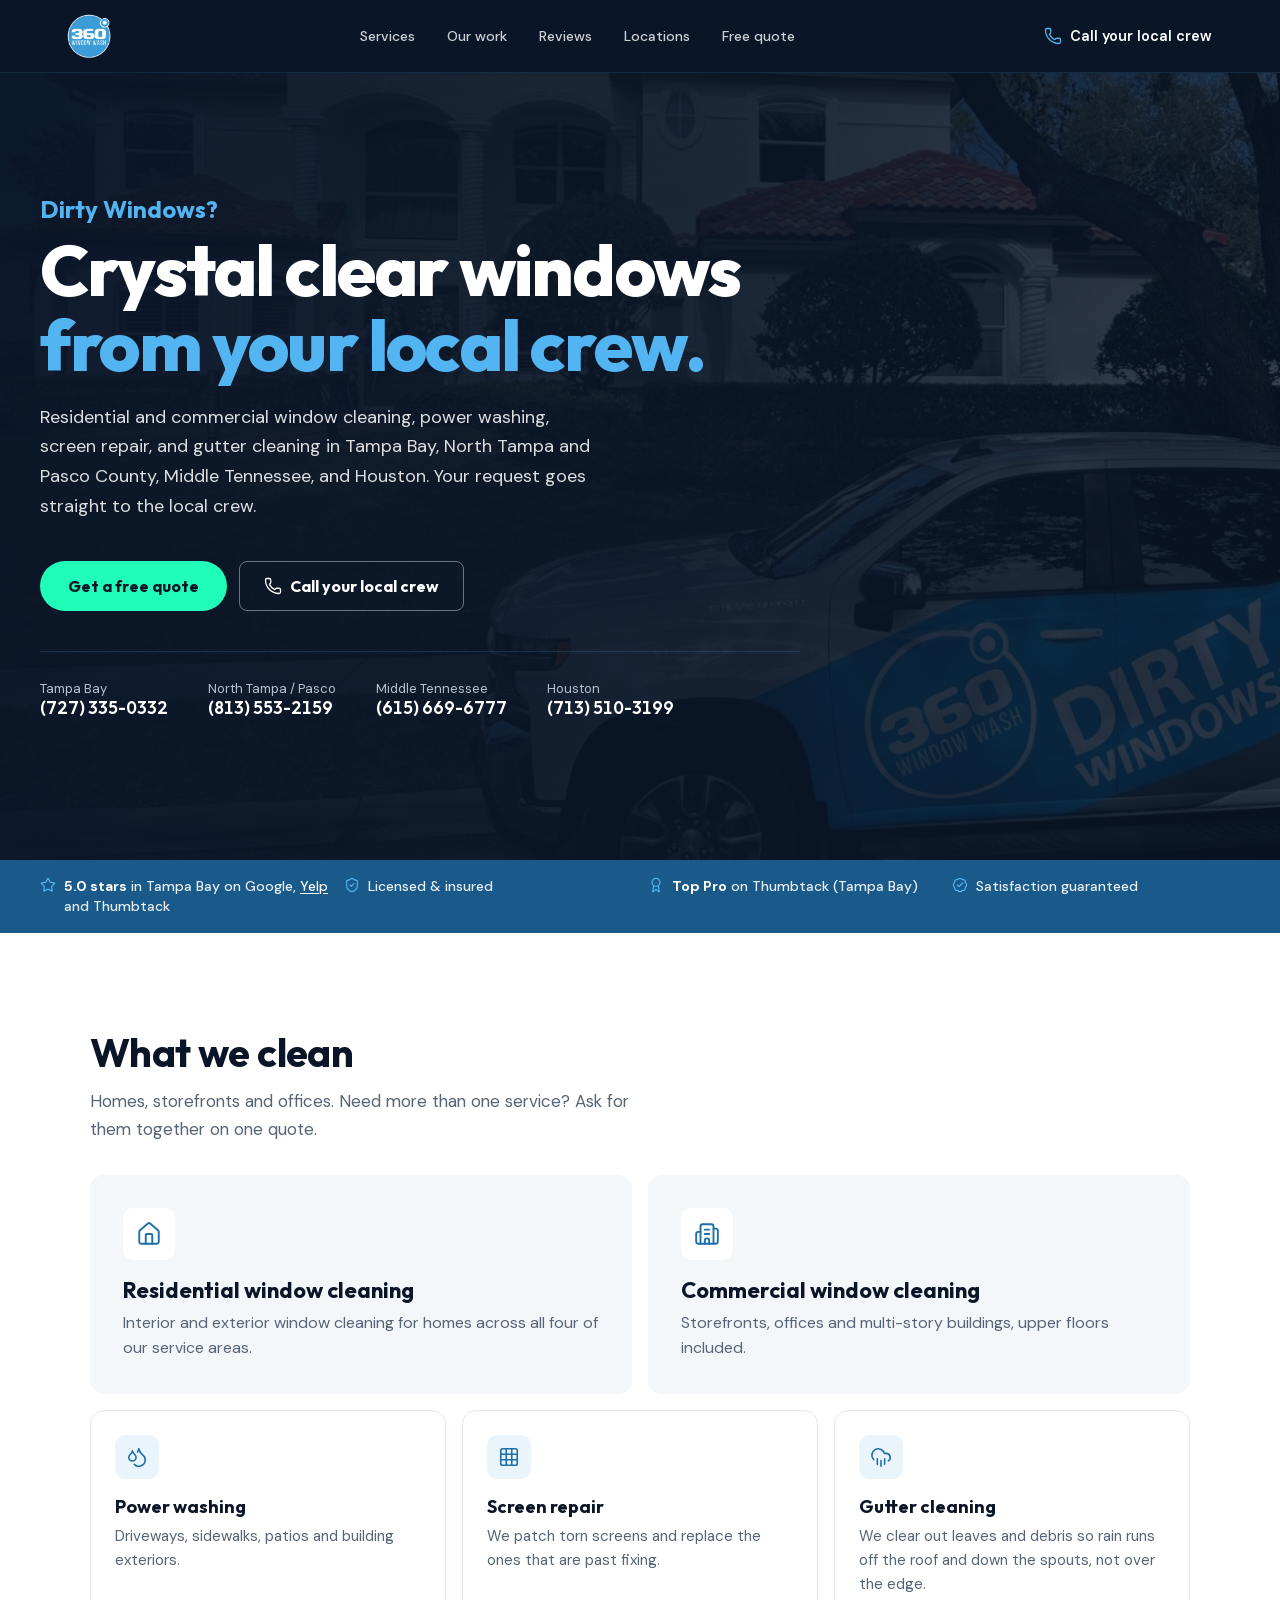
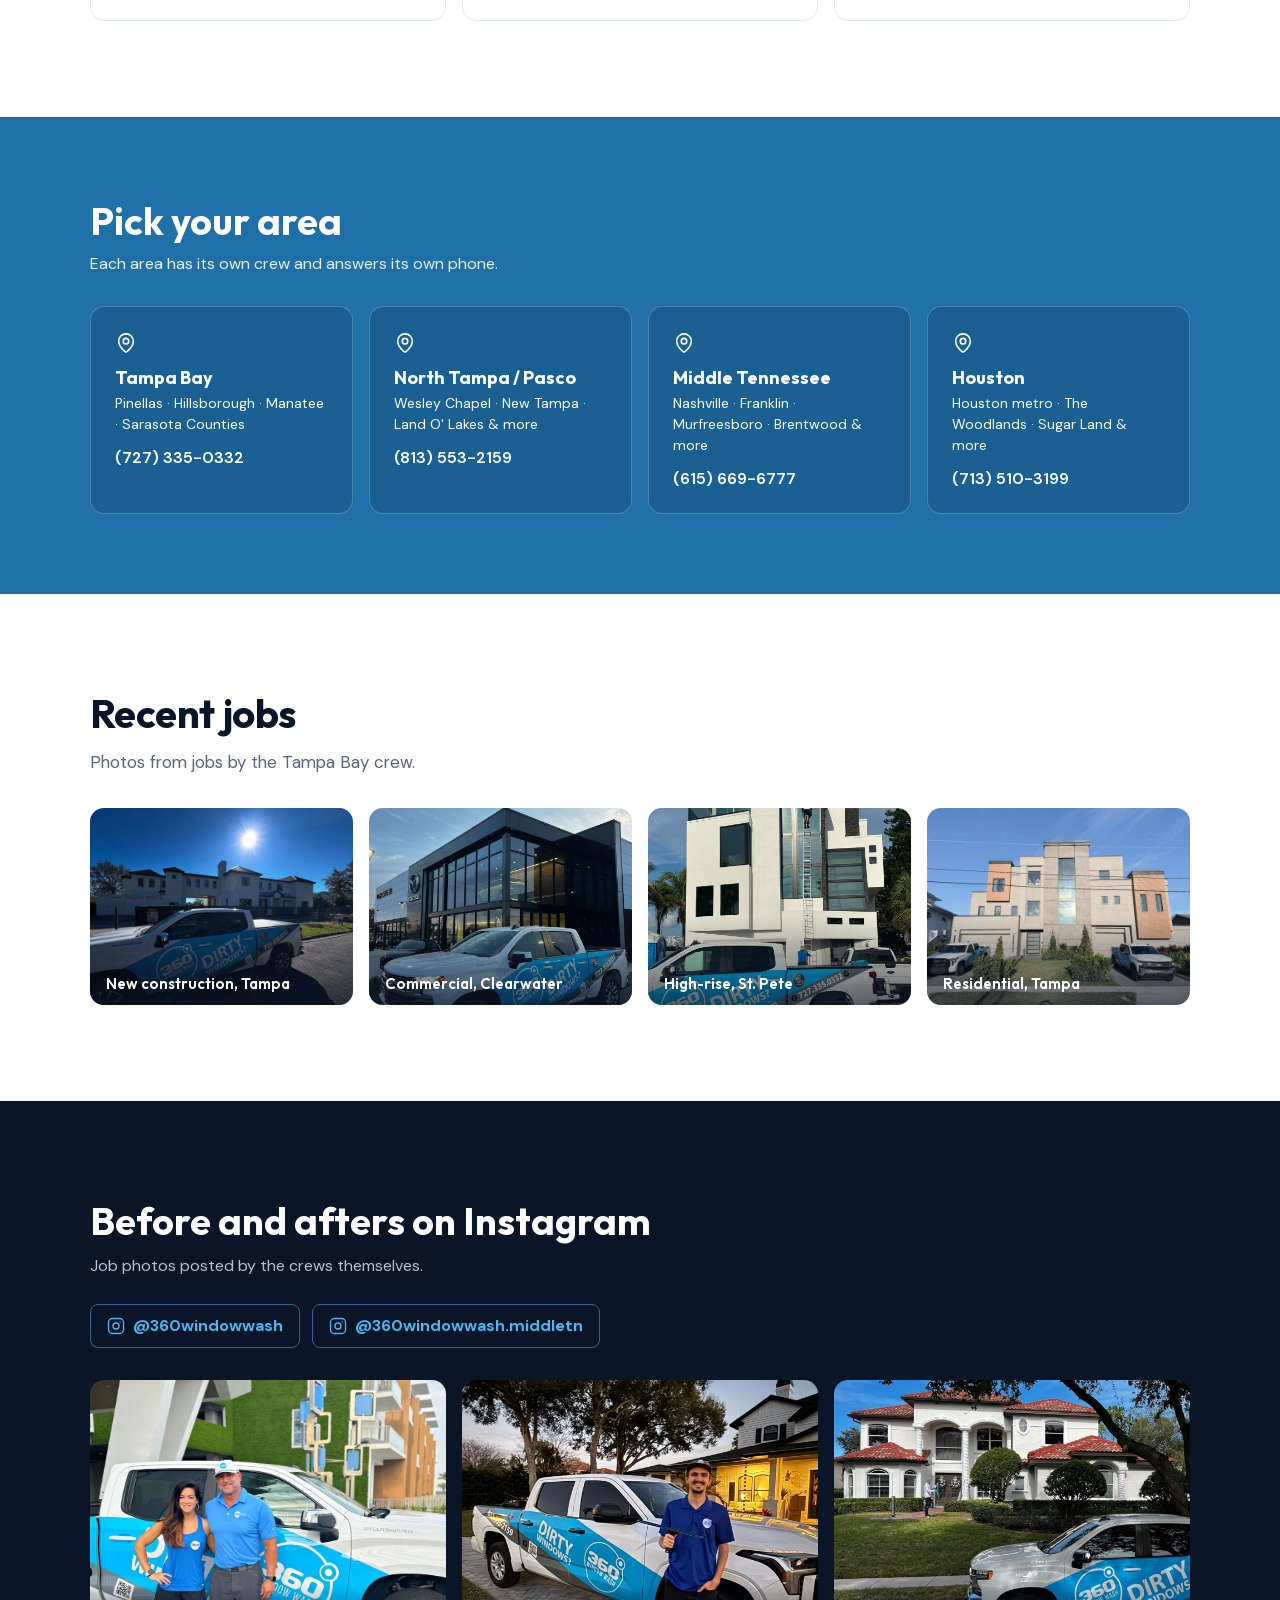
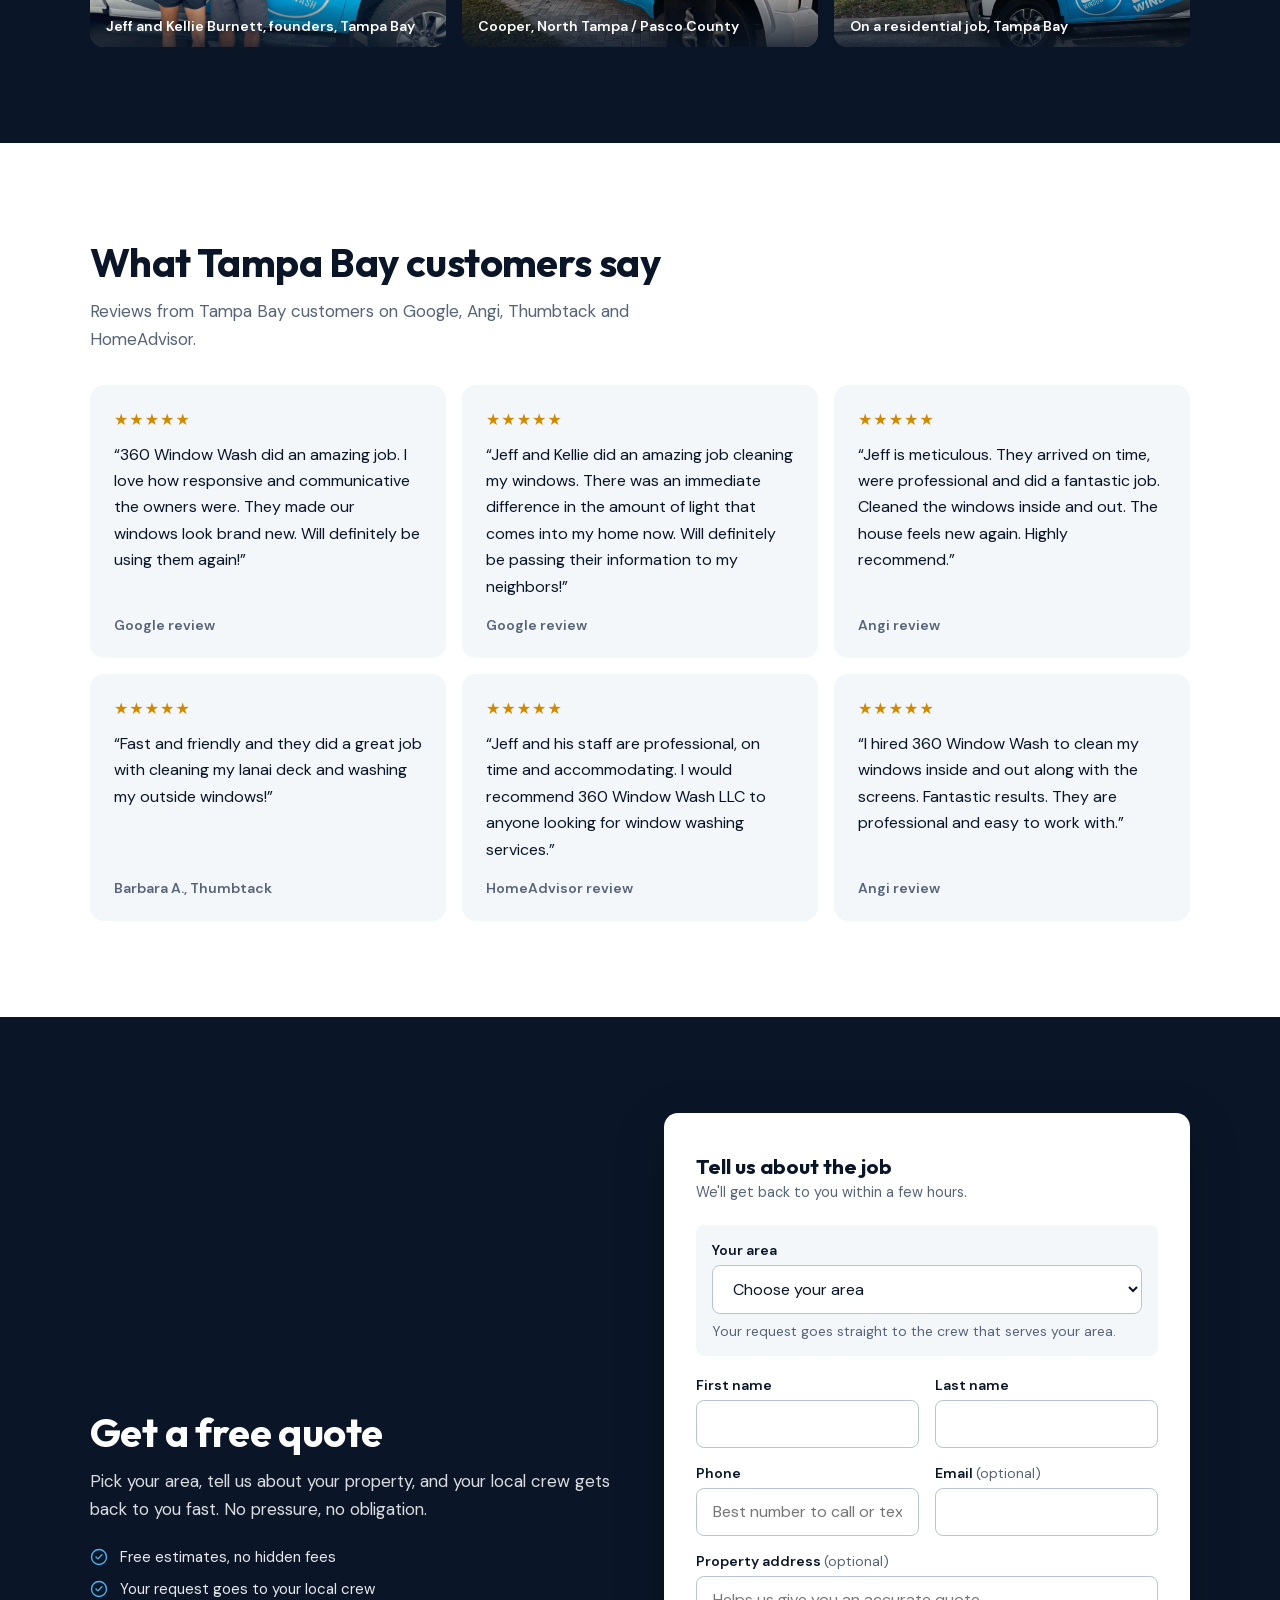
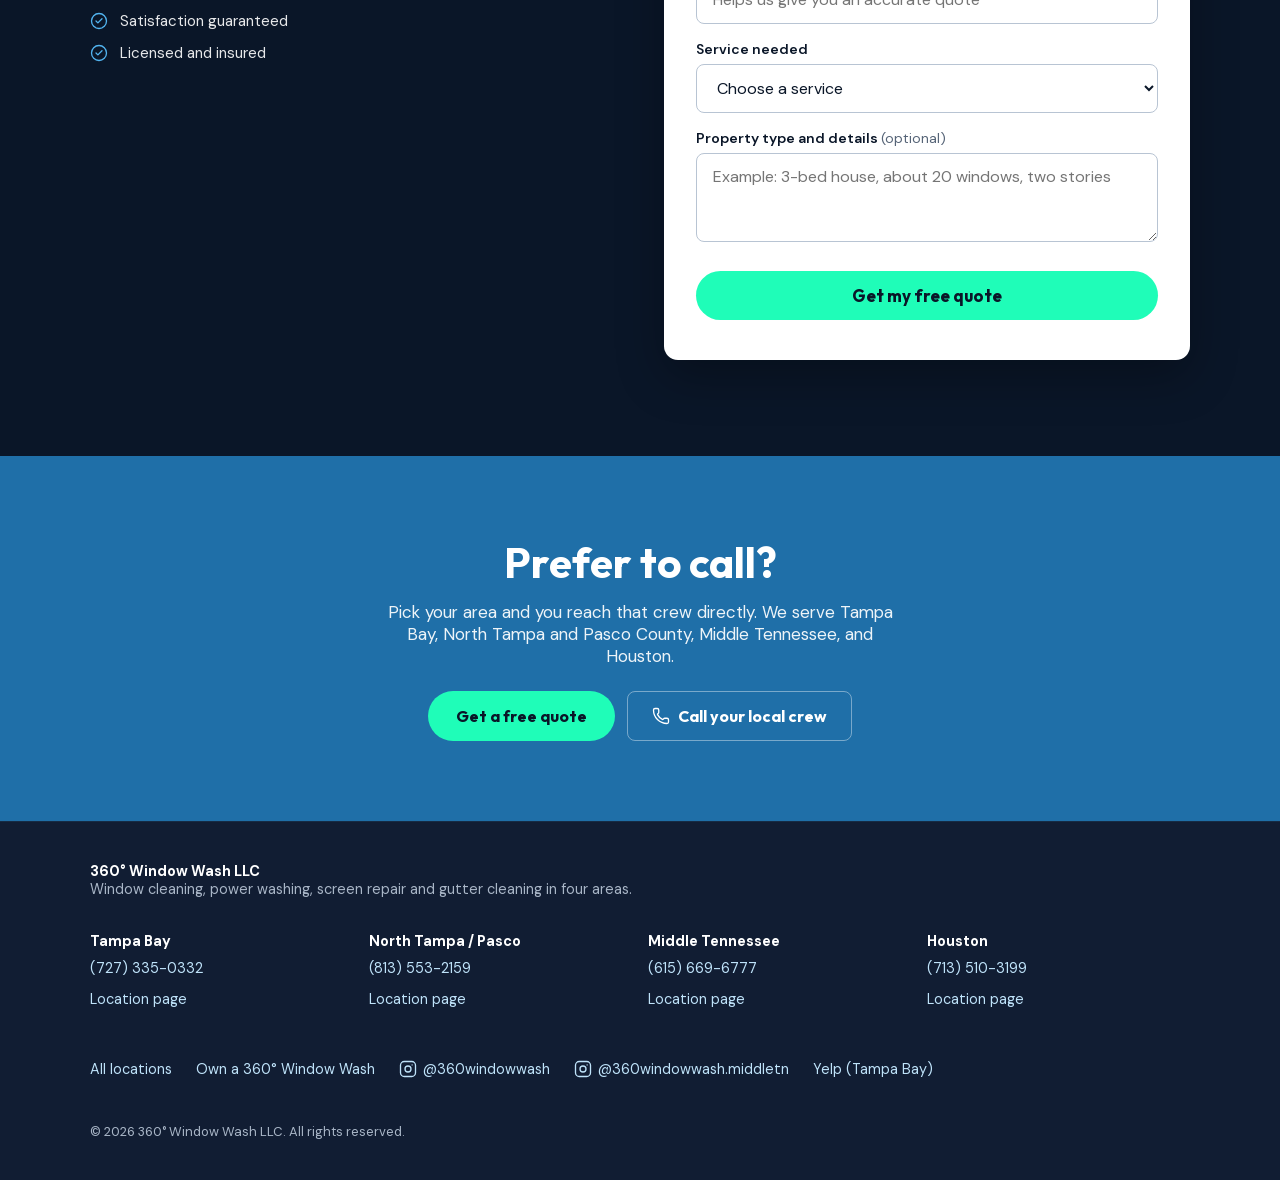
<file: index.html>
<!DOCTYPE html>
<html lang="en">
<head>
<meta charset="UTF-8">
<meta name="viewport" content="width=device-width, initial-scale=1.0">
<title>360° Window Wash | Window Cleaning in Tampa Bay, North Tampa, Nashville and Houston</title>
<meta name="description" content="Window cleaning, power washing, screen repair and gutter cleaning from local 360° crews in Tampa Bay, North Tampa and Pasco County, Middle Tennessee and Houston. Free quotes.">
<link rel="canonical" href="https://360windowwash.com/">
<meta property="og:title" content="360° Window Wash | Window Cleaning in Tampa Bay, North Tampa, Nashville and Houston">
<meta property="og:description" content="Window cleaning, power washing, screen repair and gutter cleaning from local 360° crews in Tampa Bay, North Tampa and Pasco County, Middle Tennessee and Houston. Free quotes.">
<meta property="og:type" content="website">
<meta property="og:url" content="https://360windowwash.com/">
<meta property="og:image" content="https://360windowwash.com/logo-full.png">
<meta name="twitter:card" content="summary_large_image">
<meta name="twitter:image" content="https://360windowwash.com/logo-full.png">
<meta name="theme-color" content="#0a1628">
<link rel="icon" type="image/png" href="/logo.png">
<link rel="apple-touch-icon" href="/logo.png">
<link rel="preload" href="/fonts/outfit-latin.woff2" as="font" type="font/woff2" crossorigin>
<link rel="preload" href="/fonts/dm-sans-latin.woff2" as="font" type="font/woff2" crossorigin>
<link rel="stylesheet" href="/assets/site.css">
<script type="application/ld+json">{"@context": "https://schema.org", "@type": "Organization", "name": "360° Window Wash LLC", "url": "https://360windowwash.com/", "logo": "https://360windowwash.com/logo-full.png", "sameAs": ["https://www.instagram.com/360windowwash", "https://www.instagram.com/360windowwash.middletn/", "https://www.yelp.com/biz/360-window-wash-pinellas-park-2"], "department": [{"@type": "HomeAndConstructionBusiness", "name": "360° Window Wash Tampa Bay", "telephone": "(727) 335-0332", "url": "https://360windowwash.com/tampa-bay.html"}, {"@type": "HomeAndConstructionBusiness", "name": "360° Window Wash North Tampa & Pasco County", "telephone": "(813) 553-2159", "url": "https://360windowwash.com/north-central-florida.html"}, {"@type": "HomeAndConstructionBusiness", "name": "360° Window Wash Middle Tennessee", "telephone": "(615) 669-6777", "url": "https://360windowwash.com/middle-tennessee.html"}, {"@type": "HomeAndConstructionBusiness", "name": "360° Window Wash Houston", "telephone": "(713) 510-3199", "url": "https://360windowwash.com/houston.html"}]}</script>
</head>
<body>

<nav class="nav" aria-label="Main">
  <div class="nav-inner">
    <a href="/" aria-label="360° Window Wash home"><img src="/logo-full.webp" alt="360° Window Wash" class="nav-logo" width="58" height="48"></a>
    <div class="nav-links">
      <a href="#services">Services</a>
      <a href="#gallery">Our work</a>
      <a href="#reviews">Reviews</a>
      <a href="/locations.html">Locations</a>
      <a href="#quote">Free quote</a>
    </div>
    <div class="nav-right">
      <button type="button" class="nav-phone" data-call-picker aria-haspopup="dialog"><svg class="icon" xmlns="http://www.w3.org/2000/svg" viewBox="0 0 24 24" fill="none" stroke="currentColor" stroke-width="1.75" stroke-linecap="round" stroke-linejoin="round" aria-hidden="true"><path d="M13.832 16.568a1 1 0 0 0 1.213-.303l.355-.465A2 2 0 0 1 17 15h3a2 2 0 0 1 2 2v3a2 2 0 0 1-2 2A18 18 0 0 1 2 4a2 2 0 0 1 2-2h3a2 2 0 0 1 2 2v3a2 2 0 0 1-.8 1.6l-.468.351a1 1 0 0 0-.292 1.233 14 14 0 0 0 6.392 6.384"/></svg><span>Call <span class="label-long">your local crew</span></span></button>
      <button class="nav-hamburger" id="hamburger" aria-label="Menu" aria-expanded="false" aria-controls="mobileMenu">
        <span class="bars" aria-hidden="true"><span></span><span></span><span></span></span>Menu
      </button>
    </div>
  </div>
</nav>
<div class="mobile-menu" id="mobileMenu">
  <a href="#services">Services</a>
  <a href="#gallery">Our work</a>
  <a href="#reviews">Reviews</a>
  <a href="/locations.html">Locations</a>
  <a href="#quote">Free quote</a>
  <a href="/franchise.html">Own a 360° Window Wash</a>
  <button type="button" class="mobile-cta" data-call-picker aria-haspopup="dialog">Call your local crew</button>
</div>

<section class="hero">
  <img class="hero-bg" src="/hero-home.jpg" srcset="/hero-home-760.jpg 760w, /hero-home.jpg 1260w" sizes="100vw" alt="" width="1260" height="1100" fetchpriority="high">
  <div class="hero-scrim"></div>
  <div class="hero-wrap">
    <div class="hero-inner">
      <div class="hero-tagline">Dirty Windows?</div>
      <h1>Crystal clear windows<br><span>from your local crew.</span></h1>
      <p>Residential and commercial window cleaning, power washing, screen repair, and gutter cleaning in Tampa Bay, North Tampa and Pasco County, Middle Tennessee, and Houston. Your request goes straight to the local crew.</p>
      <div class="hero-btns">
        <a href="#quote" class="btn btn-accent">Get a free quote</a>
        <button type="button" class="btn btn-glass" data-call-picker aria-haspopup="dialog"><svg class="icon" xmlns="http://www.w3.org/2000/svg" viewBox="0 0 24 24" fill="none" stroke="currentColor" stroke-width="1.75" stroke-linecap="round" stroke-linejoin="round" aria-hidden="true"><path d="M13.832 16.568a1 1 0 0 0 1.213-.303l.355-.465A2 2 0 0 1 17 15h3a2 2 0 0 1 2 2v3a2 2 0 0 1-2 2A18 18 0 0 1 2 4a2 2 0 0 1 2-2h3a2 2 0 0 1 2 2v3a2 2 0 0 1-.8 1.6l-.468.351a1 1 0 0 0-.292 1.233 14 14 0 0 0 6.392 6.384"/></svg>Call your local crew</button>
      </div>
      <div class="hero-areas" aria-label="Call a location directly"><a href="tel:+17273350332"><span class="area">Tampa Bay</span><span class="num">(727) 335-0332</span></a><a href="tel:+18135532159"><span class="area">North Tampa / Pasco</span><span class="num">(813) 553-2159</span></a><a href="tel:+16156696777"><span class="area">Middle Tennessee</span><span class="num">(615) 669-6777</span></a><a href="tel:+17135103199"><span class="area">Houston</span><span class="num">(713) 510-3199</span></a></div>
    </div>
  </div>
</section>

<div class="trust-bar">
  <div class="trust-inner">
    <div><svg class="icon" xmlns="http://www.w3.org/2000/svg" viewBox="0 0 24 24" fill="none" stroke="currentColor" stroke-width="1.75" stroke-linecap="round" stroke-linejoin="round" aria-hidden="true"><path d="M11.525 2.295a.53.53 0 0 1 .95 0l2.31 4.679a2.123 2.123 0 0 0 1.595 1.16l5.166.756a.53.53 0 0 1 .294.904l-3.736 3.638a2.123 2.123 0 0 0-.611 1.878l.882 5.14a.53.53 0 0 1-.771.56l-4.618-2.428a2.122 2.122 0 0 0-1.973 0L6.396 21.01a.53.53 0 0 1-.77-.56l.881-5.139a2.122 2.122 0 0 0-.611-1.879L2.16 9.795a.53.53 0 0 1 .294-.906l5.165-.755a2.122 2.122 0 0 0 1.597-1.16z"/></svg><strong>5.0 stars</strong> in Tampa Bay on Google, <a href="https://www.yelp.com/biz/360-window-wash-pinellas-park-2" target="_blank" rel="noopener">Yelp</a> and Thumbtack</div>
    <div><svg class="icon" xmlns="http://www.w3.org/2000/svg" viewBox="0 0 24 24" fill="none" stroke="currentColor" stroke-width="1.75" stroke-linecap="round" stroke-linejoin="round" aria-hidden="true"><path d="M20 13c0 5-3.5 7.5-7.66 8.95a1 1 0 0 1-.67-.01C7.5 20.5 4 18 4 13V6a1 1 0 0 1 1-1c2 0 4.5-1.2 6.24-2.72a1.17 1.17 0 0 1 1.52 0C14.51 3.81 17 5 19 5a1 1 0 0 1 1 1z"/><path d="m9 12 2 2 4-4"/></svg>Licensed &amp; insured</div>
    <div><svg class="icon" xmlns="http://www.w3.org/2000/svg" viewBox="0 0 24 24" fill="none" stroke="currentColor" stroke-width="1.75" stroke-linecap="round" stroke-linejoin="round" aria-hidden="true"><path d="m15.477 12.89 1.515 8.526a.5.5 0 0 1-.81.47l-3.58-2.687a1 1 0 0 0-1.197 0l-3.586 2.686a.5.5 0 0 1-.81-.469l1.514-8.526"/><circle cx="12" cy="8" r="6"/></svg><strong>Top Pro</strong> on Thumbtack (Tampa Bay)</div>
    <div><svg class="icon" xmlns="http://www.w3.org/2000/svg" viewBox="0 0 24 24" fill="none" stroke="currentColor" stroke-width="1.75" stroke-linecap="round" stroke-linejoin="round" aria-hidden="true"><path d="M3.85 8.62a4 4 0 0 1 4.78-4.77 4 4 0 0 1 6.74 0 4 4 0 0 1 4.78 4.78 4 4 0 0 1 0 6.74 4 4 0 0 1-4.77 4.78 4 4 0 0 1-6.75 0 4 4 0 0 1-4.78-4.77 4 4 0 0 1 0-6.76Z"/><path d="m16 9-5.5 5.5L8 12"/></svg>Satisfaction guaranteed</div>
  </div>
</div>

<section id="services" class="services-section">
  <div class="section-inner">
    <h2 class="section-title">What we clean</h2>
    <p class="section-desc">Homes, storefronts and offices. Need more than one service? Ask for them together on one quote.</p>
    <div class="services-grid">
      <div class="service-card lead">
        <div class="service-icon"><svg class="icon" xmlns="http://www.w3.org/2000/svg" viewBox="0 0 24 24" fill="none" stroke="currentColor" stroke-width="1.75" stroke-linecap="round" stroke-linejoin="round" aria-hidden="true"><path d="M15 21v-8a1 1 0 0 0-1-1h-4a1 1 0 0 0-1 1v8"/><path d="M3 10a2 2 0 0 1 .709-1.528l7-6a2 2 0 0 1 2.582 0l7 6A2 2 0 0 1 21 10v9a2 2 0 0 1-2 2H5a2 2 0 0 1-2-2z"/></svg></div>
        <h3>Residential window cleaning</h3>
        <p>Interior and exterior window cleaning for homes across all four of our service areas.</p>
      </div>
      <div class="service-card lead">
        <div class="service-icon"><svg class="icon" xmlns="http://www.w3.org/2000/svg" viewBox="0 0 24 24" fill="none" stroke="currentColor" stroke-width="1.75" stroke-linecap="round" stroke-linejoin="round" aria-hidden="true"><path d="M10 12h4"/><path d="M10 8h4"/><path d="M14 21v-3a2 2 0 0 0-4 0v3"/><path d="M6 10H4a2 2 0 0 0-2 2v7a2 2 0 0 0 2 2h16a2 2 0 0 0 2-2V9a2 2 0 0 0-2-2h-2"/><path d="M6 21V5a2 2 0 0 1 2-2h8a2 2 0 0 1 2 2v16"/></svg></div>
        <h3>Commercial window cleaning</h3>
        <p>Storefronts, offices and multi-story buildings, upper floors included.</p>
      </div>
      <div class="service-card">
        <div class="service-icon"><svg class="icon" xmlns="http://www.w3.org/2000/svg" viewBox="0 0 24 24" fill="none" stroke="currentColor" stroke-width="1.75" stroke-linecap="round" stroke-linejoin="round" aria-hidden="true"><path d="M7 16.3c2.2 0 4-1.83 4-4.05 0-1.16-.57-2.26-1.71-3.19S7.29 6.75 7 5.3c-.29 1.45-1.14 2.84-2.29 3.76S3 11.1 3 12.25c0 2.22 1.8 4.05 4 4.05z"/><path d="M12.56 6.6A10.97 10.97 0 0 0 14 3.02c.5 2.5 2 4.9 4 6.5s3 3.5 3 5.5a6.98 6.98 0 0 1-11.91 4.97"/></svg></div>
        <h3>Power washing</h3>
        <p>Driveways, sidewalks, patios and building exteriors.</p>
      </div>
      <div class="service-card">
        <div class="service-icon"><svg class="icon" xmlns="http://www.w3.org/2000/svg" viewBox="0 0 24 24" fill="none" stroke="currentColor" stroke-width="1.75" stroke-linecap="round" stroke-linejoin="round" aria-hidden="true"><rect width="18" height="18" x="3" y="3" rx="2"/><path d="M3 9h18"/><path d="M3 15h18"/><path d="M9 3v18"/><path d="M15 3v18"/></svg></div>
        <h3>Screen repair</h3>
        <p>We patch torn screens and replace the ones that are past fixing.</p>
      </div>
      <div class="service-card">
        <div class="service-icon"><svg class="icon" xmlns="http://www.w3.org/2000/svg" viewBox="0 0 24 24" fill="none" stroke="currentColor" stroke-width="1.75" stroke-linecap="round" stroke-linejoin="round" aria-hidden="true"><path d="M4 14.899A7 7 0 1 1 15.71 8h1.79a4.5 4.5 0 0 1 2.5 8.242"/><path d="M16 14v6"/><path d="M8 14v6"/><path d="M12 16v6"/></svg></div>
        <h3>Gutter cleaning</h3>
        <p>We clear out leaves and debris so rain runs off the roof and down the spouts, not over the edge.</p>
      </div>
    </div>
  </div>
</section>

<section class="counties-section" aria-labelledby="areasTitle">
  <div class="counties-inner">
    <h2 id="areasTitle">Pick your area</h2>
    <p>Each area has its own crew and answers its own phone.</p>
    <div class="counties-grid">
      <a href="/tampa-bay.html" class="county-card">
        <div class="county-icon"><svg class="icon" xmlns="http://www.w3.org/2000/svg" viewBox="0 0 24 24" fill="none" stroke="currentColor" stroke-width="1.75" stroke-linecap="round" stroke-linejoin="round" aria-hidden="true"><path d="M20 10c0 4.993-5.539 10.193-7.399 11.799a1 1 0 0 1-1.202 0C9.539 20.193 4 14.993 4 10a8 8 0 0 1 16 0"/><circle cx="12" cy="10" r="3"/></svg></div>
        <h3>Tampa Bay</h3>
        <p>Pinellas · Hillsborough · Manatee · Sarasota Counties</p>
        <span class="county-phone">(727) 335-0332</span>
      </a>
      <a href="/north-central-florida.html" class="county-card">
        <div class="county-icon"><svg class="icon" xmlns="http://www.w3.org/2000/svg" viewBox="0 0 24 24" fill="none" stroke="currentColor" stroke-width="1.75" stroke-linecap="round" stroke-linejoin="round" aria-hidden="true"><path d="M20 10c0 4.993-5.539 10.193-7.399 11.799a1 1 0 0 1-1.202 0C9.539 20.193 4 14.993 4 10a8 8 0 0 1 16 0"/><circle cx="12" cy="10" r="3"/></svg></div>
        <h3>North Tampa / Pasco</h3>
        <p>Wesley Chapel · New Tampa · Land O' Lakes &amp; more</p>
        <span class="county-phone">(813) 553-2159</span>
      </a>
      <a href="/middle-tennessee.html" class="county-card">
        <div class="county-icon"><svg class="icon" xmlns="http://www.w3.org/2000/svg" viewBox="0 0 24 24" fill="none" stroke="currentColor" stroke-width="1.75" stroke-linecap="round" stroke-linejoin="round" aria-hidden="true"><path d="M20 10c0 4.993-5.539 10.193-7.399 11.799a1 1 0 0 1-1.202 0C9.539 20.193 4 14.993 4 10a8 8 0 0 1 16 0"/><circle cx="12" cy="10" r="3"/></svg></div>
        <h3>Middle Tennessee</h3>
        <p>Nashville · Franklin · Murfreesboro · Brentwood &amp; more</p>
        <span class="county-phone">(615) 669-6777</span>
      </a>
      <a href="/houston.html" class="county-card">
        <div class="county-icon"><svg class="icon" xmlns="http://www.w3.org/2000/svg" viewBox="0 0 24 24" fill="none" stroke="currentColor" stroke-width="1.75" stroke-linecap="round" stroke-linejoin="round" aria-hidden="true"><path d="M20 10c0 4.993-5.539 10.193-7.399 11.799a1 1 0 0 1-1.202 0C9.539 20.193 4 14.993 4 10a8 8 0 0 1 16 0"/><circle cx="12" cy="10" r="3"/></svg></div>
        <h3>Houston</h3>
        <p>Houston metro · The Woodlands · Sugar Land &amp; more</p>
        <span class="county-phone">(713) 510-3199</span>
      </a>
    </div>
  </div>
</section>

<section id="gallery" class="gallery-section">
  <div class="section-inner">
    <h2 class="section-title">Recent jobs</h2>
    <p class="section-desc">Photos from jobs by the Tampa Bay crew.</p>
    <div class="gallery-grid">
      <figure class="gallery-item">
        <img src="/work-1.jpg" alt="New construction window cleaning" loading="lazy" width="640" height="480">
        <figcaption class="gallery-label">New construction, Tampa</figcaption>
      </figure>
      <figure class="gallery-item">
        <img src="/commercial-1.jpg" alt="Commercial window cleaning at a Clearwater dealership" loading="lazy" width="640" height="480">
        <figcaption class="gallery-label">Commercial, Clearwater</figcaption>
      </figure>
      <figure class="gallery-item">
        <img src="/work-action.jpg" alt="Crew on a ladder cleaning windows on a four-story home" loading="lazy" width="640" height="480">
        <figcaption class="gallery-label">High-rise, St. Pete</figcaption>
      </figure>
      <figure class="gallery-item">
        <img src="/residential-1.jpg" alt="Two 360 trucks outside a modern home after a window cleaning" loading="lazy" width="640" height="480">
        <figcaption class="gallery-label">Residential, Tampa</figcaption>
      </figure>
    </div>
  </div>
</section>

<section class="instagram-section">
  <div class="instagram-inner">
    <h2>Before and afters on Instagram</h2>
    <p>Job photos posted by the crews themselves.</p>
    <div class="insta-handles">
      <a href="https://www.instagram.com/360windowwash" target="_blank" rel="noopener" class="insta-handle"><svg class="icon" xmlns="http://www.w3.org/2000/svg" viewBox="0 0 24 24" fill="none" stroke="currentColor" stroke-width="1.75" stroke-linecap="round" stroke-linejoin="round" aria-hidden="true"><rect width="20" height="20" x="2" y="2" rx="5"/><circle cx="12" cy="12" r="4"/><line x1="17.5" x2="17.51" y1="6.5" y2="6.5"/></svg>@360windowwash</a>
      <a href="https://www.instagram.com/360windowwash.middletn/" target="_blank" rel="noopener" class="insta-handle"><svg class="icon" xmlns="http://www.w3.org/2000/svg" viewBox="0 0 24 24" fill="none" stroke="currentColor" stroke-width="1.75" stroke-linecap="round" stroke-linejoin="round" aria-hidden="true"><rect width="20" height="20" x="2" y="2" rx="5"/><circle cx="12" cy="12" r="4"/><line x1="17.5" x2="17.51" y1="6.5" y2="6.5"/></svg>@360windowwash.middletn</a>
    </div>
    <div class="photo-row">
      <figure><img src="/jeff-kellie.jpg" alt="Founders Jeff and Kellie Burnett next to a 360 Window Wash truck" loading="lazy" width="480" height="360"><figcaption>Jeff and Kellie Burnett, founders, Tampa Bay</figcaption></figure>
      <figure><img src="/cooper.jpg" alt="Cooper with his 360 Window Wash truck" loading="lazy" width="480" height="360"><figcaption>Cooper, North Tampa / Pasco County</figcaption></figure>
      <figure><img src="/hero-home.jpg" alt="A 360 Window Wash crew member cleaning a front door, with the truck parked out front" loading="lazy" width="1260" height="1100"><figcaption>On a residential job, Tampa Bay</figcaption></figure>
    </div>
  </div>
</section>

<section id="reviews" class="reviews-section">
  <div class="section-inner">
    <h2 class="section-title">What Tampa Bay customers say</h2>
    <p class="section-desc">Reviews from Tampa Bay customers on Google, Angi, Thumbtack and HomeAdvisor.</p>
    <div class="reviews-grid">
      <figure class="review-card">
        <div class="review-stars" aria-label="5 out of 5 stars">★★★★★</div>
        <blockquote class="review-text">“360 Window Wash did an amazing job. I love how responsive and communicative the owners were. They made our windows look brand new. Will definitely be using them again!”</blockquote>
        <figcaption class="review-author">Google review</figcaption>
      </figure>
      <figure class="review-card">
        <div class="review-stars" aria-label="5 out of 5 stars">★★★★★</div>
        <blockquote class="review-text">“Jeff and Kellie did an amazing job cleaning my windows. There was an immediate difference in the amount of light that comes into my home now. Will definitely be passing their information to my neighbors!”</blockquote>
        <figcaption class="review-author">Google review</figcaption>
      </figure>
      <figure class="review-card">
        <div class="review-stars" aria-label="5 out of 5 stars">★★★★★</div>
        <blockquote class="review-text">“Jeff is meticulous. They arrived on time, were professional and did a fantastic job. Cleaned the windows inside and out. The house feels new again. Highly recommend.”</blockquote>
        <figcaption class="review-author">Angi review</figcaption>
      </figure>
      <figure class="review-card">
        <div class="review-stars" aria-label="5 out of 5 stars">★★★★★</div>
        <blockquote class="review-text">“Fast and friendly and they did a great job with cleaning my lanai deck and washing my outside windows!”</blockquote>
        <figcaption class="review-author">Barbara A., Thumbtack</figcaption>
      </figure>
      <figure class="review-card">
        <div class="review-stars" aria-label="5 out of 5 stars">★★★★★</div>
        <blockquote class="review-text">“Jeff and his staff are professional, on time and accommodating. I would recommend 360 Window Wash LLC to anyone looking for window washing services.”</blockquote>
        <figcaption class="review-author">HomeAdvisor review</figcaption>
      </figure>
      <figure class="review-card">
        <div class="review-stars" aria-label="5 out of 5 stars">★★★★★</div>
        <blockquote class="review-text">“I hired 360 Window Wash to clean my windows inside and out along with the screens. Fantastic results. They are professional and easy to work with.”</blockquote>
        <figcaption class="review-author">Angi review</figcaption>
      </figure>
    </div>
  </div>
</section>

<section id="quote" class="quote-section">
  <div class="section-inner">
    <div class="quote-inner">
      <div class="quote-text">
        <h2 class="section-title">Get a free quote</h2>
        <p class="section-desc">Pick your area, tell us about your property, and your local crew gets back to you fast. No pressure, no obligation.</p>
        <ul class="quote-features"><li class="quote-feat"><svg class="icon" xmlns="http://www.w3.org/2000/svg" viewBox="0 0 24 24" fill="none" stroke="currentColor" stroke-width="1.75" stroke-linecap="round" stroke-linejoin="round" aria-hidden="true"><circle cx="12" cy="12" r="10"/><path d="m16 9-5.5 5.5L8 12"/></svg>Free estimates, no hidden fees</li><li class="quote-feat"><svg class="icon" xmlns="http://www.w3.org/2000/svg" viewBox="0 0 24 24" fill="none" stroke="currentColor" stroke-width="1.75" stroke-linecap="round" stroke-linejoin="round" aria-hidden="true"><circle cx="12" cy="12" r="10"/><path d="m16 9-5.5 5.5L8 12"/></svg>Your request goes to your local crew</li><li class="quote-feat"><svg class="icon" xmlns="http://www.w3.org/2000/svg" viewBox="0 0 24 24" fill="none" stroke="currentColor" stroke-width="1.75" stroke-linecap="round" stroke-linejoin="round" aria-hidden="true"><circle cx="12" cy="12" r="10"/><path d="m16 9-5.5 5.5L8 12"/></svg>Satisfaction guaranteed</li><li class="quote-feat"><svg class="icon" xmlns="http://www.w3.org/2000/svg" viewBox="0 0 24 24" fill="none" stroke="currentColor" stroke-width="1.75" stroke-linecap="round" stroke-linejoin="round" aria-hidden="true"><circle cx="12" cy="12" r="10"/><path d="m16 9-5.5 5.5L8 12"/></svg>Licensed and insured</li></ul>
      </div>
      <div class="quote-form">
        <h3>Tell us about the job</h3>
        <p class="subtitle">We'll get back to you within a few hours.</p>
        <form data-quote-form>
          <div class="form-area">
            <div class="form-group" style="margin-bottom:0">
              <label for="qarea">Your area</label>
              <select id="qarea" name="area" required>
                <option value="">Choose your area</option>
                <option value="tampa-bay">Tampa Bay</option><option value="north-tampa-pasco">North Tampa & Pasco County</option><option value="middle-tennessee">Middle Tennessee (Nashville)</option><option value="houston">Houston</option>
                <option value="not-sure">Not sure / other</option>
              </select>
              <p class="hint" data-area-hint aria-live="polite">Your request goes straight to the crew that serves your area.</p>
            </div>
          </div>
          <div class="form-row">
            <div class="form-group"><label for="qfname">First name</label><input type="text" id="qfname" name="firstName" autocomplete="given-name" required></div>
            <div class="form-group"><label for="qlname">Last name</label><input type="text" id="qlname" name="lastName" autocomplete="family-name" required></div>
          </div>
          <div class="form-row">
            <div class="form-group"><label for="qphone">Phone</label><input type="tel" id="qphone" name="phone" placeholder="Best number to call or text" autocomplete="tel" required></div>
            <div class="form-group"><label for="qemail">Email <span class="opt">(optional)</span></label><input type="email" id="qemail" name="email" autocomplete="email"></div>
          </div>
          <div class="form-group">
            <label for="qaddress">Property address <span class="opt">(optional)</span></label>
            <input type="text" id="qaddress" name="address" autocomplete="street-address" placeholder="Helps us give you an accurate quote">
          </div>
          <div class="form-group">
            <label for="qservice">Service needed</label>
            <select id="qservice" name="service" required>
              <option value="">Choose a service</option>
              <option value="Residential Window Cleaning">Residential window cleaning</option>
              <option value="Commercial Window Cleaning">Commercial window cleaning</option>
              <option value="Power Washing">Power washing</option>
              <option value="Screen Repair">Screen repair or replacement</option>
              <option value="Gutter Cleaning">Gutter cleaning</option>
              <option value="Multiple Services">More than one service</option>
            </select>
          </div>
          <div class="form-group">
            <label for="qdetails">Property type and details <span class="opt">(optional)</span></label>
            <textarea id="qdetails" name="details" rows="3" placeholder="Example: 3-bed house, about 20 windows, two stories"></textarea>
          </div>
          <button type="submit" class="btn btn-submit">Get my free quote</button>
        </form>
        <div class="form-error" role="alert"></div>
        <div class="form-success" tabindex="-1">
          <svg class="icon" xmlns="http://www.w3.org/2000/svg" viewBox="0 0 24 24" fill="none" stroke="currentColor" stroke-width="1.75" stroke-linecap="round" stroke-linejoin="round" aria-hidden="true"><circle cx="12" cy="12" r="10"/><path d="m16 9-5.5 5.5L8 12"/></svg>
          <h3>Quote request received</h3>
          <p>We'll call you back within a few hours to talk about the job and give you a free estimate.</p>
        </div>
      </div>
    </div>
  </div>
</section>

<section class="cta-section">
  <h2>Prefer to call?</h2>
  <p>Pick your area and you reach that crew directly. We serve Tampa Bay, North Tampa and Pasco County, Middle Tennessee, and Houston.</p>
  <div class="cta-btns">
    <a href="#quote" class="btn btn-accent">Get a free quote</a>
    <button type="button" class="btn btn-glass" data-call-picker aria-haspopup="dialog"><svg class="icon" xmlns="http://www.w3.org/2000/svg" viewBox="0 0 24 24" fill="none" stroke="currentColor" stroke-width="1.75" stroke-linecap="round" stroke-linejoin="round" aria-hidden="true"><path d="M13.832 16.568a1 1 0 0 0 1.213-.303l.355-.465A2 2 0 0 1 17 15h3a2 2 0 0 1 2 2v3a2 2 0 0 1-2 2A18 18 0 0 1 2 4a2 2 0 0 1 2-2h3a2 2 0 0 1 2 2v3a2 2 0 0 1-.8 1.6l-.468.351a1 1 0 0 0-.292 1.233 14 14 0 0 0 6.392 6.384"/></svg>Call your local crew</button>
  </div>
</section>

<footer>
  <div class="footer-inner">
    <div><strong>360° Window Wash LLC</strong><br>Window cleaning, power washing, screen repair and gutter cleaning in four areas.</div>
    <div class="footer-locs">
      <div><strong>Tampa Bay</strong><br><a href="tel:+17273350332">(727) 335-0332</a><br><a href="/tampa-bay.html">Location page</a></div>
      <div><strong>North Tampa / Pasco</strong><br><a href="tel:+18135532159">(813) 553-2159</a><br><a href="/north-central-florida.html">Location page</a></div>
      <div><strong>Middle Tennessee</strong><br><a href="tel:+16156696777">(615) 669-6777</a><br><a href="/middle-tennessee.html">Location page</a></div>
      <div><strong>Houston</strong><br><a href="tel:+17135103199">(713) 510-3199</a><br><a href="/houston.html">Location page</a></div>
    </div>
    <div class="footer-links">
      <a href="/locations.html">All locations</a>
      <a href="/franchise.html">Own a 360° Window Wash</a>
      <a href="https://www.instagram.com/360windowwash" target="_blank" rel="noopener"><svg class="icon" xmlns="http://www.w3.org/2000/svg" viewBox="0 0 24 24" fill="none" stroke="currentColor" stroke-width="1.75" stroke-linecap="round" stroke-linejoin="round" aria-hidden="true"><rect width="20" height="20" x="2" y="2" rx="5"/><circle cx="12" cy="12" r="4"/><line x1="17.5" x2="17.51" y1="6.5" y2="6.5"/></svg>@360windowwash</a>
      <a href="https://www.instagram.com/360windowwash.middletn/" target="_blank" rel="noopener"><svg class="icon" xmlns="http://www.w3.org/2000/svg" viewBox="0 0 24 24" fill="none" stroke="currentColor" stroke-width="1.75" stroke-linecap="round" stroke-linejoin="round" aria-hidden="true"><rect width="20" height="20" x="2" y="2" rx="5"/><circle cx="12" cy="12" r="4"/><line x1="17.5" x2="17.51" y1="6.5" y2="6.5"/></svg>@360windowwash.middletn</a>
      <a href="https://www.yelp.com/biz/360-window-wash-pinellas-park-2" target="_blank" rel="noopener">Yelp (Tampa Bay)</a>
    </div>
    <div class="footer-legal">&copy; 2026 360° Window Wash LLC. All rights reserved.</div>
  </div>
</footer>

<dialog class="call-picker" id="callPicker" aria-labelledby="callPickerTitle">
  <div class="call-picker-inner">
    <div class="call-picker-head">
      <h2 id="callPickerTitle">Call your local crew</h2>
      <button type="button" class="close" data-close aria-label="Close"><svg class="icon" xmlns="http://www.w3.org/2000/svg" viewBox="0 0 24 24" fill="none" stroke="currentColor" stroke-width="1.75" stroke-linecap="round" stroke-linejoin="round" aria-hidden="true"><path d="M18 6 6 18"/><path d="m6 6 12 12"/></svg></button>
    </div>
    <p>Each location answers its own phone. Pick yours.</p>
    <ul class="call-list">
      <li><a href="tel:+17273350332"><span class="area">Tampa Bay<span class="sub">Pinellas, Hillsborough, Manatee, Sarasota</span></span><span class="num"><svg class="icon" xmlns="http://www.w3.org/2000/svg" viewBox="0 0 24 24" fill="none" stroke="currentColor" stroke-width="1.75" stroke-linecap="round" stroke-linejoin="round" aria-hidden="true"><path d="M13.832 16.568a1 1 0 0 0 1.213-.303l.355-.465A2 2 0 0 1 17 15h3a2 2 0 0 1 2 2v3a2 2 0 0 1-2 2A18 18 0 0 1 2 4a2 2 0 0 1 2-2h3a2 2 0 0 1 2 2v3a2 2 0 0 1-.8 1.6l-.468.351a1 1 0 0 0-.292 1.233 14 14 0 0 0 6.392 6.384"/></svg>(727) 335-0332</span></a></li>
      <li><a href="tel:+18135532159"><span class="area">North Tampa / Pasco<span class="sub">Wesley Chapel, New Tampa, Land O' Lakes</span></span><span class="num"><svg class="icon" xmlns="http://www.w3.org/2000/svg" viewBox="0 0 24 24" fill="none" stroke="currentColor" stroke-width="1.75" stroke-linecap="round" stroke-linejoin="round" aria-hidden="true"><path d="M13.832 16.568a1 1 0 0 0 1.213-.303l.355-.465A2 2 0 0 1 17 15h3a2 2 0 0 1 2 2v3a2 2 0 0 1-2 2A18 18 0 0 1 2 4a2 2 0 0 1 2-2h3a2 2 0 0 1 2 2v3a2 2 0 0 1-.8 1.6l-.468.351a1 1 0 0 0-.292 1.233 14 14 0 0 0 6.392 6.384"/></svg>(813) 553-2159</span></a></li>
      <li><a href="tel:+16156696777"><span class="area">Middle Tennessee<span class="sub">Nashville, Franklin, Murfreesboro</span></span><span class="num"><svg class="icon" xmlns="http://www.w3.org/2000/svg" viewBox="0 0 24 24" fill="none" stroke="currentColor" stroke-width="1.75" stroke-linecap="round" stroke-linejoin="round" aria-hidden="true"><path d="M13.832 16.568a1 1 0 0 0 1.213-.303l.355-.465A2 2 0 0 1 17 15h3a2 2 0 0 1 2 2v3a2 2 0 0 1-2 2A18 18 0 0 1 2 4a2 2 0 0 1 2-2h3a2 2 0 0 1 2 2v3a2 2 0 0 1-.8 1.6l-.468.351a1 1 0 0 0-.292 1.233 14 14 0 0 0 6.392 6.384"/></svg>(615) 669-6777</span></a></li>
      <li><a href="tel:+17135103199"><span class="area">Houston<span class="sub">The Woodlands, Sugar Land, Katy</span></span><span class="num"><svg class="icon" xmlns="http://www.w3.org/2000/svg" viewBox="0 0 24 24" fill="none" stroke="currentColor" stroke-width="1.75" stroke-linecap="round" stroke-linejoin="round" aria-hidden="true"><path d="M13.832 16.568a1 1 0 0 0 1.213-.303l.355-.465A2 2 0 0 1 17 15h3a2 2 0 0 1 2 2v3a2 2 0 0 1-2 2A18 18 0 0 1 2 4a2 2 0 0 1 2-2h3a2 2 0 0 1 2 2v3a2 2 0 0 1-.8 1.6l-.468.351a1 1 0 0 0-.292 1.233 14 14 0 0 0 6.392 6.384"/></svg>(713) 510-3199</span></a></li>
    </ul>
  </div>
</dialog>
<script src="/assets/site.js" defer></script>
</body>
</html>
</file>
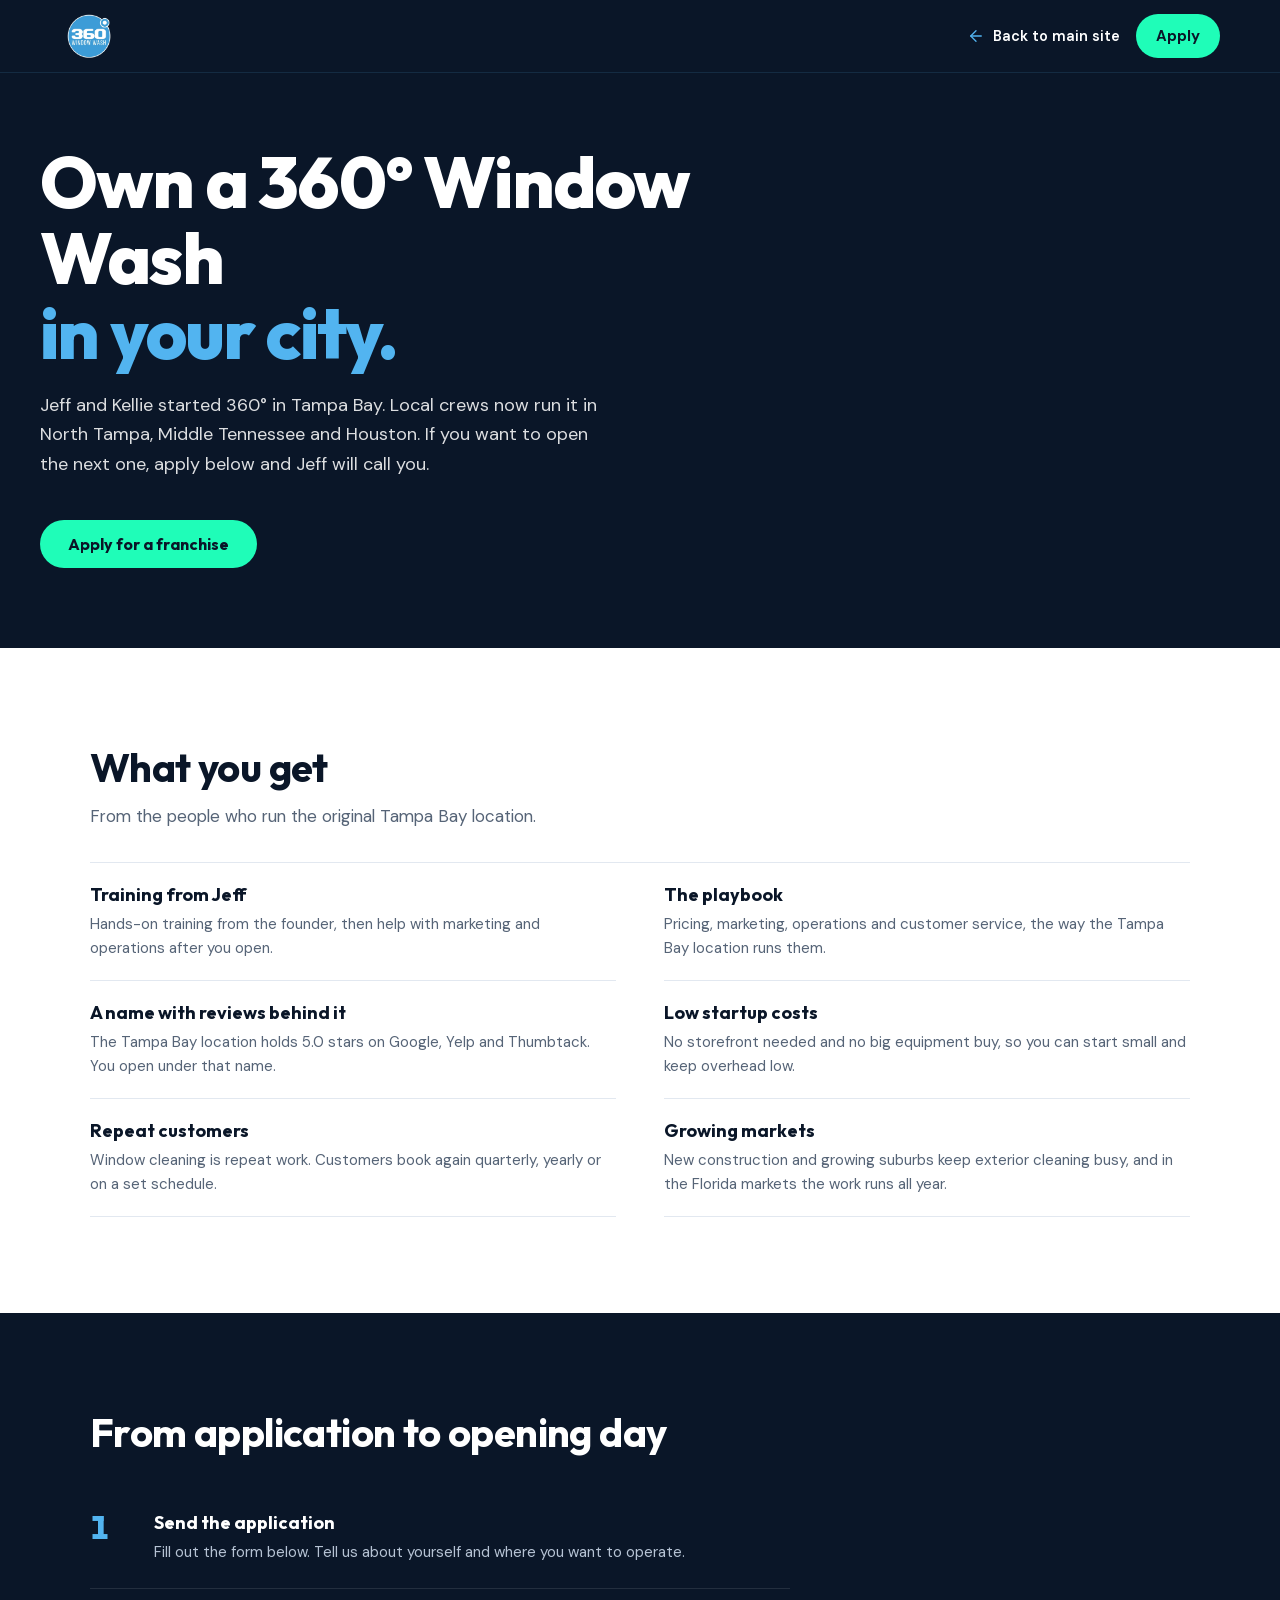
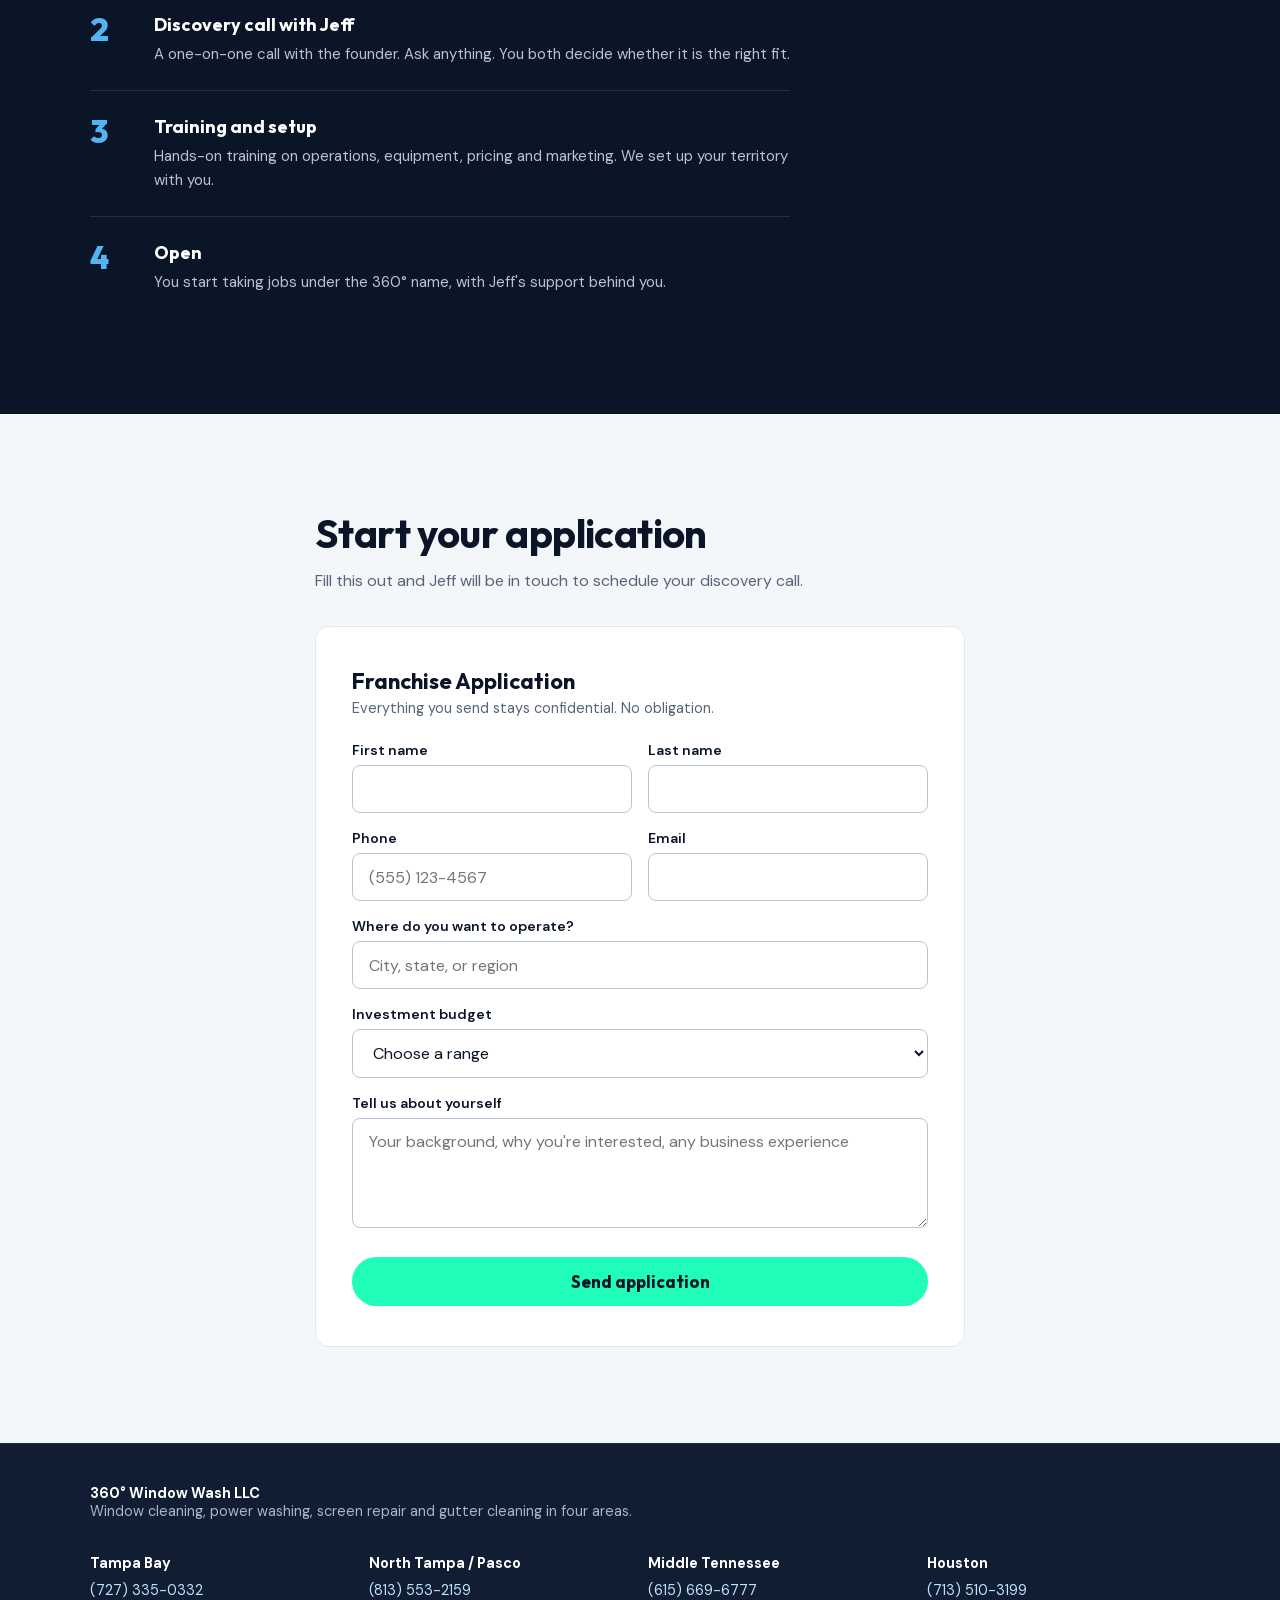
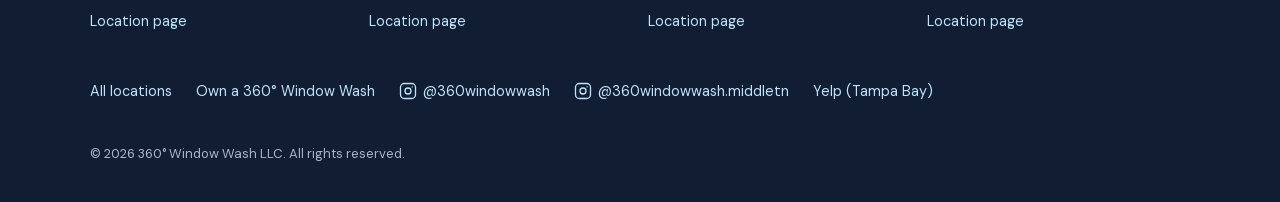
<file: franchise.html>
<!DOCTYPE html>
<html lang="en">
<head>
<meta charset="UTF-8">
<meta name="viewport" content="width=device-width, initial-scale=1.0">
<title>Own a 360° Window Wash | Franchise Opportunities</title>
<meta name="description" content="Run your own 360° Window Wash. Open a 360° Window Wash in your city. Hands-on training from the founder, the Tampa Bay playbook, and a 5.0-star name behind you. Apply for a franchise.">
<link rel="canonical" href="https://360windowwash.com/franchise.html">
<meta property="og:title" content="Own a 360° Window Wash | Franchise Opportunities">
<meta property="og:description" content="Run your own 360° Window Wash. Open a 360° Window Wash in your city. Hands-on training from the founder, the Tampa Bay playbook, and a 5.0-star name behind you. Apply for a franchise.">
<meta property="og:type" content="website">
<meta property="og:url" content="https://360windowwash.com/franchise.html">
<meta property="og:image" content="https://360windowwash.com/logo-full.png">
<meta name="twitter:card" content="summary_large_image">
<meta name="twitter:image" content="https://360windowwash.com/logo-full.png">
<meta name="theme-color" content="#0a1628">
<link rel="icon" type="image/png" href="/logo.png">
<link rel="apple-touch-icon" href="/logo.png">
<link rel="preload" href="/fonts/outfit-latin.woff2" as="font" type="font/woff2" crossorigin>
<link rel="preload" href="/fonts/dm-sans-latin.woff2" as="font" type="font/woff2" crossorigin>
<link rel="stylesheet" href="/assets/site.css">
</head>
<body>

<nav class="nav" aria-label="Main">
  <div class="nav-inner">
    <a href="/" aria-label="360° Window Wash home"><img src="/logo-full.webp" alt="360° Window Wash" class="nav-logo" width="58" height="48"></a>
    <div class="nav-right">
      <a href="/" class="nav-phone" aria-label="Back to main site"><svg class="icon" xmlns="http://www.w3.org/2000/svg" viewBox="0 0 24 24" fill="none" stroke="currentColor" stroke-width="1.75" stroke-linecap="round" stroke-linejoin="round" aria-hidden="true"><path d="m12 19-7-7 7-7"/><path d="M19 12H5"/></svg><span class="label-long">Back to main site</span></a>
      <a href="#apply" class="nav-cta">Apply</a>
    </div>
  </div>
</nav>

<section class="hero hero-center">
  <div class="hero-wrap">
    <div class="hero-inner">
      <h1>Own a 360° Window Wash<br><span>in your city.</span></h1>
      <p>Jeff and Kellie started 360° in Tampa Bay. Local crews now run it in North Tampa, Middle Tennessee and Houston. If you want to open the next one, apply below and Jeff will call you.</p>
      <a href="#apply" class="btn btn-accent">Apply for a franchise</a>
    </div>
  </div>
</section>

<section>
  <div class="section-inner">
    <h2 class="section-title">What you get</h2>
    <p class="section-desc">From the people who run the original Tampa Bay location.</p>
    <ul class="why-list">
      <li><h3>Training from Jeff</h3><p>Hands-on training from the founder, then help with marketing and operations after you open.</p></li>
      <li><h3>The playbook</h3><p>Pricing, marketing, operations and customer service, the way the Tampa Bay location runs them.</p></li>
      <li><h3>A name with reviews behind it</h3><p>The Tampa Bay location holds 5.0 stars on Google, Yelp and Thumbtack. You open under that name.</p></li>
      <li><h3>Low startup costs</h3><p>No storefront needed and no big equipment buy, so you can start small and keep overhead low.</p></li>
      <li><h3>Repeat customers</h3><p>Window cleaning is repeat work. Customers book again quarterly, yearly or on a set schedule.</p></li>
      <li><h3>Growing markets</h3><p>New construction and growing suburbs keep exterior cleaning busy, and in the Florida markets the work runs all year.</p></li>
    </ul>
  </div>
</section>

<section class="steps-section">
  <div class="section-inner">
    <h2 class="section-title">From application to opening day</h2>
    <ol class="steps-grid">
      <li class="step">
        <div class="step-num">1</div>
        <div><h3>Send the application</h3><p>Fill out the form below. Tell us about yourself and where you want to operate.</p></div>
      </li>
      <li class="step">
        <div class="step-num">2</div>
        <div><h3>Discovery call with Jeff</h3><p>A one-on-one call with the founder. Ask anything. You both decide whether it is the right fit.</p></div>
      </li>
      <li class="step">
        <div class="step-num">3</div>
        <div><h3>Training and setup</h3><p>Hands-on training on operations, equipment, pricing and marketing. We set up your territory with you.</p></div>
      </li>
      <li class="step">
        <div class="step-num">4</div>
        <div><h3>Open</h3><p>You start taking jobs under the 360° name, with Jeff's support behind you.</p></div>
      </li>
    </ol>
  </div>
</section>

<section id="apply" class="form-section">
  <div class="section-inner">
    <div class="form-head">
      <h2 class="section-title">Start your application</h2>
      <p>Fill this out and Jeff will be in touch to schedule your discovery call.</p>
    </div>
    <div class="form-wrapper">
      <div class="form-card">

        <h3>Franchise Application</h3>
        <p class="subtitle">Everything you send stays confidential. No obligation.</p>
        <form id="franchiseForm">
          <div class="form-row">
            <div class="form-group"><label for="ffname">First name</label><input type="text" id="ffname" name="firstName" autocomplete="given-name" required></div>
            <div class="form-group"><label for="flname">Last name</label><input type="text" id="flname" name="lastName" autocomplete="family-name" required></div>
          </div>
          <div class="form-row">
            <div class="form-group"><label for="fphone">Phone</label><input type="tel" id="fphone" name="phone" autocomplete="tel" placeholder="(555) 123-4567" required></div>
            <div class="form-group"><label for="femail">Email</label><input type="email" id="femail" name="email" autocomplete="email" required></div>
          </div>
          <div class="form-group"><label for="flocation">Where do you want to operate?</label><input type="text" id="flocation" name="targetLocation" placeholder="City, state, or region" required></div>
          <div class="form-group">
            <label for="fbudget">Investment budget</label>
            <select id="fbudget" name="investmentBudget" required>
              <option value="">Choose a range</option>
              <option value="Under $10K">Under $10,000</option>
              <option value="$10K-$25K">$10,000 to $25,000</option>
              <option value="$25K-$50K">$25,000 to $50,000</option>
              <option value="$50K+">$50,000+</option>
            </select>
          </div>
          <div class="form-group"><label for="fabout">Tell us about yourself</label><textarea id="fabout" name="about" rows="4" placeholder="Your background, why you're interested, any business experience" required></textarea></div>
          <button type="submit" class="btn btn-submit" id="fsubmit">Send application</button>
        </form>
        <div class="form-error" id="fError" role="alert"></div>
        <div class="form-thanks" id="fThanks" tabindex="-1"></div>
      </div>
    </div>
  </div>
</section>

<footer>
  <div class="footer-inner">
    <div><strong>360° Window Wash LLC</strong><br>Window cleaning, power washing, screen repair and gutter cleaning in four areas.</div>
    <div class="footer-locs">
      <div><strong>Tampa Bay</strong><br><a href="tel:+17273350332">(727) 335-0332</a><br><a href="/tampa-bay.html">Location page</a></div>
      <div><strong>North Tampa / Pasco</strong><br><a href="tel:+18135532159">(813) 553-2159</a><br><a href="/north-central-florida.html">Location page</a></div>
      <div><strong>Middle Tennessee</strong><br><a href="tel:+16156696777">(615) 669-6777</a><br><a href="/middle-tennessee.html">Location page</a></div>
      <div><strong>Houston</strong><br><a href="tel:+17135103199">(713) 510-3199</a><br><a href="/houston.html">Location page</a></div>
    </div>
    <div class="footer-links">
      <a href="/locations.html">All locations</a>
      <a href="/franchise.html">Own a 360° Window Wash</a>
      <a href="https://www.instagram.com/360windowwash" target="_blank" rel="noopener"><svg class="icon" xmlns="http://www.w3.org/2000/svg" viewBox="0 0 24 24" fill="none" stroke="currentColor" stroke-width="1.75" stroke-linecap="round" stroke-linejoin="round" aria-hidden="true"><rect width="20" height="20" x="2" y="2" rx="5"/><circle cx="12" cy="12" r="4"/><line x1="17.5" x2="17.51" y1="6.5" y2="6.5"/></svg>@360windowwash</a>
      <a href="https://www.instagram.com/360windowwash.middletn/" target="_blank" rel="noopener"><svg class="icon" xmlns="http://www.w3.org/2000/svg" viewBox="0 0 24 24" fill="none" stroke="currentColor" stroke-width="1.75" stroke-linecap="round" stroke-linejoin="round" aria-hidden="true"><rect width="20" height="20" x="2" y="2" rx="5"/><circle cx="12" cy="12" r="4"/><line x1="17.5" x2="17.51" y1="6.5" y2="6.5"/></svg>@360windowwash.middletn</a>
      <a href="https://www.yelp.com/biz/360-window-wash-pinellas-park-2" target="_blank" rel="noopener">Yelp (Tampa Bay)</a>
    </div>
    <div class="footer-legal">&copy; 2026 360° Window Wash LLC. All rights reserved.</div>
  </div>
</footer>
<script src="/assets/site.js" defer></script>
<script>
document.getElementById('franchiseForm').addEventListener('submit', function (e) {
  e.preventDefault();
  var form = e.target, btn = document.getElementById('fsubmit'), err = document.getElementById('fError');
  var data = { _subject: 'Franchise application: 360 Window Wash' };
  new FormData(form).forEach(function (v, k) { data[k] = v; });
  btn.disabled = true; btn.textContent = 'Submitting'; err.style.display = 'none';
  fetch('https://formspree.io/f/mjgeoljw', {
    method: 'POST', headers: { 'Content-Type': 'application/json', 'Accept': 'application/json' }, body: JSON.stringify(data)
  }).then(function (res) {
    if (!res.ok) throw new Error('HTTP ' + res.status);
    var t = document.getElementById('fThanks');
    t.textContent = 'Thanks, ' + data.firstName + '. Jeff will reach out personally to schedule your discovery call.';
    t.style.display = 'block'; t.focus();
    form.style.display = 'none';
  }).catch(function () {
    btn.disabled = false; btn.textContent = "Send application";
    err.textContent = 'That did not send. Please call Jeff at (727) 335-0332.'; err.style.display = 'block';
  });
});
</script>
</body>
</html>
</file>
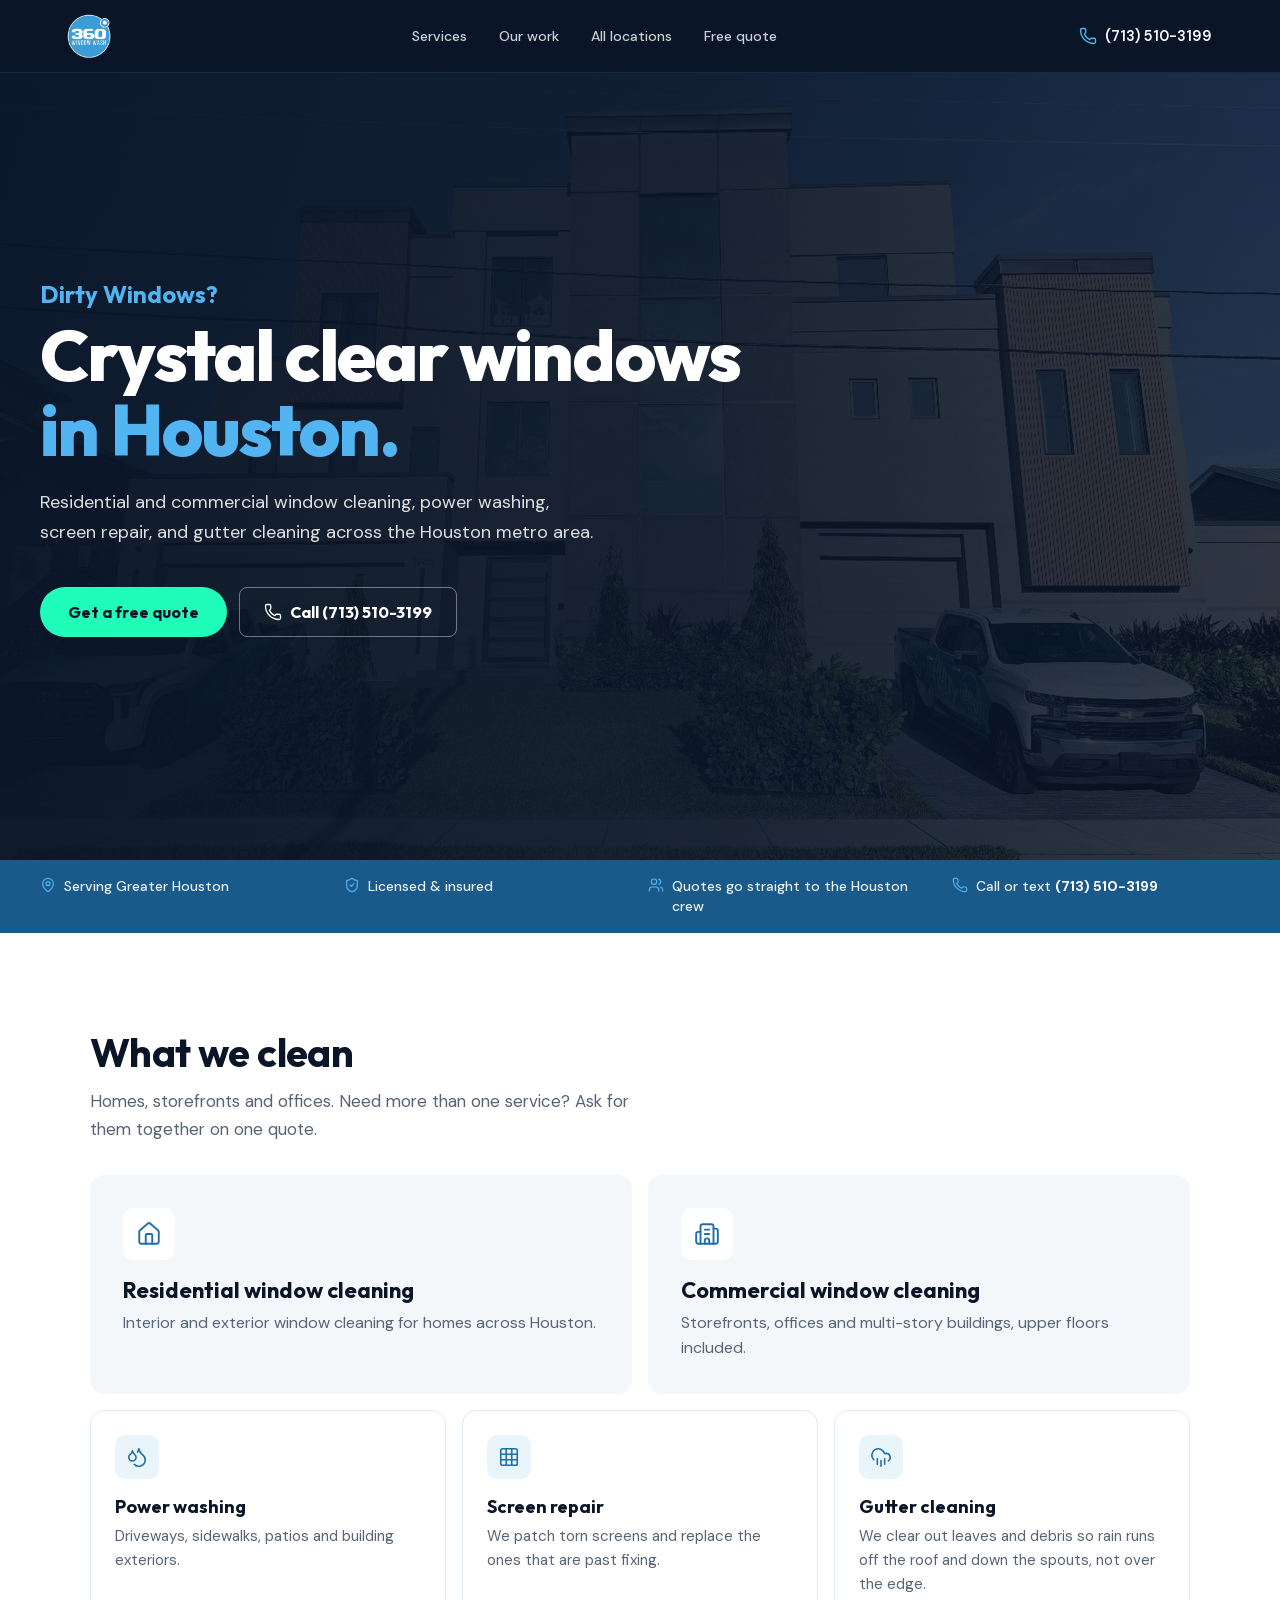
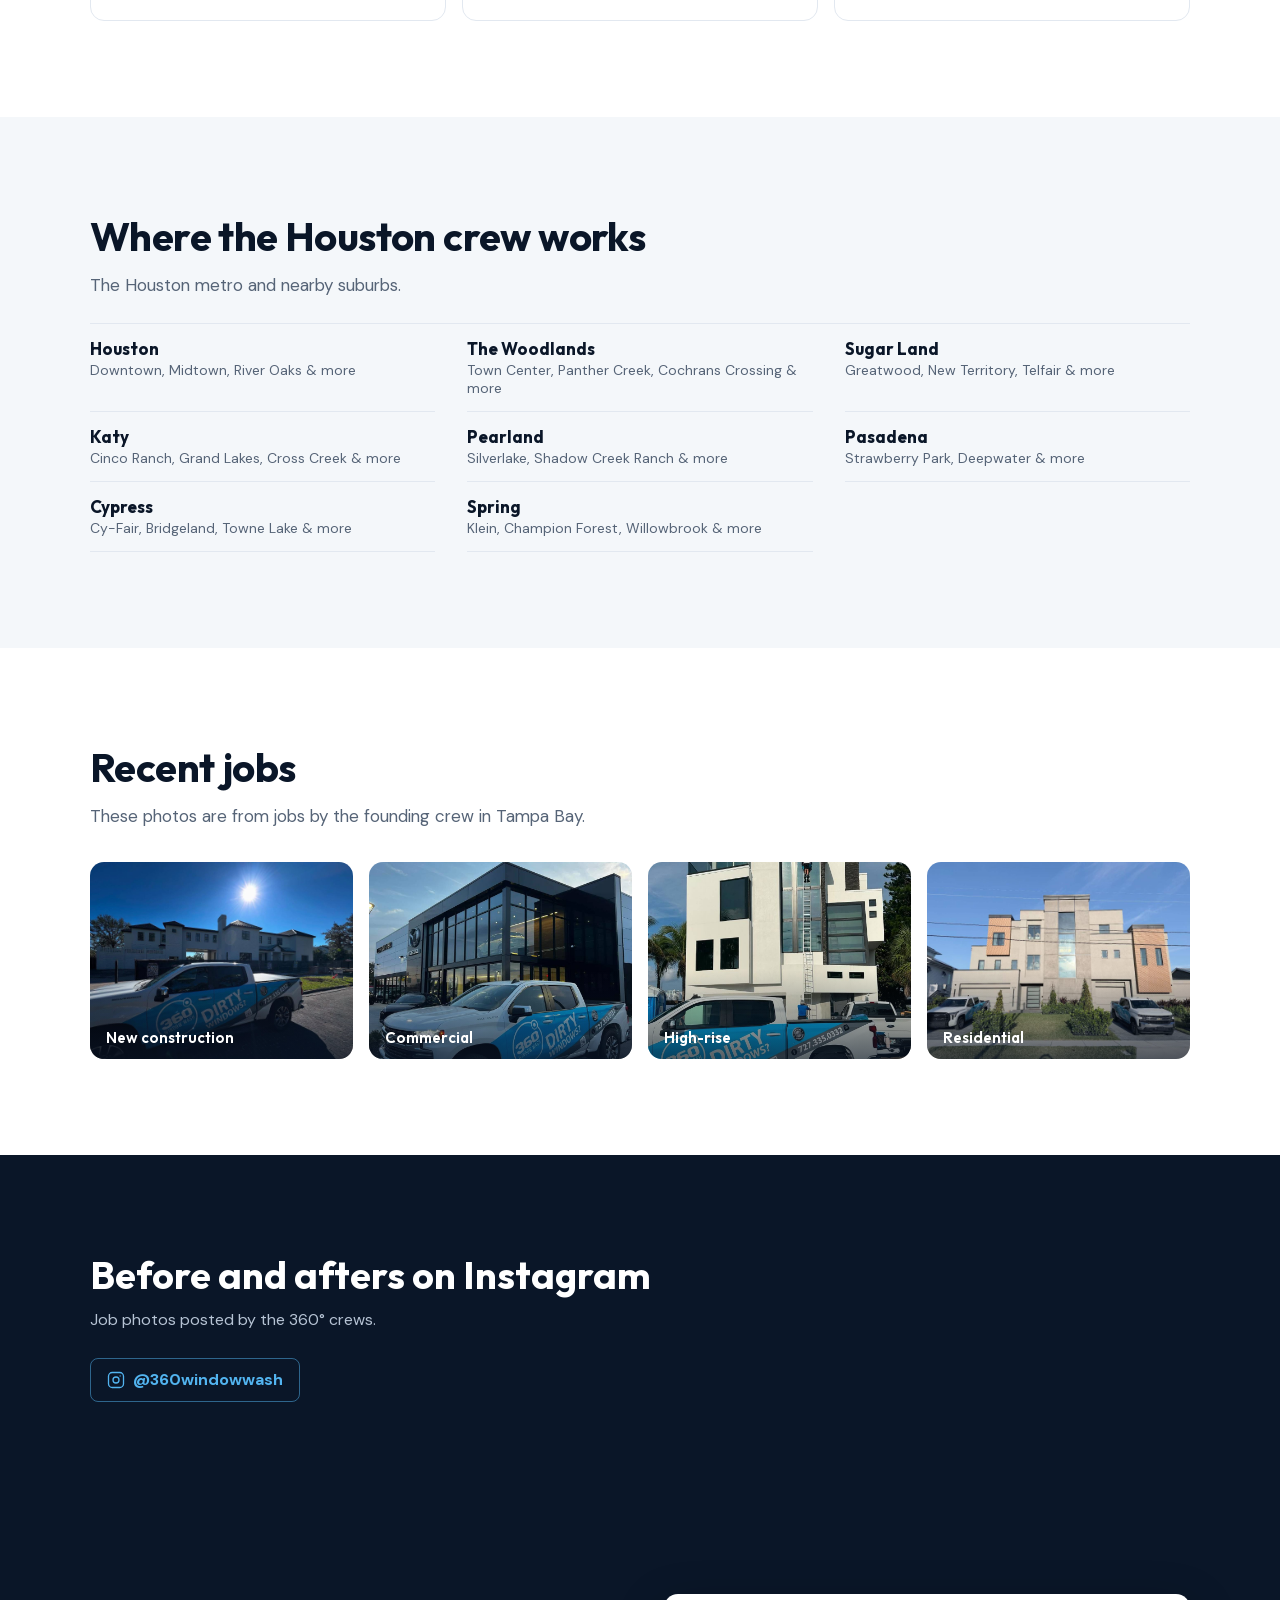
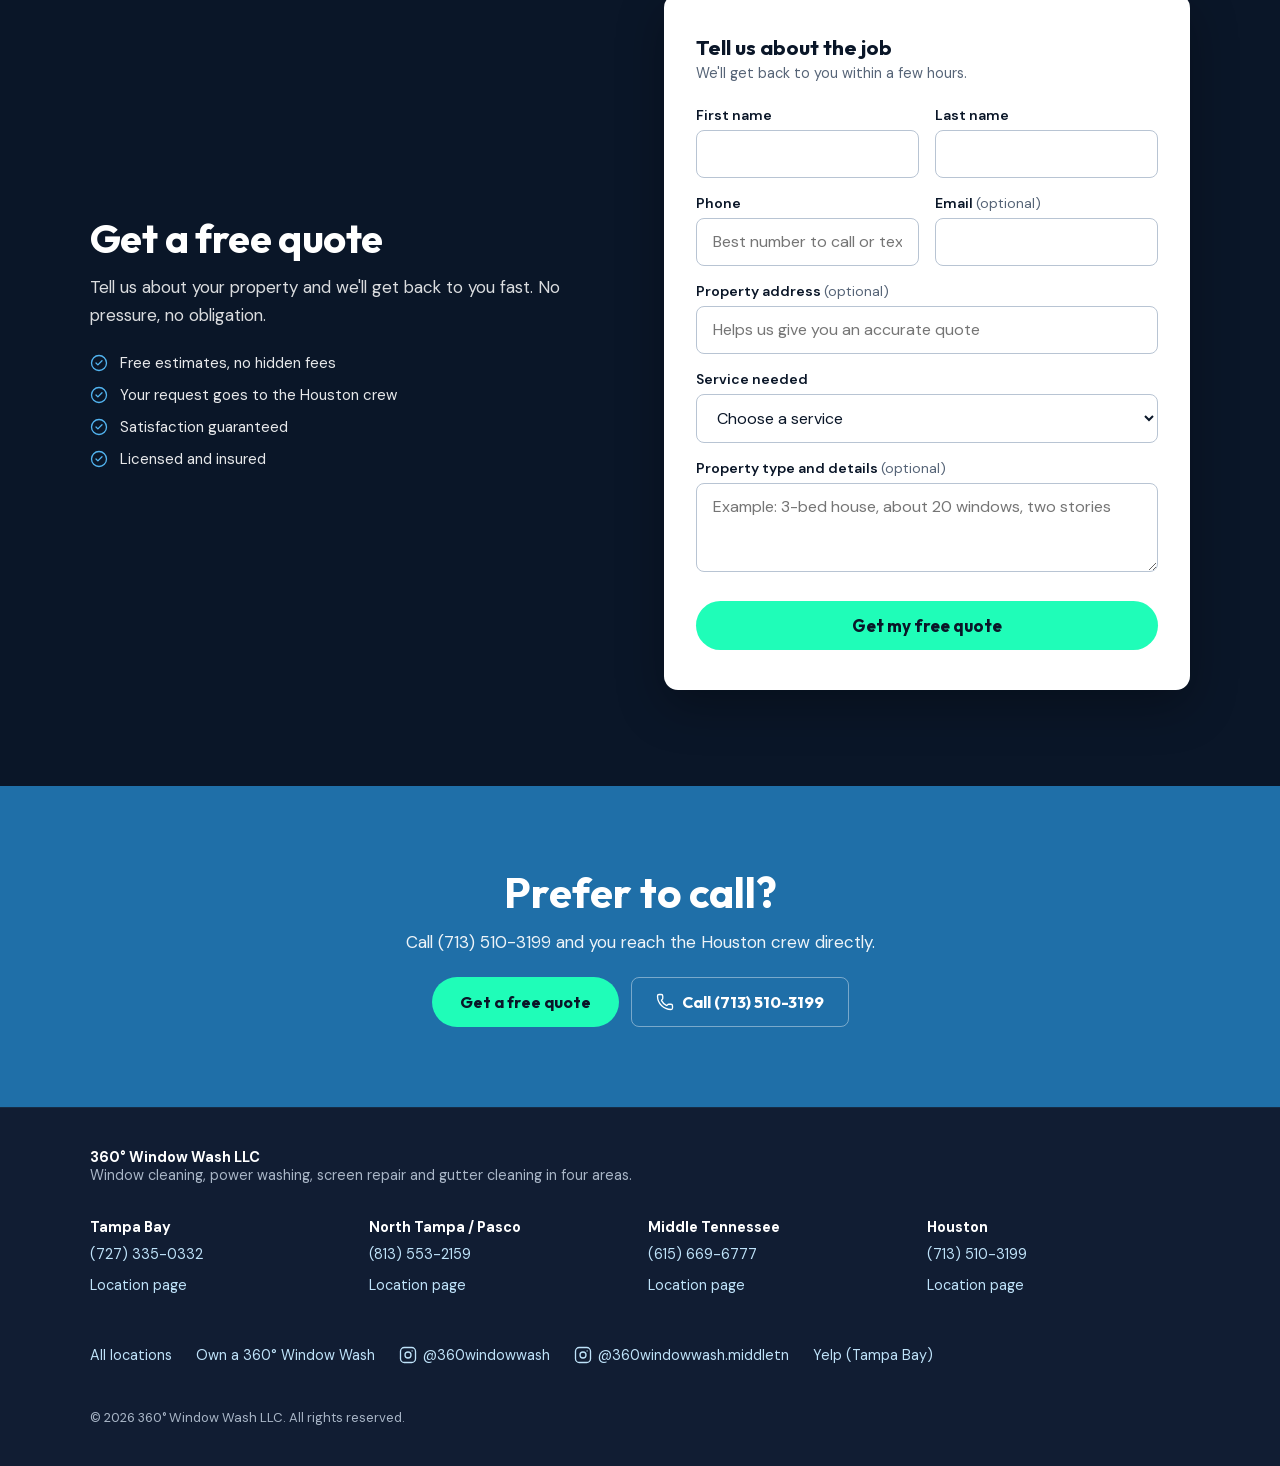
<file: houston.html>
<!DOCTYPE html>
<html lang="en">
<head>
<meta charset="UTF-8">
<meta name="viewport" content="width=device-width, initial-scale=1.0">
<title>Houston Window Cleaning | 360° Window Wash</title>
<meta name="description" content="Window cleaning, power washing, screen repair and gutter cleaning in Houston, The Woodlands, Sugar Land, Katy and nearby. Call (713) 510-3199 for a free quote.">
<link rel="canonical" href="https://360windowwash.com/houston.html">
<meta property="og:title" content="Houston Window Cleaning | 360° Window Wash">
<meta property="og:description" content="Window cleaning, power washing, screen repair and gutter cleaning in Houston, The Woodlands, Sugar Land, Katy and nearby. Call (713) 510-3199 for a free quote.">
<meta property="og:type" content="website">
<meta property="og:url" content="https://360windowwash.com/houston.html">
<meta property="og:image" content="https://360windowwash.com/logo-full.png">
<meta name="twitter:card" content="summary_large_image">
<meta name="twitter:image" content="https://360windowwash.com/logo-full.png">
<meta name="theme-color" content="#0a1628">
<link rel="icon" type="image/png" href="/logo.png">
<link rel="apple-touch-icon" href="/logo.png">
<link rel="preload" href="/fonts/outfit-latin.woff2" as="font" type="font/woff2" crossorigin>
<link rel="preload" href="/fonts/dm-sans-latin.woff2" as="font" type="font/woff2" crossorigin>
<link rel="stylesheet" href="/assets/site.css">
<script type="application/ld+json">{"@context": "https://schema.org", "@type": "HomeAndConstructionBusiness", "@id": "https://360windowwash.com/houston.html#business", "name": "360° Window Wash Houston", "url": "https://360windowwash.com/houston.html", "telephone": "(713) 510-3199", "image": "https://360windowwash.com/residential-1.jpg", "logo": "https://360windowwash.com/logo-full.png", "address": {"@type": "PostalAddress", "addressLocality": "Houston", "addressRegion": "TX", "addressCountry": "US"}, "areaServed": [{"@type": "Place", "name": "Houston, TX"}, {"@type": "Place", "name": "The Woodlands, TX"}, {"@type": "Place", "name": "Sugar Land, TX"}, {"@type": "Place", "name": "Katy, TX"}, {"@type": "Place", "name": "Pearland, TX"}, {"@type": "Place", "name": "Pasadena, TX"}, {"@type": "Place", "name": "Cypress, TX"}, {"@type": "Place", "name": "Spring, TX"}], "parentOrganization": {"@type": "Organization", "name": "360° Window Wash LLC", "url": "https://360windowwash.com/"}, "makesOffer": [{"@type": "Offer", "itemOffered": {"@type": "Service", "name": "Residential Window Cleaning"}}, {"@type": "Offer", "itemOffered": {"@type": "Service", "name": "Commercial Window Cleaning"}}, {"@type": "Offer", "itemOffered": {"@type": "Service", "name": "Power Washing"}}, {"@type": "Offer", "itemOffered": {"@type": "Service", "name": "Screen Repair"}}, {"@type": "Offer", "itemOffered": {"@type": "Service", "name": "Gutter Cleaning"}}], "email": "abraham@360windowwash.com", "sameAs": ["https://www.instagram.com/360windowwash"]}</script>
</head>
<body>

<nav class="nav" aria-label="Main">
  <div class="nav-inner">
    <a href="/" aria-label="360° Window Wash home"><img src="/logo-full.webp" alt="360° Window Wash" class="nav-logo" width="58" height="48"></a>
    <div class="nav-links">
      <a href="#services">Services</a>
      <a href="#gallery">Our work</a>
      <a href="/locations.html">All locations</a>
      <a href="#quote">Free quote</a>
    </div>
    <div class="nav-right">
      <a href="tel:+17135103199" class="nav-phone"><svg class="icon" xmlns="http://www.w3.org/2000/svg" viewBox="0 0 24 24" fill="none" stroke="currentColor" stroke-width="1.75" stroke-linecap="round" stroke-linejoin="round" aria-hidden="true"><path d="M13.832 16.568a1 1 0 0 0 1.213-.303l.355-.465A2 2 0 0 1 17 15h3a2 2 0 0 1 2 2v3a2 2 0 0 1-2 2A18 18 0 0 1 2 4a2 2 0 0 1 2-2h3a2 2 0 0 1 2 2v3a2 2 0 0 1-.8 1.6l-.468.351a1 1 0 0 0-.292 1.233 14 14 0 0 0 6.392 6.384"/></svg>(713) 510-3199</a>
      <button class="nav-hamburger" id="hamburger" aria-label="Menu" aria-expanded="false" aria-controls="mobileMenu">
        <span class="bars" aria-hidden="true"><span></span><span></span><span></span></span>Menu
      </button>
    </div>
  </div>
</nav>
<div class="mobile-menu" id="mobileMenu">
  <a href="#services">Services</a>
  <a href="#gallery">Our work</a>
  <a href="/locations.html">All locations</a>
  <a href="#quote">Free quote</a>
  <a href="/franchise.html">Own a 360° Window Wash</a>
  <a href="tel:+17135103199" class="mobile-cta">Call (713) 510-3199</a>
</div>

<section class="hero">
  <img class="hero-bg" src="/residential-1.jpg" srcset="/residential-1-760.jpg 760w, /residential-1.jpg 1280w" sizes="100vw" alt="" width="1280" height="960" fetchpriority="high">
  <div class="hero-scrim"></div>
  <div class="hero-wrap">
    <div class="hero-inner">
      <div class="hero-tagline">Dirty Windows?</div>
      <h1>Crystal clear windows<br><span>in Houston.</span></h1>
      <p>Residential and commercial window cleaning, power washing, screen repair, and gutter cleaning across the Houston metro area.</p>
      <div class="hero-btns">
        <a href="#quote" class="btn btn-accent">Get a free quote</a>
        <a href="tel:+17135103199" class="btn btn-glass"><svg class="icon" xmlns="http://www.w3.org/2000/svg" viewBox="0 0 24 24" fill="none" stroke="currentColor" stroke-width="1.75" stroke-linecap="round" stroke-linejoin="round" aria-hidden="true"><path d="M13.832 16.568a1 1 0 0 0 1.213-.303l.355-.465A2 2 0 0 1 17 15h3a2 2 0 0 1 2 2v3a2 2 0 0 1-2 2A18 18 0 0 1 2 4a2 2 0 0 1 2-2h3a2 2 0 0 1 2 2v3a2 2 0 0 1-.8 1.6l-.468.351a1 1 0 0 0-.292 1.233 14 14 0 0 0 6.392 6.384"/></svg>Call (713) 510-3199</a>
      </div>
    </div>
  </div>
</section>

<div class="trust-bar">
  <div class="trust-inner">
    <div><svg class="icon" xmlns="http://www.w3.org/2000/svg" viewBox="0 0 24 24" fill="none" stroke="currentColor" stroke-width="1.75" stroke-linecap="round" stroke-linejoin="round" aria-hidden="true"><path d="M20 10c0 4.993-5.539 10.193-7.399 11.799a1 1 0 0 1-1.202 0C9.539 20.193 4 14.993 4 10a8 8 0 0 1 16 0"/><circle cx="12" cy="10" r="3"/></svg>Serving Greater Houston</div>
    <div><svg class="icon" xmlns="http://www.w3.org/2000/svg" viewBox="0 0 24 24" fill="none" stroke="currentColor" stroke-width="1.75" stroke-linecap="round" stroke-linejoin="round" aria-hidden="true"><path d="M20 13c0 5-3.5 7.5-7.66 8.95a1 1 0 0 1-.67-.01C7.5 20.5 4 18 4 13V6a1 1 0 0 1 1-1c2 0 4.5-1.2 6.24-2.72a1.17 1.17 0 0 1 1.52 0C14.51 3.81 17 5 19 5a1 1 0 0 1 1 1z"/><path d="m9 12 2 2 4-4"/></svg>Licensed &amp; insured</div>
    <div><svg class="icon" xmlns="http://www.w3.org/2000/svg" viewBox="0 0 24 24" fill="none" stroke="currentColor" stroke-width="1.75" stroke-linecap="round" stroke-linejoin="round" aria-hidden="true"><path d="M16 21v-2a4 4 0 0 0-4-4H6a4 4 0 0 0-4 4v2"/><path d="M16 3.128a4 4 0 0 1 0 7.744"/><path d="M22 21v-2a4 4 0 0 0-3-3.87"/><circle cx="9" cy="7" r="4"/></svg>Quotes go straight to the Houston crew</div>
    <div><svg class="icon" xmlns="http://www.w3.org/2000/svg" viewBox="0 0 24 24" fill="none" stroke="currentColor" stroke-width="1.75" stroke-linecap="round" stroke-linejoin="round" aria-hidden="true"><path d="M13.832 16.568a1 1 0 0 0 1.213-.303l.355-.465A2 2 0 0 1 17 15h3a2 2 0 0 1 2 2v3a2 2 0 0 1-2 2A18 18 0 0 1 2 4a2 2 0 0 1 2-2h3a2 2 0 0 1 2 2v3a2 2 0 0 1-.8 1.6l-.468.351a1 1 0 0 0-.292 1.233 14 14 0 0 0 6.392 6.384"/></svg>Call or text <strong>(713) 510-3199</strong></div>
  </div>
</div>

<section id="services" class="services-section">
  <div class="section-inner">
    <h2 class="section-title">What we clean</h2>
    <p class="section-desc">Homes, storefronts and offices. Need more than one service? Ask for them together on one quote.</p>
    <div class="services-grid">
      <div class="service-card lead">
        <div class="service-icon"><svg class="icon" xmlns="http://www.w3.org/2000/svg" viewBox="0 0 24 24" fill="none" stroke="currentColor" stroke-width="1.75" stroke-linecap="round" stroke-linejoin="round" aria-hidden="true"><path d="M15 21v-8a1 1 0 0 0-1-1h-4a1 1 0 0 0-1 1v8"/><path d="M3 10a2 2 0 0 1 .709-1.528l7-6a2 2 0 0 1 2.582 0l7 6A2 2 0 0 1 21 10v9a2 2 0 0 1-2 2H5a2 2 0 0 1-2-2z"/></svg></div>
        <h3>Residential window cleaning</h3>
        <p>Interior and exterior window cleaning for homes across Houston.</p>
      </div>
      <div class="service-card lead">
        <div class="service-icon"><svg class="icon" xmlns="http://www.w3.org/2000/svg" viewBox="0 0 24 24" fill="none" stroke="currentColor" stroke-width="1.75" stroke-linecap="round" stroke-linejoin="round" aria-hidden="true"><path d="M10 12h4"/><path d="M10 8h4"/><path d="M14 21v-3a2 2 0 0 0-4 0v3"/><path d="M6 10H4a2 2 0 0 0-2 2v7a2 2 0 0 0 2 2h16a2 2 0 0 0 2-2V9a2 2 0 0 0-2-2h-2"/><path d="M6 21V5a2 2 0 0 1 2-2h8a2 2 0 0 1 2 2v16"/></svg></div>
        <h3>Commercial window cleaning</h3>
        <p>Storefronts, offices and multi-story buildings, upper floors included.</p>
      </div>
      <div class="service-card">
        <div class="service-icon"><svg class="icon" xmlns="http://www.w3.org/2000/svg" viewBox="0 0 24 24" fill="none" stroke="currentColor" stroke-width="1.75" stroke-linecap="round" stroke-linejoin="round" aria-hidden="true"><path d="M7 16.3c2.2 0 4-1.83 4-4.05 0-1.16-.57-2.26-1.71-3.19S7.29 6.75 7 5.3c-.29 1.45-1.14 2.84-2.29 3.76S3 11.1 3 12.25c0 2.22 1.8 4.05 4 4.05z"/><path d="M12.56 6.6A10.97 10.97 0 0 0 14 3.02c.5 2.5 2 4.9 4 6.5s3 3.5 3 5.5a6.98 6.98 0 0 1-11.91 4.97"/></svg></div>
        <h3>Power washing</h3>
        <p>Driveways, sidewalks, patios and building exteriors.</p>
      </div>
      <div class="service-card">
        <div class="service-icon"><svg class="icon" xmlns="http://www.w3.org/2000/svg" viewBox="0 0 24 24" fill="none" stroke="currentColor" stroke-width="1.75" stroke-linecap="round" stroke-linejoin="round" aria-hidden="true"><rect width="18" height="18" x="3" y="3" rx="2"/><path d="M3 9h18"/><path d="M3 15h18"/><path d="M9 3v18"/><path d="M15 3v18"/></svg></div>
        <h3>Screen repair</h3>
        <p>We patch torn screens and replace the ones that are past fixing.</p>
      </div>
      <div class="service-card">
        <div class="service-icon"><svg class="icon" xmlns="http://www.w3.org/2000/svg" viewBox="0 0 24 24" fill="none" stroke="currentColor" stroke-width="1.75" stroke-linecap="round" stroke-linejoin="round" aria-hidden="true"><path d="M4 14.899A7 7 0 1 1 15.71 8h1.79a4.5 4.5 0 0 1 2.5 8.242"/><path d="M16 14v6"/><path d="M8 14v6"/><path d="M12 16v6"/></svg></div>
        <h3>Gutter cleaning</h3>
        <p>We clear out leaves and debris so rain runs off the roof and down the spouts, not over the edge.</p>
      </div>
    </div>
  </div>
</section>

<section class="towns-section" aria-labelledby="areasTitle">
  <div class="section-inner">
    <h2 id="areasTitle" class="section-title">Where the Houston crew works</h2>
    <p class="section-desc">The Houston metro and nearby suburbs.</p>
    <ul class="towns-list">
      <li><strong>Houston</strong><span>Downtown, Midtown, River Oaks &amp; more</span></li>
      <li><strong>The Woodlands</strong><span>Town Center, Panther Creek, Cochrans Crossing &amp; more</span></li>
      <li><strong>Sugar Land</strong><span>Greatwood, New Territory, Telfair &amp; more</span></li>
      <li><strong>Katy</strong><span>Cinco Ranch, Grand Lakes, Cross Creek &amp; more</span></li>
      <li><strong>Pearland</strong><span>Silverlake, Shadow Creek Ranch &amp; more</span></li>
      <li><strong>Pasadena</strong><span>Strawberry Park, Deepwater &amp; more</span></li>
      <li><strong>Cypress</strong><span>Cy-Fair, Bridgeland, Towne Lake &amp; more</span></li>
      <li><strong>Spring</strong><span>Klein, Champion Forest, Willowbrook &amp; more</span></li>
    </ul>
  </div>
</section>

<section id="gallery" class="gallery-section">
  <div class="section-inner">
    <h2 class="section-title">Recent jobs</h2>
    <p class="section-desc">These photos are from jobs by the founding crew in Tampa Bay.</p>
    <div class="gallery-grid">
      <figure class="gallery-item">
        <img src="/work-1.jpg" alt="New construction window cleaning" loading="lazy" width="640" height="480">
        <figcaption class="gallery-label">New construction</figcaption>
      </figure>
      <figure class="gallery-item">
        <img src="/commercial-1.jpg" alt="Commercial window cleaning at a Clearwater dealership" loading="lazy" width="640" height="480">
        <figcaption class="gallery-label">Commercial</figcaption>
      </figure>
      <figure class="gallery-item">
        <img src="/work-action.jpg" alt="Crew on a ladder cleaning windows on a four-story home" loading="lazy" width="640" height="480">
        <figcaption class="gallery-label">High-rise</figcaption>
      </figure>
      <figure class="gallery-item">
        <img src="/residential-1.jpg" alt="Two 360 trucks outside a modern home after a window cleaning" loading="lazy" width="640" height="480">
        <figcaption class="gallery-label">Residential</figcaption>
      </figure>
    </div>
  </div>
</section>

<section class="instagram-section">
  <div class="instagram-inner">
    <h2>Before and afters on Instagram</h2>
    <p>Job photos posted by the 360° crews.</p>
    <div class="insta-handles" style="margin-bottom:0"><a href="https://www.instagram.com/360windowwash" target="_blank" rel="noopener" class="insta-handle"><svg class="icon" xmlns="http://www.w3.org/2000/svg" viewBox="0 0 24 24" fill="none" stroke="currentColor" stroke-width="1.75" stroke-linecap="round" stroke-linejoin="round" aria-hidden="true"><rect width="20" height="20" x="2" y="2" rx="5"/><circle cx="12" cy="12" r="4"/><line x1="17.5" x2="17.51" y1="6.5" y2="6.5"/></svg>@360windowwash</a></div>
  </div>
</section>

<section id="quote" class="quote-section">
  <div class="section-inner">
    <div class="quote-inner">
      <div class="quote-text">
        <h2 class="section-title">Get a free quote</h2>
        <p class="section-desc">Tell us about your property and we'll get back to you fast. No pressure, no obligation.</p>
        <ul class="quote-features"><li class="quote-feat"><svg class="icon" xmlns="http://www.w3.org/2000/svg" viewBox="0 0 24 24" fill="none" stroke="currentColor" stroke-width="1.75" stroke-linecap="round" stroke-linejoin="round" aria-hidden="true"><circle cx="12" cy="12" r="10"/><path d="m16 9-5.5 5.5L8 12"/></svg>Free estimates, no hidden fees</li><li class="quote-feat"><svg class="icon" xmlns="http://www.w3.org/2000/svg" viewBox="0 0 24 24" fill="none" stroke="currentColor" stroke-width="1.75" stroke-linecap="round" stroke-linejoin="round" aria-hidden="true"><circle cx="12" cy="12" r="10"/><path d="m16 9-5.5 5.5L8 12"/></svg>Your request goes to the Houston crew</li><li class="quote-feat"><svg class="icon" xmlns="http://www.w3.org/2000/svg" viewBox="0 0 24 24" fill="none" stroke="currentColor" stroke-width="1.75" stroke-linecap="round" stroke-linejoin="round" aria-hidden="true"><circle cx="12" cy="12" r="10"/><path d="m16 9-5.5 5.5L8 12"/></svg>Satisfaction guaranteed</li><li class="quote-feat"><svg class="icon" xmlns="http://www.w3.org/2000/svg" viewBox="0 0 24 24" fill="none" stroke="currentColor" stroke-width="1.75" stroke-linecap="round" stroke-linejoin="round" aria-hidden="true"><circle cx="12" cy="12" r="10"/><path d="m16 9-5.5 5.5L8 12"/></svg>Licensed and insured</li></ul>
      </div>
      <div class="quote-form">
        <h3>Tell us about the job</h3>
        <p class="subtitle">We'll get back to you within a few hours.</p>
        <form data-quote-form data-area="houston">
          <div class="form-row">
            <div class="form-group"><label for="qfname">First name</label><input type="text" id="qfname" name="firstName" autocomplete="given-name" required></div>
            <div class="form-group"><label for="qlname">Last name</label><input type="text" id="qlname" name="lastName" autocomplete="family-name" required></div>
          </div>
          <div class="form-row">
            <div class="form-group"><label for="qphone">Phone</label><input type="tel" id="qphone" name="phone" placeholder="Best number to call or text" autocomplete="tel" required></div>
            <div class="form-group"><label for="qemail">Email <span class="opt">(optional)</span></label><input type="email" id="qemail" name="email" autocomplete="email"></div>
          </div>
          <div class="form-group">
            <label for="qaddress">Property address <span class="opt">(optional)</span></label>
            <input type="text" id="qaddress" name="address" autocomplete="street-address" placeholder="Helps us give you an accurate quote">
          </div>
          <div class="form-group">
            <label for="qservice">Service needed</label>
            <select id="qservice" name="service" required>
              <option value="">Choose a service</option>
              <option value="Residential Window Cleaning">Residential window cleaning</option>
              <option value="Commercial Window Cleaning">Commercial window cleaning</option>
              <option value="Power Washing">Power washing</option>
              <option value="Screen Repair">Screen repair or replacement</option>
              <option value="Gutter Cleaning">Gutter cleaning</option>
              <option value="Multiple Services">More than one service</option>
            </select>
          </div>
          <div class="form-group">
            <label for="qdetails">Property type and details <span class="opt">(optional)</span></label>
            <textarea id="qdetails" name="details" rows="3" placeholder="Example: 3-bed house, about 20 windows, two stories"></textarea>
          </div>
          <button type="submit" class="btn btn-submit">Get my free quote</button>
        </form>
        <div class="form-error" role="alert"></div>
        <div class="form-success" tabindex="-1">
          <svg class="icon" xmlns="http://www.w3.org/2000/svg" viewBox="0 0 24 24" fill="none" stroke="currentColor" stroke-width="1.75" stroke-linecap="round" stroke-linejoin="round" aria-hidden="true"><circle cx="12" cy="12" r="10"/><path d="m16 9-5.5 5.5L8 12"/></svg>
          <h3>Quote request received</h3>
          <p>We'll call you back within a few hours to talk about the job and give you a free estimate.</p>
        </div>
      </div>
    </div>
  </div>
</section>

<section class="cta-section">
  <h2>Prefer to call?</h2>
  <p>Call (713) 510-3199 and you reach the Houston crew directly.</p>
  <div class="cta-btns">
    <a href="#quote" class="btn btn-accent">Get a free quote</a>
    <a href="tel:+17135103199" class="btn btn-glass"><svg class="icon" xmlns="http://www.w3.org/2000/svg" viewBox="0 0 24 24" fill="none" stroke="currentColor" stroke-width="1.75" stroke-linecap="round" stroke-linejoin="round" aria-hidden="true"><path d="M13.832 16.568a1 1 0 0 0 1.213-.303l.355-.465A2 2 0 0 1 17 15h3a2 2 0 0 1 2 2v3a2 2 0 0 1-2 2A18 18 0 0 1 2 4a2 2 0 0 1 2-2h3a2 2 0 0 1 2 2v3a2 2 0 0 1-.8 1.6l-.468.351a1 1 0 0 0-.292 1.233 14 14 0 0 0 6.392 6.384"/></svg>Call (713) 510-3199</a>
  </div>
</section>

<footer>
  <div class="footer-inner">
    <div><strong>360° Window Wash LLC</strong><br>Window cleaning, power washing, screen repair and gutter cleaning in four areas.</div>
    <div class="footer-locs">
      <div><strong>Tampa Bay</strong><br><a href="tel:+17273350332">(727) 335-0332</a><br><a href="/tampa-bay.html">Location page</a></div>
      <div><strong>North Tampa / Pasco</strong><br><a href="tel:+18135532159">(813) 553-2159</a><br><a href="/north-central-florida.html">Location page</a></div>
      <div><strong>Middle Tennessee</strong><br><a href="tel:+16156696777">(615) 669-6777</a><br><a href="/middle-tennessee.html">Location page</a></div>
      <div><strong>Houston</strong><br><a href="tel:+17135103199">(713) 510-3199</a><br><a href="/houston.html">Location page</a></div>
    </div>
    <div class="footer-links">
      <a href="/locations.html">All locations</a>
      <a href="/franchise.html">Own a 360° Window Wash</a>
      <a href="https://www.instagram.com/360windowwash" target="_blank" rel="noopener"><svg class="icon" xmlns="http://www.w3.org/2000/svg" viewBox="0 0 24 24" fill="none" stroke="currentColor" stroke-width="1.75" stroke-linecap="round" stroke-linejoin="round" aria-hidden="true"><rect width="20" height="20" x="2" y="2" rx="5"/><circle cx="12" cy="12" r="4"/><line x1="17.5" x2="17.51" y1="6.5" y2="6.5"/></svg>@360windowwash</a>
      <a href="https://www.instagram.com/360windowwash.middletn/" target="_blank" rel="noopener"><svg class="icon" xmlns="http://www.w3.org/2000/svg" viewBox="0 0 24 24" fill="none" stroke="currentColor" stroke-width="1.75" stroke-linecap="round" stroke-linejoin="round" aria-hidden="true"><rect width="20" height="20" x="2" y="2" rx="5"/><circle cx="12" cy="12" r="4"/><line x1="17.5" x2="17.51" y1="6.5" y2="6.5"/></svg>@360windowwash.middletn</a>
      <a href="https://www.yelp.com/biz/360-window-wash-pinellas-park-2" target="_blank" rel="noopener">Yelp (Tampa Bay)</a>
    </div>
    <div class="footer-legal">&copy; 2026 360° Window Wash LLC. All rights reserved.</div>
  </div>
</footer>
<script src="/assets/site.js" defer></script>
</body>
</html>
</file>
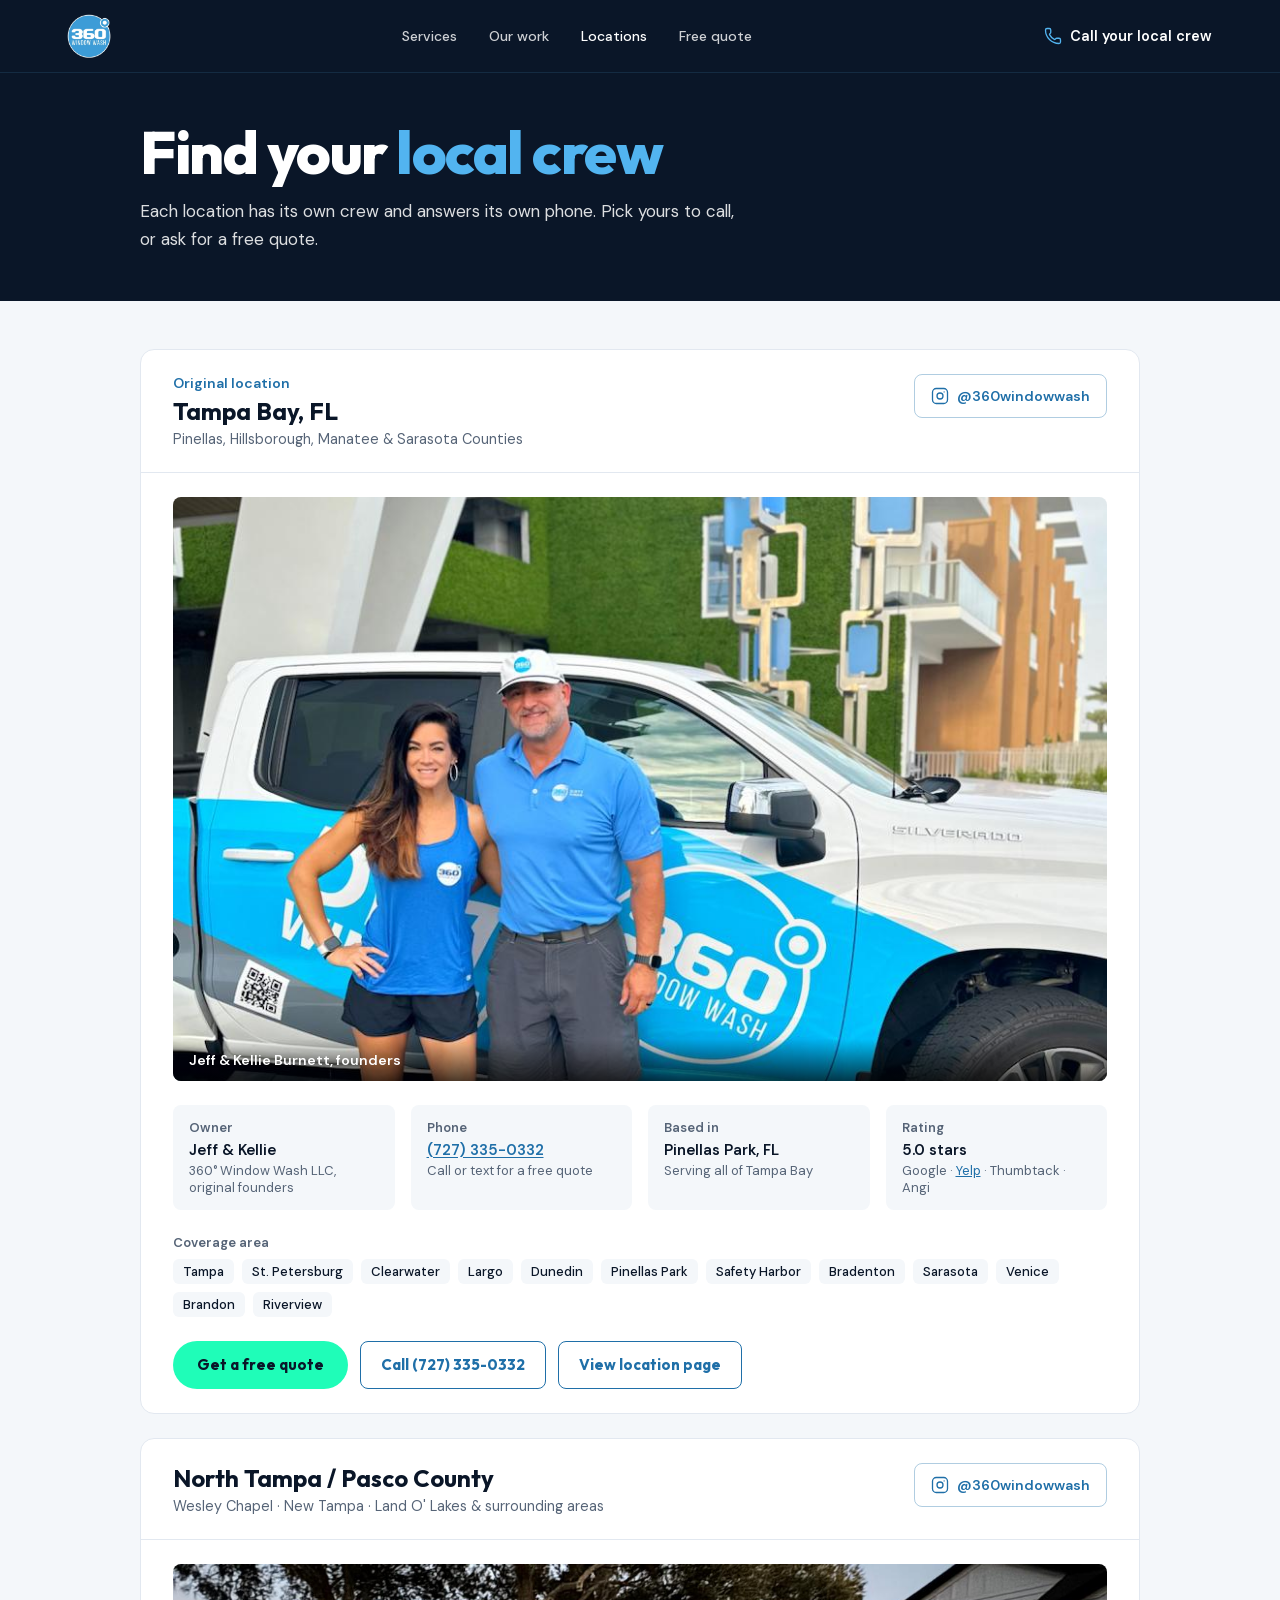
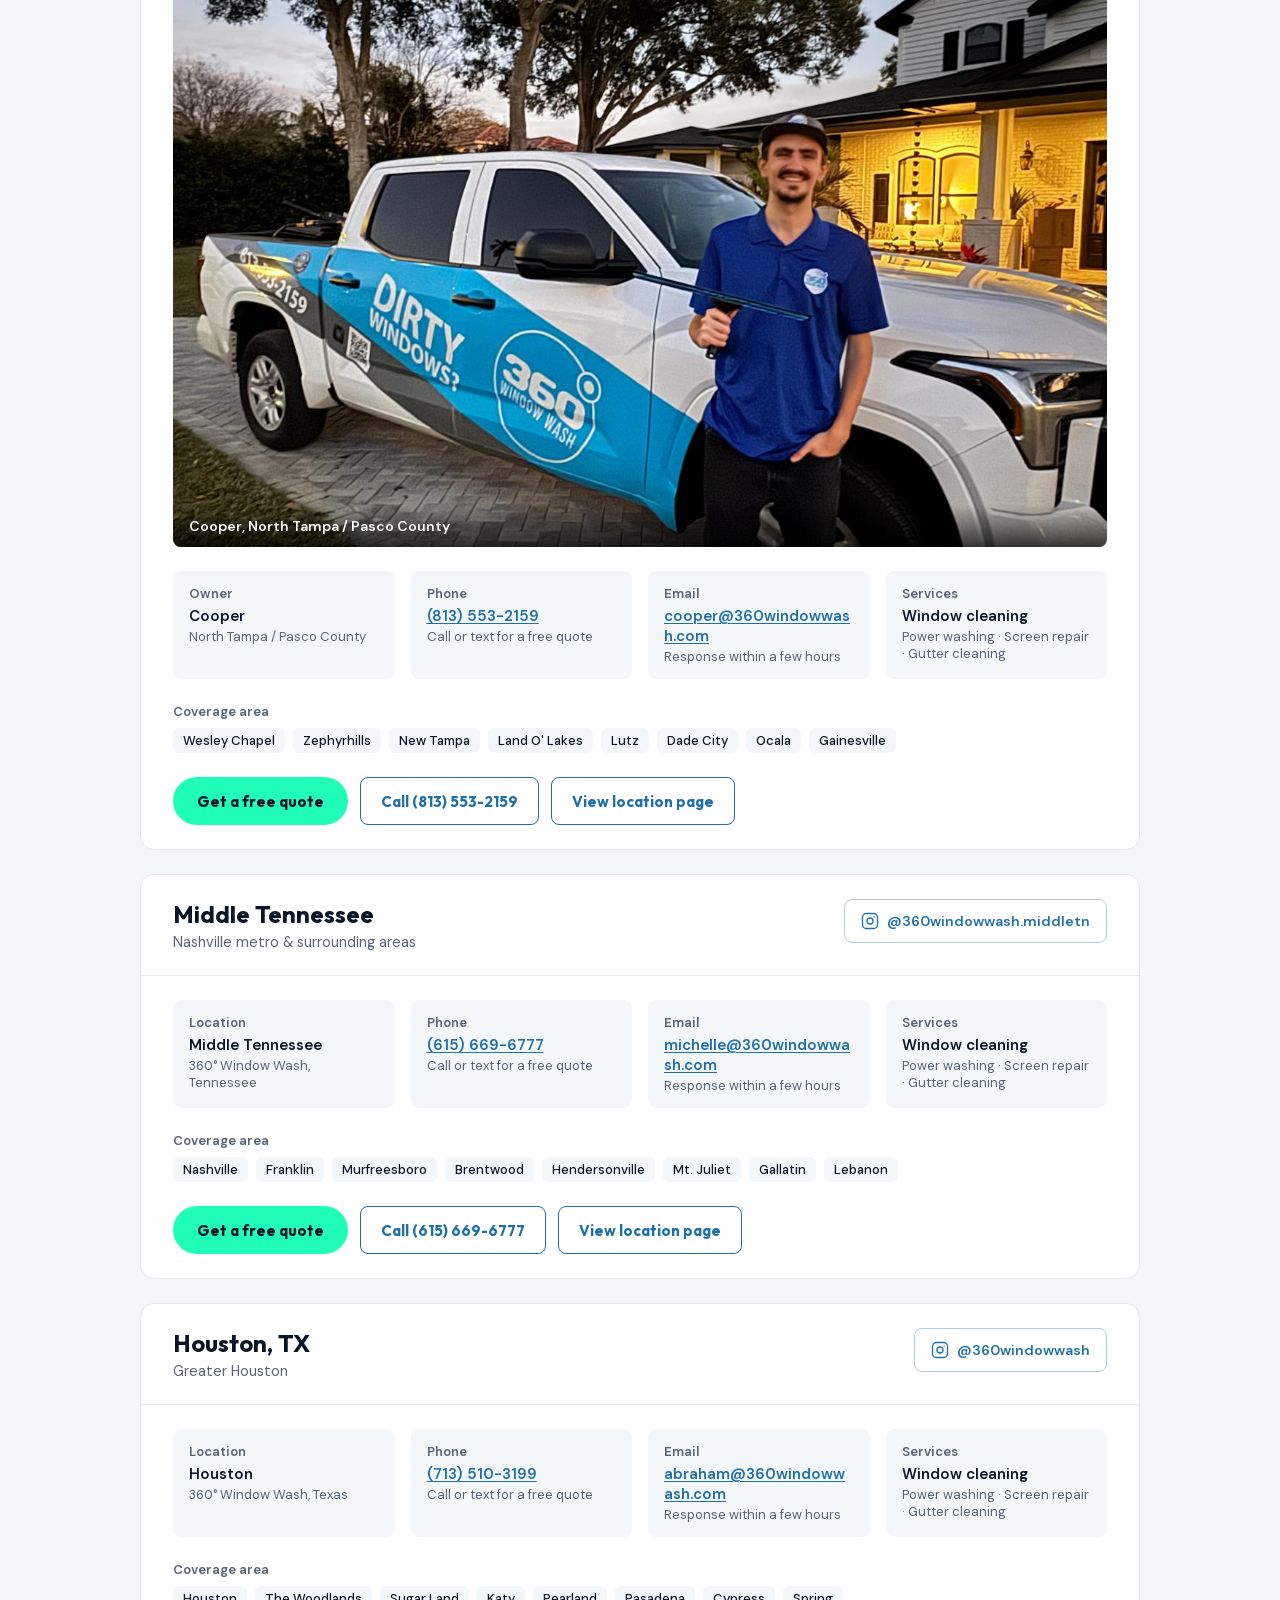
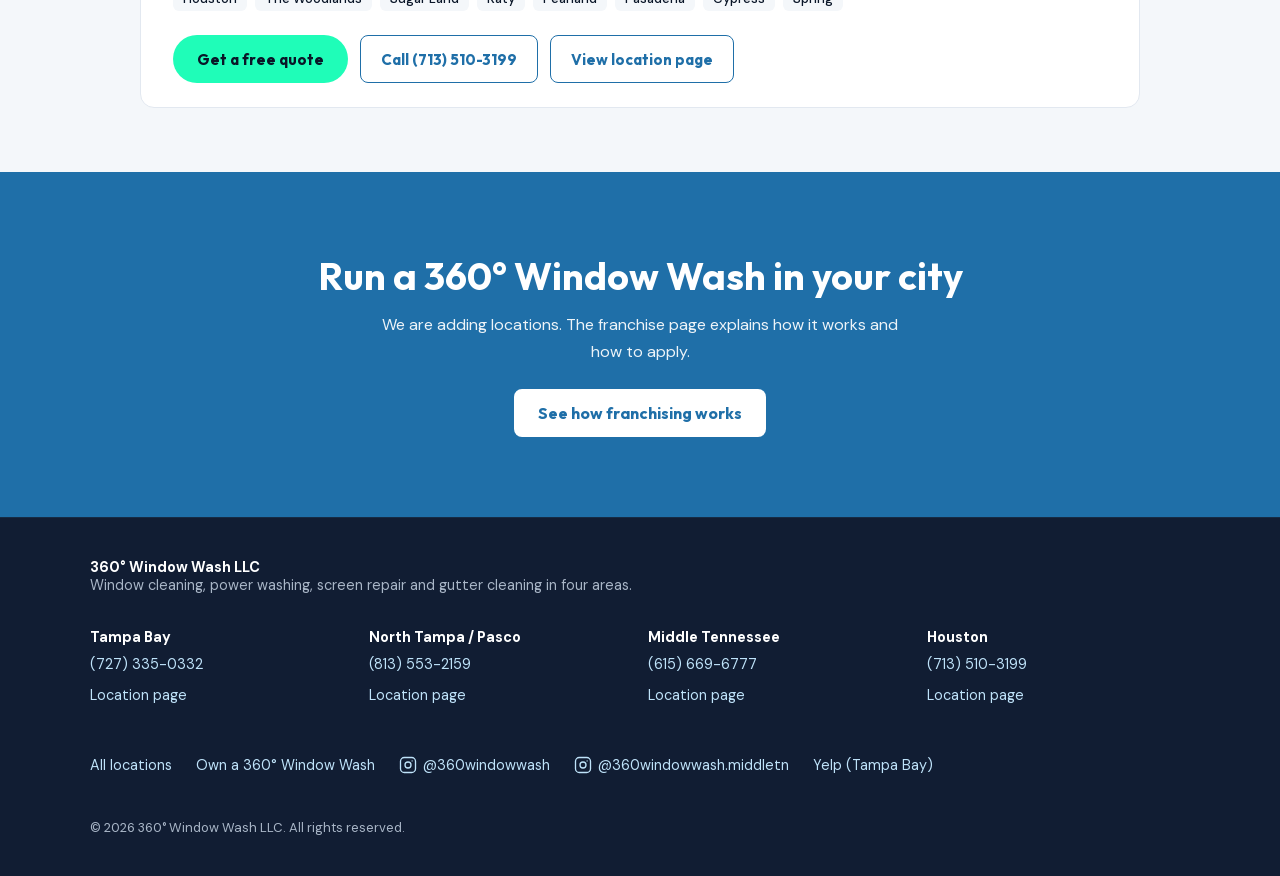
<file: locations.html>
<!DOCTYPE html>
<html lang="en">
<head>
<meta charset="UTF-8">
<meta name="viewport" content="width=device-width, initial-scale=1.0">
<title>360° Window Wash Locations | Tampa Bay, North Tampa, Middle Tennessee, Houston</title>
<meta name="description" content="Find your local 360° Window Wash: Tampa Bay (727) 335-0332, North Tampa and Pasco (813) 553-2159, Middle Tennessee (615) 669-6777, Houston (713) 510-3199.">
<link rel="canonical" href="https://360windowwash.com/locations.html">
<meta property="og:title" content="360° Window Wash Locations | Tampa Bay, North Tampa, Middle Tennessee, Houston">
<meta property="og:description" content="Find your local 360° Window Wash: Tampa Bay (727) 335-0332, North Tampa and Pasco (813) 553-2159, Middle Tennessee (615) 669-6777, Houston (713) 510-3199.">
<meta property="og:type" content="website">
<meta property="og:url" content="https://360windowwash.com/locations.html">
<meta property="og:image" content="https://360windowwash.com/logo-full.png">
<meta name="twitter:card" content="summary_large_image">
<meta name="twitter:image" content="https://360windowwash.com/logo-full.png">
<meta name="theme-color" content="#0a1628">
<link rel="icon" type="image/png" href="/logo.png">
<link rel="apple-touch-icon" href="/logo.png">
<link rel="preload" href="/fonts/outfit-latin.woff2" as="font" type="font/woff2" crossorigin>
<link rel="preload" href="/fonts/dm-sans-latin.woff2" as="font" type="font/woff2" crossorigin>
<link rel="stylesheet" href="/assets/site.css">
<script type="application/ld+json">{"@context": "https://schema.org", "@type": "Organization", "name": "360° Window Wash LLC", "url": "https://360windowwash.com/", "logo": "https://360windowwash.com/logo-full.png", "sameAs": ["https://www.instagram.com/360windowwash", "https://www.instagram.com/360windowwash.middletn/", "https://www.yelp.com/biz/360-window-wash-pinellas-park-2"], "department": [{"@type": "HomeAndConstructionBusiness", "name": "360° Window Wash Tampa Bay", "telephone": "(727) 335-0332", "url": "https://360windowwash.com/tampa-bay.html"}, {"@type": "HomeAndConstructionBusiness", "name": "360° Window Wash North Tampa & Pasco County", "telephone": "(813) 553-2159", "url": "https://360windowwash.com/north-central-florida.html"}, {"@type": "HomeAndConstructionBusiness", "name": "360° Window Wash Middle Tennessee", "telephone": "(615) 669-6777", "url": "https://360windowwash.com/middle-tennessee.html"}, {"@type": "HomeAndConstructionBusiness", "name": "360° Window Wash Houston", "telephone": "(713) 510-3199", "url": "https://360windowwash.com/houston.html"}]}</script>
</head>
<body>

<nav class="nav" aria-label="Main">
  <div class="nav-inner">
    <a href="/" aria-label="360° Window Wash home"><img src="/logo-full.webp" alt="360° Window Wash" class="nav-logo" width="58" height="48"></a>
    <div class="nav-links">
      <a href="/#services">Services</a>
      <a href="/#gallery">Our work</a>
      <a href="/locations.html" aria-current="page">Locations</a>
      <a href="/#quote">Free quote</a>
    </div>
    <div class="nav-right">
      <button type="button" class="nav-phone" data-call-picker aria-haspopup="dialog"><svg class="icon" xmlns="http://www.w3.org/2000/svg" viewBox="0 0 24 24" fill="none" stroke="currentColor" stroke-width="1.75" stroke-linecap="round" stroke-linejoin="round" aria-hidden="true"><path d="M13.832 16.568a1 1 0 0 0 1.213-.303l.355-.465A2 2 0 0 1 17 15h3a2 2 0 0 1 2 2v3a2 2 0 0 1-2 2A18 18 0 0 1 2 4a2 2 0 0 1 2-2h3a2 2 0 0 1 2 2v3a2 2 0 0 1-.8 1.6l-.468.351a1 1 0 0 0-.292 1.233 14 14 0 0 0 6.392 6.384"/></svg><span>Call <span class="label-long">your local crew</span></span></button>
      <button class="nav-hamburger" id="hamburger" aria-label="Menu" aria-expanded="false" aria-controls="mobileMenu">
        <span class="bars" aria-hidden="true"><span></span><span></span><span></span></span>Menu
      </button>
    </div>
  </div>
</nav>
<div class="mobile-menu" id="mobileMenu">
  <a href="/#services">Services</a>
  <a href="/#gallery">Our work</a>
  <a href="/locations.html" aria-current="page">Locations</a>
  <a href="/#quote">Free quote</a>
  <a href="/franchise.html">Own a 360° Window Wash</a>
  <button type="button" class="mobile-cta" data-call-picker aria-haspopup="dialog">Call your local crew</button>
</div>

<div class="page-hero">
  <div class="page-hero-inner">
    <h1>Find your <span>local crew</span></h1>
    <p>Each location has its own crew and answers its own phone. Pick yours to call, or ask for a free quote.</p>
  </div>
</div>

<section class="locations-section">
  <div class="locations-inner">

    <article class="location-card">
      <div class="location-header">
        <div>
          <div class="location-note">Original location</div>
          <h2>Tampa Bay, FL</h2>
          <div class="region">Pinellas, Hillsborough, Manatee & Sarasota Counties</div>
        </div>
        <a href="https://www.instagram.com/360windowwash" target="_blank" rel="noopener" class="insta-link"><svg class="icon" xmlns="http://www.w3.org/2000/svg" viewBox="0 0 24 24" fill="none" stroke="currentColor" stroke-width="1.75" stroke-linecap="round" stroke-linejoin="round" aria-hidden="true"><rect width="20" height="20" x="2" y="2" rx="5"/><circle cx="12" cy="12" r="4"/><line x1="17.5" x2="17.51" y1="6.5" y2="6.5"/></svg>@360windowwash</a>
      </div>
      <div class="location-body">
        <figure class="location-owner-photo">
          <img src="/jeff-kellie.jpg" alt="Jeff and Kellie Burnett, founders of 360 Window Wash" loading="lazy" width="964" height="1280">
          <figcaption class="owner-photo-caption">Jeff &amp; Kellie Burnett, founders</figcaption>
        </figure>
        <div class="location-info">
          <div class="info-item">
            <div class="info-label">Owner</div>
            <div class="info-value">Jeff &amp; Kellie</div>
            <div class="info-sub">360° Window Wash LLC, original founders</div>
          </div>
          <div class="info-item">
            <div class="info-label">Phone</div>
            <div class="info-value"><a href="tel:+17273350332">(727) 335-0332</a></div>
            <div class="info-sub">Call or text for a free quote</div>
          </div>
          <div class="info-item">
            <div class="info-label">Based in</div>
            <div class="info-value">Pinellas Park, FL</div>
            <div class="info-sub">Serving all of Tampa Bay</div>
          </div>
          <div class="info-item">
            <div class="info-label">Rating</div>
            <div class="info-value">5.0 stars</div>
            <div class="info-sub">Google · <a href="https://www.yelp.com/biz/360-window-wash-pinellas-park-2" target="_blank" rel="noopener">Yelp</a> · Thumbtack · Angi</div>
          </div>
        </div>
        <div>
          <div class="info-label spaced">Coverage area</div>
          <div class="coverage-tags">
            <span class="coverage-tag">Tampa</span>
            <span class="coverage-tag">St. Petersburg</span>
            <span class="coverage-tag">Clearwater</span>
            <span class="coverage-tag">Largo</span>
            <span class="coverage-tag">Dunedin</span>
            <span class="coverage-tag">Pinellas Park</span>
            <span class="coverage-tag">Safety Harbor</span>
            <span class="coverage-tag">Bradenton</span>
            <span class="coverage-tag">Sarasota</span>
            <span class="coverage-tag">Venice</span>
            <span class="coverage-tag">Brandon</span>
            <span class="coverage-tag">Riverview</span>
          </div>
        </div>
        <div class="location-cta">
          <a href="/tampa-bay.html#quote" class="btn btn-accent">Get a free quote</a>
          <a href="tel:+17273350332" class="btn btn-outline">Call (727) 335-0332</a>
          <a href="/tampa-bay.html" class="btn btn-outline">View location page</a>
        </div>
      </div>
    </article>

    <article class="location-card">
      <div class="location-header">
        <div>
          <h2>North Tampa / Pasco County</h2>
          <div class="region">Wesley Chapel · New Tampa · Land O' Lakes &amp; surrounding areas</div>
        </div>
        <a href="https://www.instagram.com/360windowwash" target="_blank" rel="noopener" class="insta-link"><svg class="icon" xmlns="http://www.w3.org/2000/svg" viewBox="0 0 24 24" fill="none" stroke="currentColor" stroke-width="1.75" stroke-linecap="round" stroke-linejoin="round" aria-hidden="true"><rect width="20" height="20" x="2" y="2" rx="5"/><circle cx="12" cy="12" r="4"/><line x1="17.5" x2="17.51" y1="6.5" y2="6.5"/></svg>@360windowwash</a>
      </div>
      <div class="location-body">
        <figure class="location-owner-photo">
          <img src="/cooper.jpg" alt="Cooper with his 360 Window Wash truck" loading="lazy" width="1280" height="960">
          <figcaption class="owner-photo-caption">Cooper, North Tampa / Pasco County</figcaption>
        </figure>
        <div class="location-info">
          <div class="info-item">
            <div class="info-label">Owner</div>
            <div class="info-value">Cooper</div>
            <div class="info-sub">North Tampa / Pasco County</div>
          </div>
          <div class="info-item">
            <div class="info-label">Phone</div>
            <div class="info-value"><a href="tel:+18135532159">(813) 553-2159</a></div>
            <div class="info-sub">Call or text for a free quote</div>
          </div>
          <div class="info-item">
            <div class="info-label">Email</div>
            <div class="info-value"><a href="mailto:cooper@360windowwash.com">cooper@360windowwash.com</a></div>
            <div class="info-sub">Response within a few hours</div>
          </div>
          <div class="info-item">
            <div class="info-label">Services</div>
            <div class="info-value">Window cleaning</div>
            <div class="info-sub">Power washing · Screen repair · Gutter cleaning</div>
          </div>
        </div>
        <div>
          <div class="info-label spaced">Coverage area</div>
          <div class="coverage-tags">
            <span class="coverage-tag">Wesley Chapel</span>
            <span class="coverage-tag">Zephyrhills</span>
            <span class="coverage-tag">New Tampa</span>
            <span class="coverage-tag">Land O&#x27; Lakes</span>
            <span class="coverage-tag">Lutz</span>
            <span class="coverage-tag">Dade City</span>
            <span class="coverage-tag">Ocala</span>
            <span class="coverage-tag">Gainesville</span>
          </div>
        </div>
        <div class="location-cta">
          <a href="/north-central-florida.html#quote" class="btn btn-accent">Get a free quote</a>
          <a href="tel:+18135532159" class="btn btn-outline">Call (813) 553-2159</a>
          <a href="/north-central-florida.html" class="btn btn-outline">View location page</a>
        </div>
      </div>
    </article>

    <article class="location-card">
      <div class="location-header">
        <div>
          <h2>Middle Tennessee</h2>
          <div class="region">Nashville metro & surrounding areas</div>
        </div>
        <a href="https://www.instagram.com/360windowwash.middletn" target="_blank" rel="noopener" class="insta-link"><svg class="icon" xmlns="http://www.w3.org/2000/svg" viewBox="0 0 24 24" fill="none" stroke="currentColor" stroke-width="1.75" stroke-linecap="round" stroke-linejoin="round" aria-hidden="true"><rect width="20" height="20" x="2" y="2" rx="5"/><circle cx="12" cy="12" r="4"/><line x1="17.5" x2="17.51" y1="6.5" y2="6.5"/></svg>@360windowwash.middletn</a>
      </div>
      <div class="location-body">
        <div class="location-info">
          <div class="info-item">
            <div class="info-label">Location</div>
            <div class="info-value">Middle Tennessee</div>
            <div class="info-sub">360° Window Wash, Tennessee</div>
          </div>
          <div class="info-item">
            <div class="info-label">Phone</div>
            <div class="info-value"><a href="tel:+16156696777">(615) 669-6777</a></div>
            <div class="info-sub">Call or text for a free quote</div>
          </div>
          <div class="info-item">
            <div class="info-label">Email</div>
            <div class="info-value"><a href="mailto:michelle@360windowwash.com">michelle@360windowwash.com</a></div>
            <div class="info-sub">Response within a few hours</div>
          </div>
          <div class="info-item">
            <div class="info-label">Services</div>
            <div class="info-value">Window cleaning</div>
            <div class="info-sub">Power washing · Screen repair · Gutter cleaning</div>
          </div>
        </div>
        <div>
          <div class="info-label spaced">Coverage area</div>
          <div class="coverage-tags">
            <span class="coverage-tag">Nashville</span>
            <span class="coverage-tag">Franklin</span>
            <span class="coverage-tag">Murfreesboro</span>
            <span class="coverage-tag">Brentwood</span>
            <span class="coverage-tag">Hendersonville</span>
            <span class="coverage-tag">Mt. Juliet</span>
            <span class="coverage-tag">Gallatin</span>
            <span class="coverage-tag">Lebanon</span>
          </div>
        </div>
        <div class="location-cta">
          <a href="/middle-tennessee.html#quote" class="btn btn-accent">Get a free quote</a>
          <a href="tel:+16156696777" class="btn btn-outline">Call (615) 669-6777</a>
          <a href="/middle-tennessee.html" class="btn btn-outline">View location page</a>
        </div>
      </div>
    </article>

    <article class="location-card">
      <div class="location-header">
        <div>
          <h2>Houston, TX</h2>
          <div class="region">Greater Houston</div>
        </div>
        <a href="https://www.instagram.com/360windowwash" target="_blank" rel="noopener" class="insta-link"><svg class="icon" xmlns="http://www.w3.org/2000/svg" viewBox="0 0 24 24" fill="none" stroke="currentColor" stroke-width="1.75" stroke-linecap="round" stroke-linejoin="round" aria-hidden="true"><rect width="20" height="20" x="2" y="2" rx="5"/><circle cx="12" cy="12" r="4"/><line x1="17.5" x2="17.51" y1="6.5" y2="6.5"/></svg>@360windowwash</a>
      </div>
      <div class="location-body">
        <div class="location-info">
          <div class="info-item">
            <div class="info-label">Location</div>
            <div class="info-value">Houston</div>
            <div class="info-sub">360° Window Wash, Texas</div>
          </div>
          <div class="info-item">
            <div class="info-label">Phone</div>
            <div class="info-value"><a href="tel:+17135103199">(713) 510-3199</a></div>
            <div class="info-sub">Call or text for a free quote</div>
          </div>
          <div class="info-item">
            <div class="info-label">Email</div>
            <div class="info-value"><a href="mailto:abraham@360windowwash.com">abraham@360windowwash.com</a></div>
            <div class="info-sub">Response within a few hours</div>
          </div>
          <div class="info-item">
            <div class="info-label">Services</div>
            <div class="info-value">Window cleaning</div>
            <div class="info-sub">Power washing · Screen repair · Gutter cleaning</div>
          </div>
        </div>
        <div>
          <div class="info-label spaced">Coverage area</div>
          <div class="coverage-tags">
            <span class="coverage-tag">Houston</span>
            <span class="coverage-tag">The Woodlands</span>
            <span class="coverage-tag">Sugar Land</span>
            <span class="coverage-tag">Katy</span>
            <span class="coverage-tag">Pearland</span>
            <span class="coverage-tag">Pasadena</span>
            <span class="coverage-tag">Cypress</span>
            <span class="coverage-tag">Spring</span>
          </div>
        </div>
        <div class="location-cta">
          <a href="/houston.html#quote" class="btn btn-accent">Get a free quote</a>
          <a href="tel:+17135103199" class="btn btn-outline">Call (713) 510-3199</a>
          <a href="/houston.html" class="btn btn-outline">View location page</a>
        </div>
      </div>
    </article>

  </div>
</section>

<div class="expand-section">
  <h2>Run a 360° Window Wash in your city</h2>
  <p>We are adding locations. The franchise page explains how it works and how to apply.</p>
  <a href="/franchise.html" class="btn btn-white">See how franchising works</a>
</div>

<footer>
  <div class="footer-inner">
    <div><strong>360° Window Wash LLC</strong><br>Window cleaning, power washing, screen repair and gutter cleaning in four areas.</div>
    <div class="footer-locs">
      <div><strong>Tampa Bay</strong><br><a href="tel:+17273350332">(727) 335-0332</a><br><a href="/tampa-bay.html">Location page</a></div>
      <div><strong>North Tampa / Pasco</strong><br><a href="tel:+18135532159">(813) 553-2159</a><br><a href="/north-central-florida.html">Location page</a></div>
      <div><strong>Middle Tennessee</strong><br><a href="tel:+16156696777">(615) 669-6777</a><br><a href="/middle-tennessee.html">Location page</a></div>
      <div><strong>Houston</strong><br><a href="tel:+17135103199">(713) 510-3199</a><br><a href="/houston.html">Location page</a></div>
    </div>
    <div class="footer-links">
      <a href="/locations.html">All locations</a>
      <a href="/franchise.html">Own a 360° Window Wash</a>
      <a href="https://www.instagram.com/360windowwash" target="_blank" rel="noopener"><svg class="icon" xmlns="http://www.w3.org/2000/svg" viewBox="0 0 24 24" fill="none" stroke="currentColor" stroke-width="1.75" stroke-linecap="round" stroke-linejoin="round" aria-hidden="true"><rect width="20" height="20" x="2" y="2" rx="5"/><circle cx="12" cy="12" r="4"/><line x1="17.5" x2="17.51" y1="6.5" y2="6.5"/></svg>@360windowwash</a>
      <a href="https://www.instagram.com/360windowwash.middletn/" target="_blank" rel="noopener"><svg class="icon" xmlns="http://www.w3.org/2000/svg" viewBox="0 0 24 24" fill="none" stroke="currentColor" stroke-width="1.75" stroke-linecap="round" stroke-linejoin="round" aria-hidden="true"><rect width="20" height="20" x="2" y="2" rx="5"/><circle cx="12" cy="12" r="4"/><line x1="17.5" x2="17.51" y1="6.5" y2="6.5"/></svg>@360windowwash.middletn</a>
      <a href="https://www.yelp.com/biz/360-window-wash-pinellas-park-2" target="_blank" rel="noopener">Yelp (Tampa Bay)</a>
    </div>
    <div class="footer-legal">&copy; 2026 360° Window Wash LLC. All rights reserved.</div>
  </div>
</footer>

<dialog class="call-picker" id="callPicker" aria-labelledby="callPickerTitle">
  <div class="call-picker-inner">
    <div class="call-picker-head">
      <h2 id="callPickerTitle">Call your local crew</h2>
      <button type="button" class="close" data-close aria-label="Close"><svg class="icon" xmlns="http://www.w3.org/2000/svg" viewBox="0 0 24 24" fill="none" stroke="currentColor" stroke-width="1.75" stroke-linecap="round" stroke-linejoin="round" aria-hidden="true"><path d="M18 6 6 18"/><path d="m6 6 12 12"/></svg></button>
    </div>
    <p>Each location answers its own phone. Pick yours.</p>
    <ul class="call-list">
      <li><a href="tel:+17273350332"><span class="area">Tampa Bay<span class="sub">Pinellas, Hillsborough, Manatee, Sarasota</span></span><span class="num"><svg class="icon" xmlns="http://www.w3.org/2000/svg" viewBox="0 0 24 24" fill="none" stroke="currentColor" stroke-width="1.75" stroke-linecap="round" stroke-linejoin="round" aria-hidden="true"><path d="M13.832 16.568a1 1 0 0 0 1.213-.303l.355-.465A2 2 0 0 1 17 15h3a2 2 0 0 1 2 2v3a2 2 0 0 1-2 2A18 18 0 0 1 2 4a2 2 0 0 1 2-2h3a2 2 0 0 1 2 2v3a2 2 0 0 1-.8 1.6l-.468.351a1 1 0 0 0-.292 1.233 14 14 0 0 0 6.392 6.384"/></svg>(727) 335-0332</span></a></li>
      <li><a href="tel:+18135532159"><span class="area">North Tampa / Pasco<span class="sub">Wesley Chapel, New Tampa, Land O' Lakes</span></span><span class="num"><svg class="icon" xmlns="http://www.w3.org/2000/svg" viewBox="0 0 24 24" fill="none" stroke="currentColor" stroke-width="1.75" stroke-linecap="round" stroke-linejoin="round" aria-hidden="true"><path d="M13.832 16.568a1 1 0 0 0 1.213-.303l.355-.465A2 2 0 0 1 17 15h3a2 2 0 0 1 2 2v3a2 2 0 0 1-2 2A18 18 0 0 1 2 4a2 2 0 0 1 2-2h3a2 2 0 0 1 2 2v3a2 2 0 0 1-.8 1.6l-.468.351a1 1 0 0 0-.292 1.233 14 14 0 0 0 6.392 6.384"/></svg>(813) 553-2159</span></a></li>
      <li><a href="tel:+16156696777"><span class="area">Middle Tennessee<span class="sub">Nashville, Franklin, Murfreesboro</span></span><span class="num"><svg class="icon" xmlns="http://www.w3.org/2000/svg" viewBox="0 0 24 24" fill="none" stroke="currentColor" stroke-width="1.75" stroke-linecap="round" stroke-linejoin="round" aria-hidden="true"><path d="M13.832 16.568a1 1 0 0 0 1.213-.303l.355-.465A2 2 0 0 1 17 15h3a2 2 0 0 1 2 2v3a2 2 0 0 1-2 2A18 18 0 0 1 2 4a2 2 0 0 1 2-2h3a2 2 0 0 1 2 2v3a2 2 0 0 1-.8 1.6l-.468.351a1 1 0 0 0-.292 1.233 14 14 0 0 0 6.392 6.384"/></svg>(615) 669-6777</span></a></li>
      <li><a href="tel:+17135103199"><span class="area">Houston<span class="sub">The Woodlands, Sugar Land, Katy</span></span><span class="num"><svg class="icon" xmlns="http://www.w3.org/2000/svg" viewBox="0 0 24 24" fill="none" stroke="currentColor" stroke-width="1.75" stroke-linecap="round" stroke-linejoin="round" aria-hidden="true"><path d="M13.832 16.568a1 1 0 0 0 1.213-.303l.355-.465A2 2 0 0 1 17 15h3a2 2 0 0 1 2 2v3a2 2 0 0 1-2 2A18 18 0 0 1 2 4a2 2 0 0 1 2-2h3a2 2 0 0 1 2 2v3a2 2 0 0 1-.8 1.6l-.468.351a1 1 0 0 0-.292 1.233 14 14 0 0 0 6.392 6.384"/></svg>(713) 510-3199</span></a></li>
    </ul>
  </div>
</dialog>
<script src="/assets/site.js" defer></script>
</body>
</html>
</file>
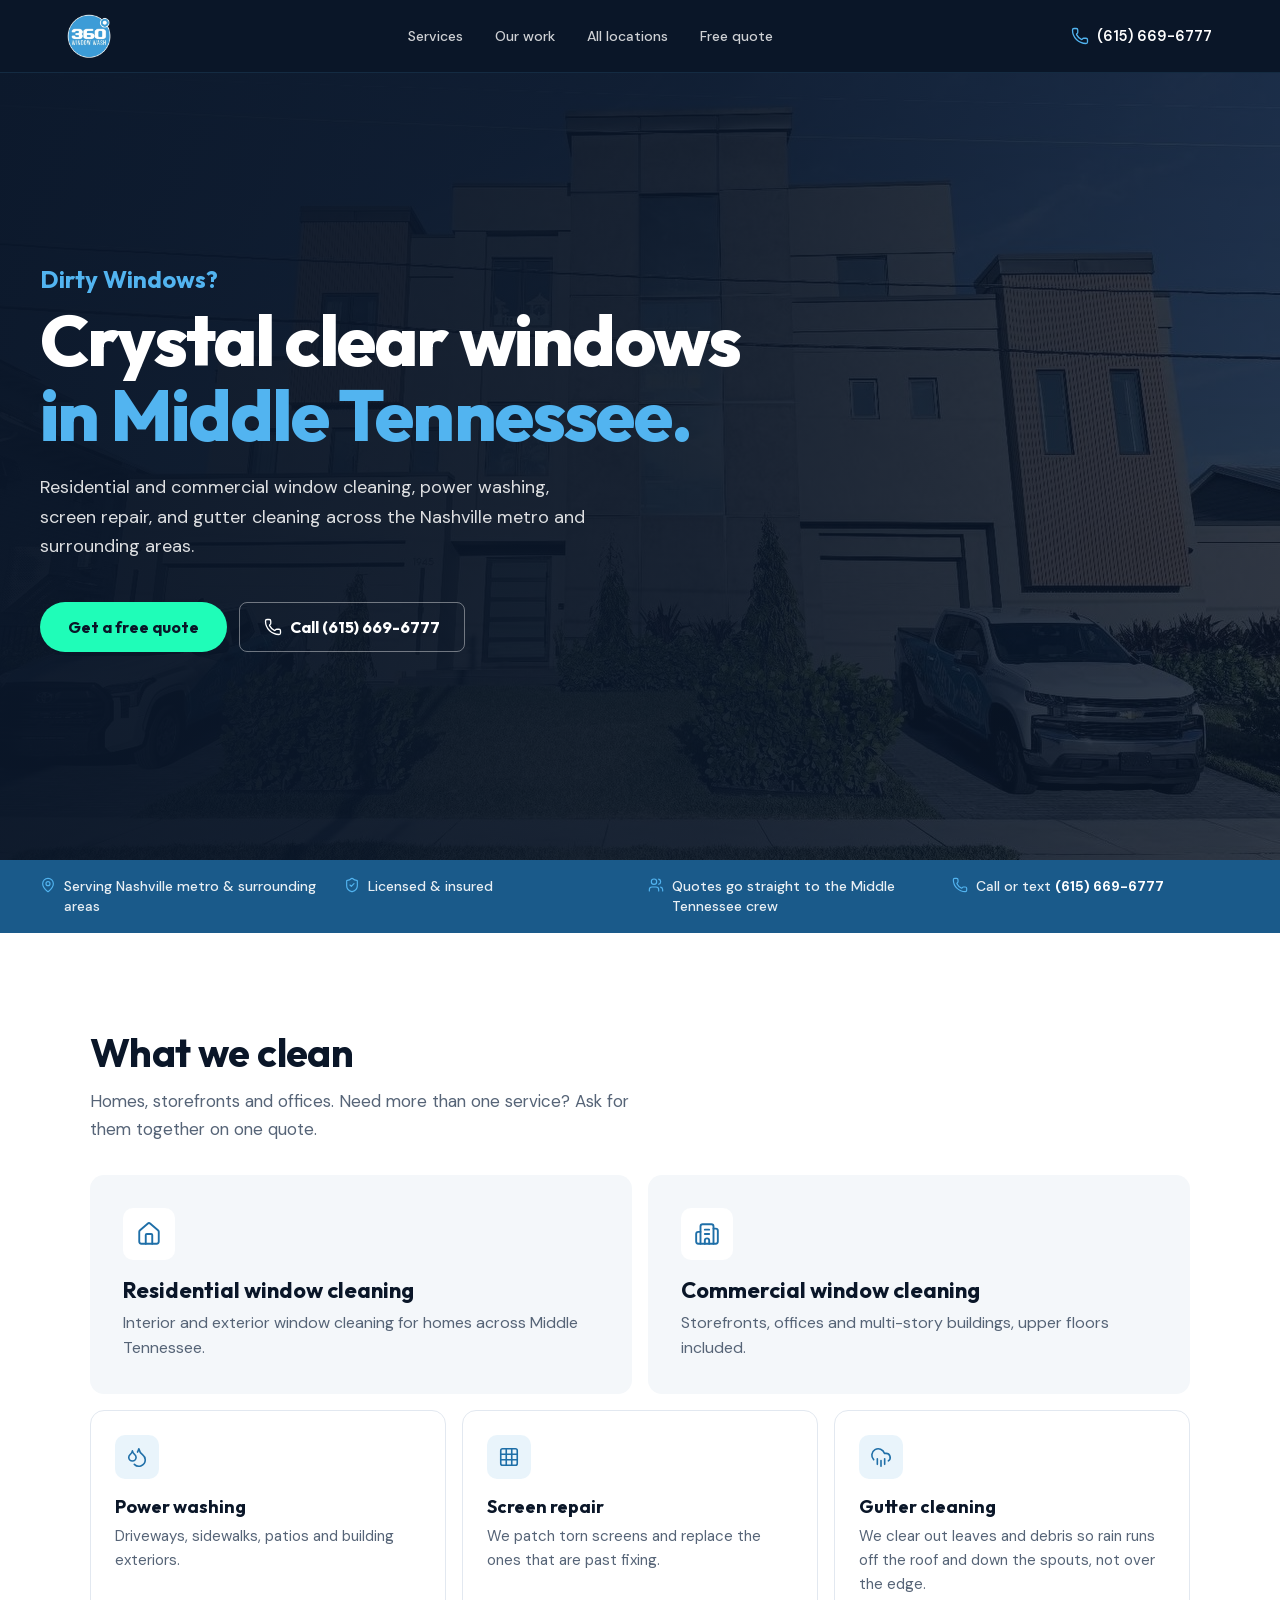
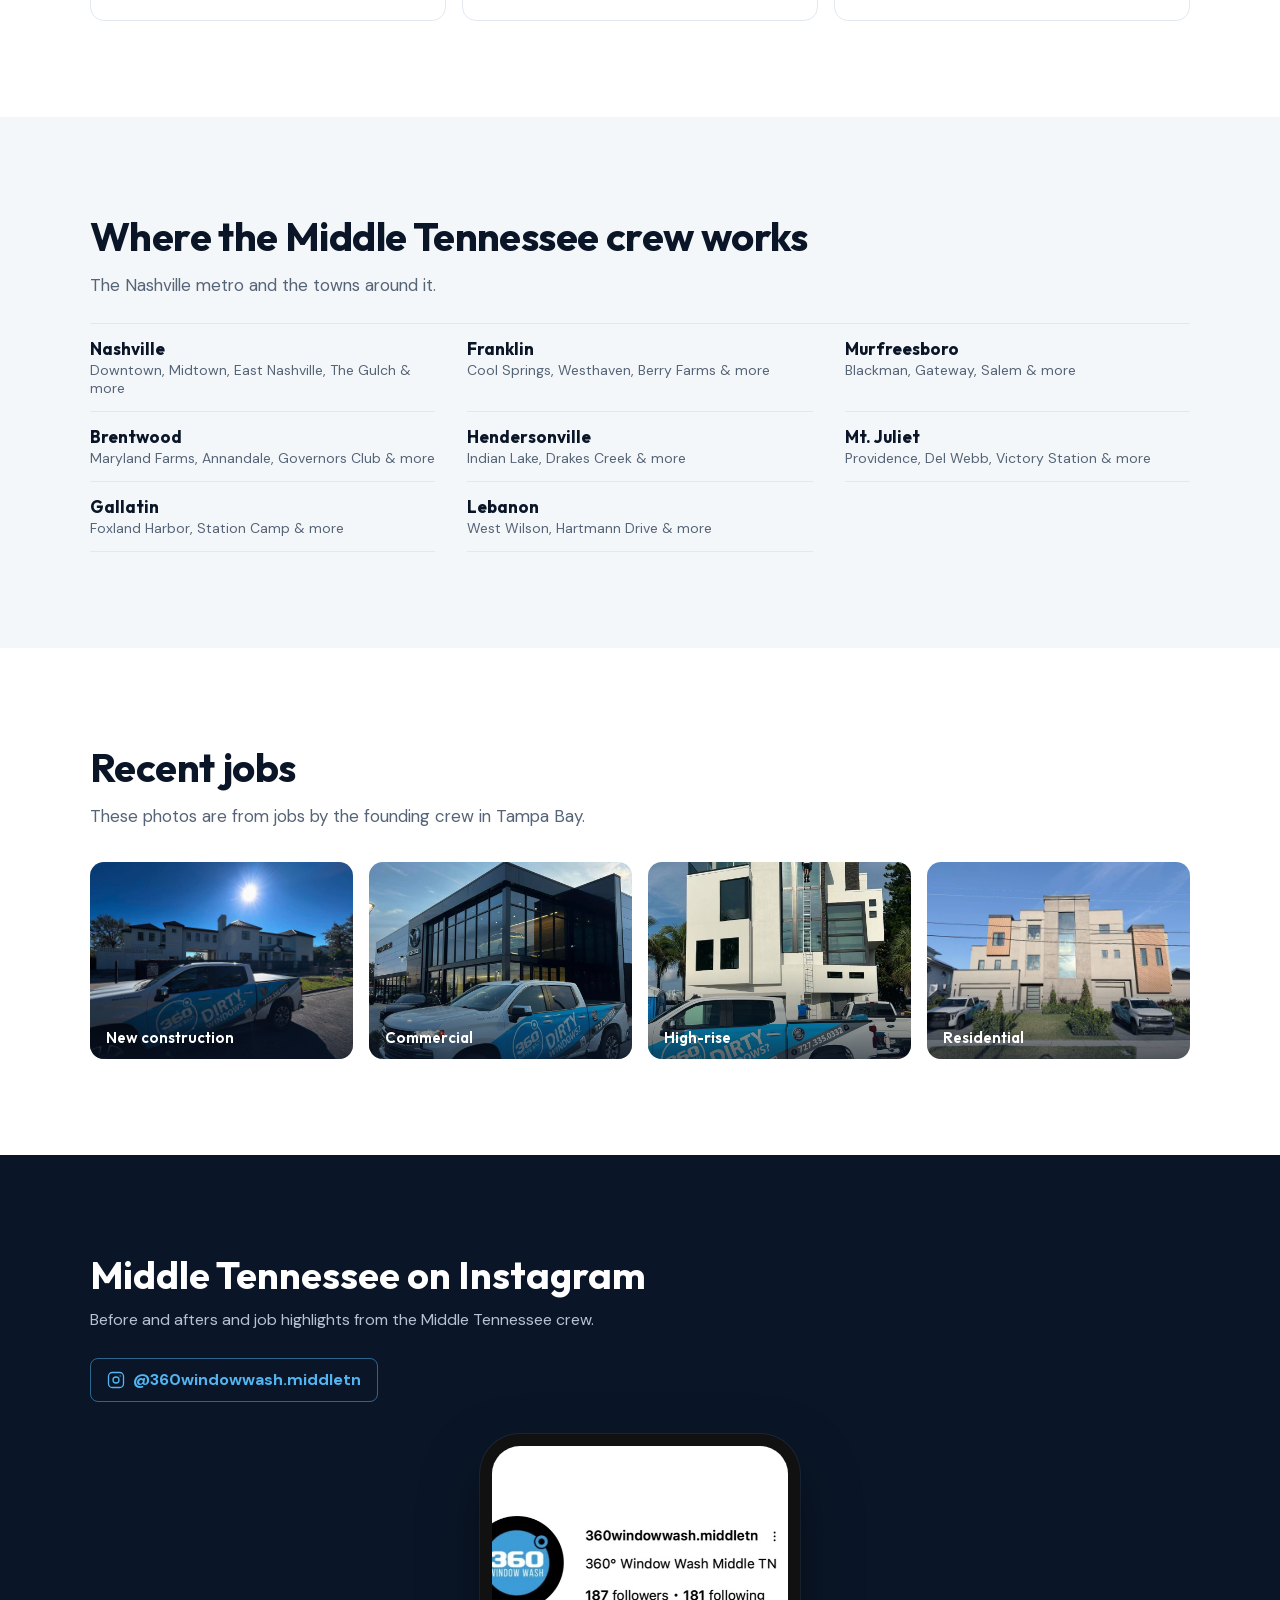
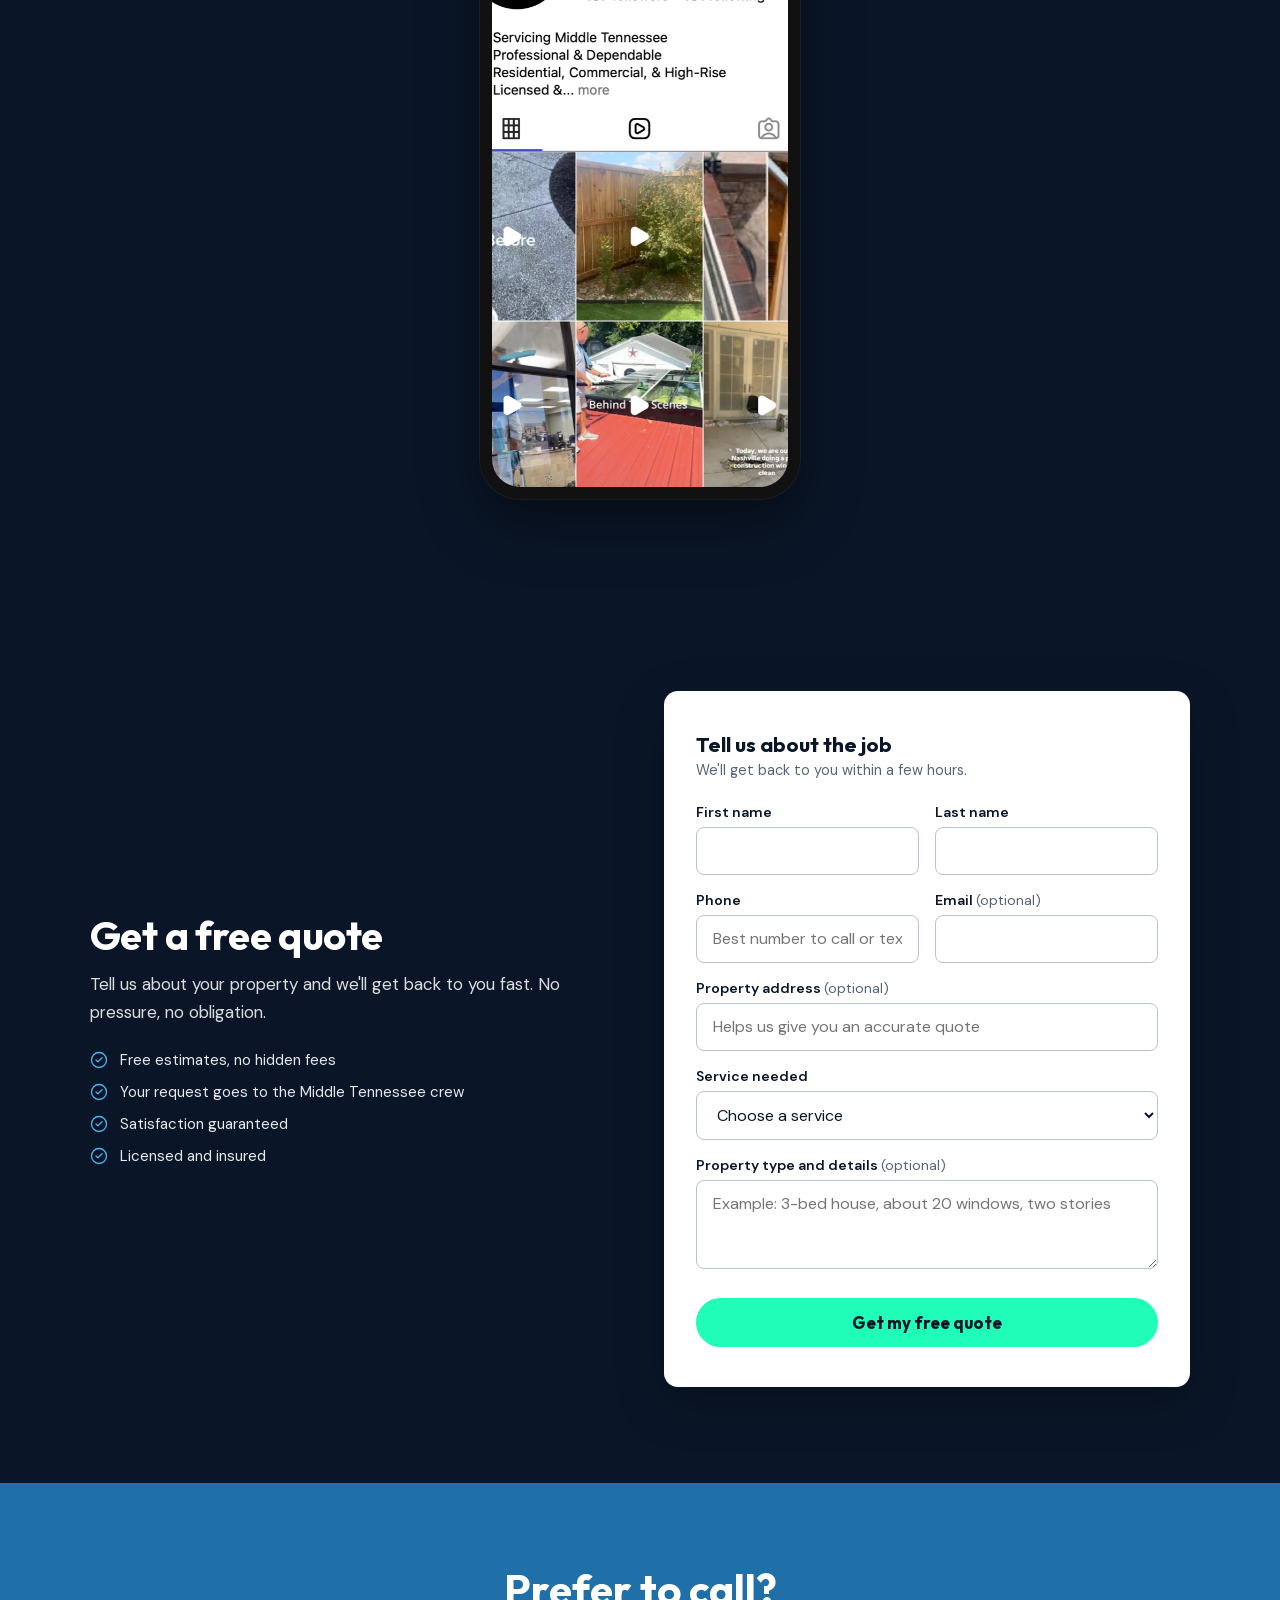
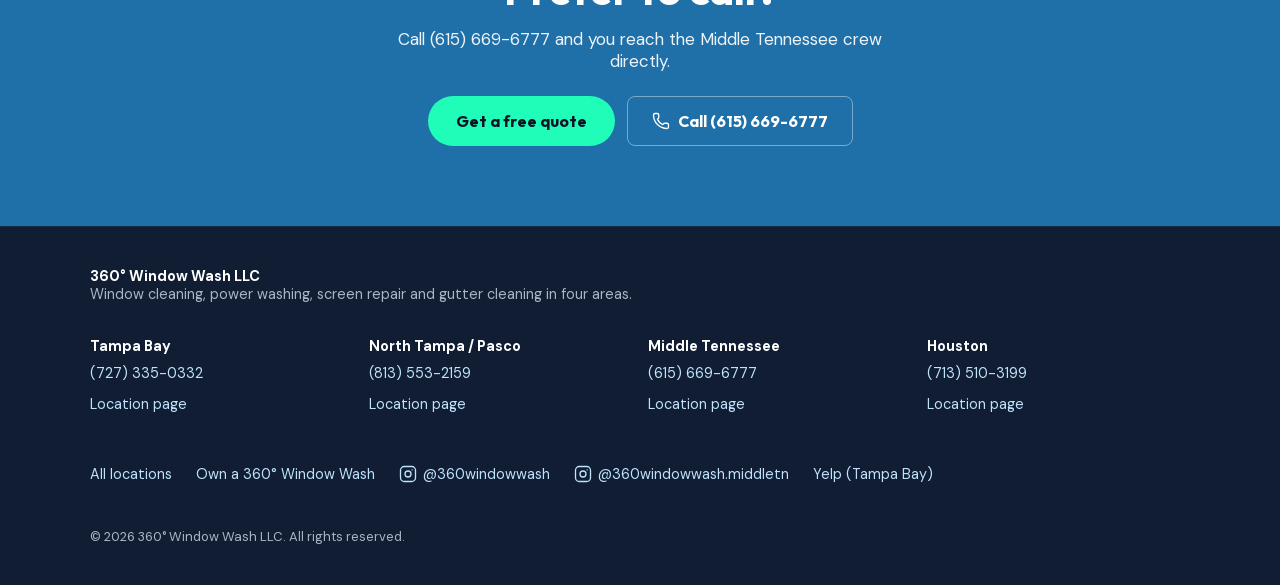
<file: middle-tennessee.html>
<!DOCTYPE html>
<html lang="en">
<head>
<meta charset="UTF-8">
<meta name="viewport" content="width=device-width, initial-scale=1.0">
<title>Middle Tennessee Window Cleaning | 360° Window Wash</title>
<meta name="description" content="Window cleaning, power washing, screen repair and gutter cleaning in Nashville, Franklin, Murfreesboro, Brentwood and nearby. Call (615) 669-6777 for a free quote.">
<link rel="canonical" href="https://360windowwash.com/middle-tennessee.html">
<meta property="og:title" content="Middle Tennessee Window Cleaning | 360° Window Wash">
<meta property="og:description" content="Window cleaning, power washing, screen repair and gutter cleaning in Nashville, Franklin, Murfreesboro, Brentwood and nearby. Call (615) 669-6777 for a free quote.">
<meta property="og:type" content="website">
<meta property="og:url" content="https://360windowwash.com/middle-tennessee.html">
<meta property="og:image" content="https://360windowwash.com/logo-full.png">
<meta name="twitter:card" content="summary_large_image">
<meta name="twitter:image" content="https://360windowwash.com/logo-full.png">
<meta name="theme-color" content="#0a1628">
<link rel="icon" type="image/png" href="/logo.png">
<link rel="apple-touch-icon" href="/logo.png">
<link rel="preload" href="/fonts/outfit-latin.woff2" as="font" type="font/woff2" crossorigin>
<link rel="preload" href="/fonts/dm-sans-latin.woff2" as="font" type="font/woff2" crossorigin>
<link rel="stylesheet" href="/assets/site.css">
<script type="application/ld+json">{"@context": "https://schema.org", "@type": "HomeAndConstructionBusiness", "@id": "https://360windowwash.com/middle-tennessee.html#business", "name": "360° Window Wash Middle Tennessee", "url": "https://360windowwash.com/middle-tennessee.html", "telephone": "(615) 669-6777", "image": "https://360windowwash.com/residential-1.jpg", "logo": "https://360windowwash.com/logo-full.png", "address": {"@type": "PostalAddress", "addressLocality": "Nashville", "addressRegion": "TN", "addressCountry": "US"}, "areaServed": [{"@type": "Place", "name": "Nashville, TN"}, {"@type": "Place", "name": "Franklin, TN"}, {"@type": "Place", "name": "Murfreesboro, TN"}, {"@type": "Place", "name": "Brentwood, TN"}, {"@type": "Place", "name": "Hendersonville, TN"}, {"@type": "Place", "name": "Mt. Juliet, TN"}, {"@type": "Place", "name": "Gallatin, TN"}, {"@type": "Place", "name": "Lebanon, TN"}], "parentOrganization": {"@type": "Organization", "name": "360° Window Wash LLC", "url": "https://360windowwash.com/"}, "makesOffer": [{"@type": "Offer", "itemOffered": {"@type": "Service", "name": "Residential Window Cleaning"}}, {"@type": "Offer", "itemOffered": {"@type": "Service", "name": "Commercial Window Cleaning"}}, {"@type": "Offer", "itemOffered": {"@type": "Service", "name": "Power Washing"}}, {"@type": "Offer", "itemOffered": {"@type": "Service", "name": "Screen Repair"}}, {"@type": "Offer", "itemOffered": {"@type": "Service", "name": "Gutter Cleaning"}}], "email": "michelle@360windowwash.com", "sameAs": ["https://www.instagram.com/360windowwash.middletn"]}</script>
</head>
<body>

<nav class="nav" aria-label="Main">
  <div class="nav-inner">
    <a href="/" aria-label="360° Window Wash home"><img src="/logo-full.webp" alt="360° Window Wash" class="nav-logo" width="58" height="48"></a>
    <div class="nav-links">
      <a href="#services">Services</a>
      <a href="#gallery">Our work</a>
      <a href="/locations.html">All locations</a>
      <a href="#quote">Free quote</a>
    </div>
    <div class="nav-right">
      <a href="tel:+16156696777" class="nav-phone"><svg class="icon" xmlns="http://www.w3.org/2000/svg" viewBox="0 0 24 24" fill="none" stroke="currentColor" stroke-width="1.75" stroke-linecap="round" stroke-linejoin="round" aria-hidden="true"><path d="M13.832 16.568a1 1 0 0 0 1.213-.303l.355-.465A2 2 0 0 1 17 15h3a2 2 0 0 1 2 2v3a2 2 0 0 1-2 2A18 18 0 0 1 2 4a2 2 0 0 1 2-2h3a2 2 0 0 1 2 2v3a2 2 0 0 1-.8 1.6l-.468.351a1 1 0 0 0-.292 1.233 14 14 0 0 0 6.392 6.384"/></svg>(615) 669-6777</a>
      <button class="nav-hamburger" id="hamburger" aria-label="Menu" aria-expanded="false" aria-controls="mobileMenu">
        <span class="bars" aria-hidden="true"><span></span><span></span><span></span></span>Menu
      </button>
    </div>
  </div>
</nav>
<div class="mobile-menu" id="mobileMenu">
  <a href="#services">Services</a>
  <a href="#gallery">Our work</a>
  <a href="/locations.html">All locations</a>
  <a href="#quote">Free quote</a>
  <a href="/franchise.html">Own a 360° Window Wash</a>
  <a href="tel:+16156696777" class="mobile-cta">Call (615) 669-6777</a>
</div>

<section class="hero">
  <img class="hero-bg" src="/residential-1.jpg" srcset="/residential-1-760.jpg 760w, /residential-1.jpg 1280w" sizes="100vw" alt="" width="1280" height="960" fetchpriority="high">
  <div class="hero-scrim"></div>
  <div class="hero-wrap">
    <div class="hero-inner">
      <div class="hero-tagline">Dirty Windows?</div>
      <h1>Crystal clear windows<br><span>in Middle Tennessee.</span></h1>
      <p>Residential and commercial window cleaning, power washing, screen repair, and gutter cleaning across the Nashville metro and surrounding areas.</p>
      <div class="hero-btns">
        <a href="#quote" class="btn btn-accent">Get a free quote</a>
        <a href="tel:+16156696777" class="btn btn-glass"><svg class="icon" xmlns="http://www.w3.org/2000/svg" viewBox="0 0 24 24" fill="none" stroke="currentColor" stroke-width="1.75" stroke-linecap="round" stroke-linejoin="round" aria-hidden="true"><path d="M13.832 16.568a1 1 0 0 0 1.213-.303l.355-.465A2 2 0 0 1 17 15h3a2 2 0 0 1 2 2v3a2 2 0 0 1-2 2A18 18 0 0 1 2 4a2 2 0 0 1 2-2h3a2 2 0 0 1 2 2v3a2 2 0 0 1-.8 1.6l-.468.351a1 1 0 0 0-.292 1.233 14 14 0 0 0 6.392 6.384"/></svg>Call (615) 669-6777</a>
      </div>
    </div>
  </div>
</section>

<div class="trust-bar">
  <div class="trust-inner">
    <div><svg class="icon" xmlns="http://www.w3.org/2000/svg" viewBox="0 0 24 24" fill="none" stroke="currentColor" stroke-width="1.75" stroke-linecap="round" stroke-linejoin="round" aria-hidden="true"><path d="M20 10c0 4.993-5.539 10.193-7.399 11.799a1 1 0 0 1-1.202 0C9.539 20.193 4 14.993 4 10a8 8 0 0 1 16 0"/><circle cx="12" cy="10" r="3"/></svg>Serving Nashville metro & surrounding areas</div>
    <div><svg class="icon" xmlns="http://www.w3.org/2000/svg" viewBox="0 0 24 24" fill="none" stroke="currentColor" stroke-width="1.75" stroke-linecap="round" stroke-linejoin="round" aria-hidden="true"><path d="M20 13c0 5-3.5 7.5-7.66 8.95a1 1 0 0 1-.67-.01C7.5 20.5 4 18 4 13V6a1 1 0 0 1 1-1c2 0 4.5-1.2 6.24-2.72a1.17 1.17 0 0 1 1.52 0C14.51 3.81 17 5 19 5a1 1 0 0 1 1 1z"/><path d="m9 12 2 2 4-4"/></svg>Licensed &amp; insured</div>
    <div><svg class="icon" xmlns="http://www.w3.org/2000/svg" viewBox="0 0 24 24" fill="none" stroke="currentColor" stroke-width="1.75" stroke-linecap="round" stroke-linejoin="round" aria-hidden="true"><path d="M16 21v-2a4 4 0 0 0-4-4H6a4 4 0 0 0-4 4v2"/><path d="M16 3.128a4 4 0 0 1 0 7.744"/><path d="M22 21v-2a4 4 0 0 0-3-3.87"/><circle cx="9" cy="7" r="4"/></svg>Quotes go straight to the Middle Tennessee crew</div>
    <div><svg class="icon" xmlns="http://www.w3.org/2000/svg" viewBox="0 0 24 24" fill="none" stroke="currentColor" stroke-width="1.75" stroke-linecap="round" stroke-linejoin="round" aria-hidden="true"><path d="M13.832 16.568a1 1 0 0 0 1.213-.303l.355-.465A2 2 0 0 1 17 15h3a2 2 0 0 1 2 2v3a2 2 0 0 1-2 2A18 18 0 0 1 2 4a2 2 0 0 1 2-2h3a2 2 0 0 1 2 2v3a2 2 0 0 1-.8 1.6l-.468.351a1 1 0 0 0-.292 1.233 14 14 0 0 0 6.392 6.384"/></svg>Call or text <strong>(615) 669-6777</strong></div>
  </div>
</div>

<section id="services" class="services-section">
  <div class="section-inner">
    <h2 class="section-title">What we clean</h2>
    <p class="section-desc">Homes, storefronts and offices. Need more than one service? Ask for them together on one quote.</p>
    <div class="services-grid">
      <div class="service-card lead">
        <div class="service-icon"><svg class="icon" xmlns="http://www.w3.org/2000/svg" viewBox="0 0 24 24" fill="none" stroke="currentColor" stroke-width="1.75" stroke-linecap="round" stroke-linejoin="round" aria-hidden="true"><path d="M15 21v-8a1 1 0 0 0-1-1h-4a1 1 0 0 0-1 1v8"/><path d="M3 10a2 2 0 0 1 .709-1.528l7-6a2 2 0 0 1 2.582 0l7 6A2 2 0 0 1 21 10v9a2 2 0 0 1-2 2H5a2 2 0 0 1-2-2z"/></svg></div>
        <h3>Residential window cleaning</h3>
        <p>Interior and exterior window cleaning for homes across Middle Tennessee.</p>
      </div>
      <div class="service-card lead">
        <div class="service-icon"><svg class="icon" xmlns="http://www.w3.org/2000/svg" viewBox="0 0 24 24" fill="none" stroke="currentColor" stroke-width="1.75" stroke-linecap="round" stroke-linejoin="round" aria-hidden="true"><path d="M10 12h4"/><path d="M10 8h4"/><path d="M14 21v-3a2 2 0 0 0-4 0v3"/><path d="M6 10H4a2 2 0 0 0-2 2v7a2 2 0 0 0 2 2h16a2 2 0 0 0 2-2V9a2 2 0 0 0-2-2h-2"/><path d="M6 21V5a2 2 0 0 1 2-2h8a2 2 0 0 1 2 2v16"/></svg></div>
        <h3>Commercial window cleaning</h3>
        <p>Storefronts, offices and multi-story buildings, upper floors included.</p>
      </div>
      <div class="service-card">
        <div class="service-icon"><svg class="icon" xmlns="http://www.w3.org/2000/svg" viewBox="0 0 24 24" fill="none" stroke="currentColor" stroke-width="1.75" stroke-linecap="round" stroke-linejoin="round" aria-hidden="true"><path d="M7 16.3c2.2 0 4-1.83 4-4.05 0-1.16-.57-2.26-1.71-3.19S7.29 6.75 7 5.3c-.29 1.45-1.14 2.84-2.29 3.76S3 11.1 3 12.25c0 2.22 1.8 4.05 4 4.05z"/><path d="M12.56 6.6A10.97 10.97 0 0 0 14 3.02c.5 2.5 2 4.9 4 6.5s3 3.5 3 5.5a6.98 6.98 0 0 1-11.91 4.97"/></svg></div>
        <h3>Power washing</h3>
        <p>Driveways, sidewalks, patios and building exteriors.</p>
      </div>
      <div class="service-card">
        <div class="service-icon"><svg class="icon" xmlns="http://www.w3.org/2000/svg" viewBox="0 0 24 24" fill="none" stroke="currentColor" stroke-width="1.75" stroke-linecap="round" stroke-linejoin="round" aria-hidden="true"><rect width="18" height="18" x="3" y="3" rx="2"/><path d="M3 9h18"/><path d="M3 15h18"/><path d="M9 3v18"/><path d="M15 3v18"/></svg></div>
        <h3>Screen repair</h3>
        <p>We patch torn screens and replace the ones that are past fixing.</p>
      </div>
      <div class="service-card">
        <div class="service-icon"><svg class="icon" xmlns="http://www.w3.org/2000/svg" viewBox="0 0 24 24" fill="none" stroke="currentColor" stroke-width="1.75" stroke-linecap="round" stroke-linejoin="round" aria-hidden="true"><path d="M4 14.899A7 7 0 1 1 15.71 8h1.79a4.5 4.5 0 0 1 2.5 8.242"/><path d="M16 14v6"/><path d="M8 14v6"/><path d="M12 16v6"/></svg></div>
        <h3>Gutter cleaning</h3>
        <p>We clear out leaves and debris so rain runs off the roof and down the spouts, not over the edge.</p>
      </div>
    </div>
  </div>
</section>

<section class="towns-section" aria-labelledby="areasTitle">
  <div class="section-inner">
    <h2 id="areasTitle" class="section-title">Where the Middle Tennessee crew works</h2>
    <p class="section-desc">The Nashville metro and the towns around it.</p>
    <ul class="towns-list">
      <li><strong>Nashville</strong><span>Downtown, Midtown, East Nashville, The Gulch &amp; more</span></li>
      <li><strong>Franklin</strong><span>Cool Springs, Westhaven, Berry Farms &amp; more</span></li>
      <li><strong>Murfreesboro</strong><span>Blackman, Gateway, Salem &amp; more</span></li>
      <li><strong>Brentwood</strong><span>Maryland Farms, Annandale, Governors Club &amp; more</span></li>
      <li><strong>Hendersonville</strong><span>Indian Lake, Drakes Creek &amp; more</span></li>
      <li><strong>Mt. Juliet</strong><span>Providence, Del Webb, Victory Station &amp; more</span></li>
      <li><strong>Gallatin</strong><span>Foxland Harbor, Station Camp &amp; more</span></li>
      <li><strong>Lebanon</strong><span>West Wilson, Hartmann Drive &amp; more</span></li>
    </ul>
  </div>
</section>

<section id="gallery" class="gallery-section">
  <div class="section-inner">
    <h2 class="section-title">Recent jobs</h2>
    <p class="section-desc">These photos are from jobs by the founding crew in Tampa Bay.</p>
    <div class="gallery-grid">
      <figure class="gallery-item">
        <img src="/work-1.jpg" alt="New construction window cleaning" loading="lazy" width="640" height="480">
        <figcaption class="gallery-label">New construction</figcaption>
      </figure>
      <figure class="gallery-item">
        <img src="/commercial-1.jpg" alt="Commercial window cleaning at a Clearwater dealership" loading="lazy" width="640" height="480">
        <figcaption class="gallery-label">Commercial</figcaption>
      </figure>
      <figure class="gallery-item">
        <img src="/work-action.jpg" alt="Crew on a ladder cleaning windows on a four-story home" loading="lazy" width="640" height="480">
        <figcaption class="gallery-label">High-rise</figcaption>
      </figure>
      <figure class="gallery-item">
        <img src="/residential-1.jpg" alt="Two 360 trucks outside a modern home after a window cleaning" loading="lazy" width="640" height="480">
        <figcaption class="gallery-label">Residential</figcaption>
      </figure>
    </div>
  </div>
</section>

<section class="instagram-section">
  <div class="instagram-inner">
    <h2>Middle Tennessee on Instagram</h2>
    <p>Before and afters and job highlights from the Middle Tennessee crew.</p>
    <div class="insta-handles"><a href="https://www.instagram.com/360windowwash.middletn/" target="_blank" rel="noopener" class="insta-handle"><svg class="icon" xmlns="http://www.w3.org/2000/svg" viewBox="0 0 24 24" fill="none" stroke="currentColor" stroke-width="1.75" stroke-linecap="round" stroke-linejoin="round" aria-hidden="true"><rect width="20" height="20" x="2" y="2" rx="5"/><circle cx="12" cy="12" r="4"/><line x1="17.5" x2="17.51" y1="6.5" y2="6.5"/></svg>@360windowwash.middletn</a></div>
    <a href="https://www.instagram.com/360windowwash.middletn/" target="_blank" rel="noopener" class="phone-mockup-link">
      <div class="phone-frame"><img src="/instagram-preview-mtn.jpg" alt="The @360windowwash.middletn Instagram profile" class="phone-screen" loading="lazy" width="714" height="1200"></div>
    </a>
  </div>
</section>

<section id="quote" class="quote-section">
  <div class="section-inner">
    <div class="quote-inner">
      <div class="quote-text">
        <h2 class="section-title">Get a free quote</h2>
        <p class="section-desc">Tell us about your property and we'll get back to you fast. No pressure, no obligation.</p>
        <ul class="quote-features"><li class="quote-feat"><svg class="icon" xmlns="http://www.w3.org/2000/svg" viewBox="0 0 24 24" fill="none" stroke="currentColor" stroke-width="1.75" stroke-linecap="round" stroke-linejoin="round" aria-hidden="true"><circle cx="12" cy="12" r="10"/><path d="m16 9-5.5 5.5L8 12"/></svg>Free estimates, no hidden fees</li><li class="quote-feat"><svg class="icon" xmlns="http://www.w3.org/2000/svg" viewBox="0 0 24 24" fill="none" stroke="currentColor" stroke-width="1.75" stroke-linecap="round" stroke-linejoin="round" aria-hidden="true"><circle cx="12" cy="12" r="10"/><path d="m16 9-5.5 5.5L8 12"/></svg>Your request goes to the Middle Tennessee crew</li><li class="quote-feat"><svg class="icon" xmlns="http://www.w3.org/2000/svg" viewBox="0 0 24 24" fill="none" stroke="currentColor" stroke-width="1.75" stroke-linecap="round" stroke-linejoin="round" aria-hidden="true"><circle cx="12" cy="12" r="10"/><path d="m16 9-5.5 5.5L8 12"/></svg>Satisfaction guaranteed</li><li class="quote-feat"><svg class="icon" xmlns="http://www.w3.org/2000/svg" viewBox="0 0 24 24" fill="none" stroke="currentColor" stroke-width="1.75" stroke-linecap="round" stroke-linejoin="round" aria-hidden="true"><circle cx="12" cy="12" r="10"/><path d="m16 9-5.5 5.5L8 12"/></svg>Licensed and insured</li></ul>
      </div>
      <div class="quote-form">
        <h3>Tell us about the job</h3>
        <p class="subtitle">We'll get back to you within a few hours.</p>
        <form data-quote-form data-area="middle-tennessee">
          <div class="form-row">
            <div class="form-group"><label for="qfname">First name</label><input type="text" id="qfname" name="firstName" autocomplete="given-name" required></div>
            <div class="form-group"><label for="qlname">Last name</label><input type="text" id="qlname" name="lastName" autocomplete="family-name" required></div>
          </div>
          <div class="form-row">
            <div class="form-group"><label for="qphone">Phone</label><input type="tel" id="qphone" name="phone" placeholder="Best number to call or text" autocomplete="tel" required></div>
            <div class="form-group"><label for="qemail">Email <span class="opt">(optional)</span></label><input type="email" id="qemail" name="email" autocomplete="email"></div>
          </div>
          <div class="form-group">
            <label for="qaddress">Property address <span class="opt">(optional)</span></label>
            <input type="text" id="qaddress" name="address" autocomplete="street-address" placeholder="Helps us give you an accurate quote">
          </div>
          <div class="form-group">
            <label for="qservice">Service needed</label>
            <select id="qservice" name="service" required>
              <option value="">Choose a service</option>
              <option value="Residential Window Cleaning">Residential window cleaning</option>
              <option value="Commercial Window Cleaning">Commercial window cleaning</option>
              <option value="Power Washing">Power washing</option>
              <option value="Screen Repair">Screen repair or replacement</option>
              <option value="Gutter Cleaning">Gutter cleaning</option>
              <option value="Multiple Services">More than one service</option>
            </select>
          </div>
          <div class="form-group">
            <label for="qdetails">Property type and details <span class="opt">(optional)</span></label>
            <textarea id="qdetails" name="details" rows="3" placeholder="Example: 3-bed house, about 20 windows, two stories"></textarea>
          </div>
          <button type="submit" class="btn btn-submit">Get my free quote</button>
        </form>
        <div class="form-error" role="alert"></div>
        <div class="form-success" tabindex="-1">
          <svg class="icon" xmlns="http://www.w3.org/2000/svg" viewBox="0 0 24 24" fill="none" stroke="currentColor" stroke-width="1.75" stroke-linecap="round" stroke-linejoin="round" aria-hidden="true"><circle cx="12" cy="12" r="10"/><path d="m16 9-5.5 5.5L8 12"/></svg>
          <h3>Quote request received</h3>
          <p>We'll call you back within a few hours to talk about the job and give you a free estimate.</p>
        </div>
      </div>
    </div>
  </div>
</section>

<section class="cta-section">
  <h2>Prefer to call?</h2>
  <p>Call (615) 669-6777 and you reach the Middle Tennessee crew directly.</p>
  <div class="cta-btns">
    <a href="#quote" class="btn btn-accent">Get a free quote</a>
    <a href="tel:+16156696777" class="btn btn-glass"><svg class="icon" xmlns="http://www.w3.org/2000/svg" viewBox="0 0 24 24" fill="none" stroke="currentColor" stroke-width="1.75" stroke-linecap="round" stroke-linejoin="round" aria-hidden="true"><path d="M13.832 16.568a1 1 0 0 0 1.213-.303l.355-.465A2 2 0 0 1 17 15h3a2 2 0 0 1 2 2v3a2 2 0 0 1-2 2A18 18 0 0 1 2 4a2 2 0 0 1 2-2h3a2 2 0 0 1 2 2v3a2 2 0 0 1-.8 1.6l-.468.351a1 1 0 0 0-.292 1.233 14 14 0 0 0 6.392 6.384"/></svg>Call (615) 669-6777</a>
  </div>
</section>

<footer>
  <div class="footer-inner">
    <div><strong>360° Window Wash LLC</strong><br>Window cleaning, power washing, screen repair and gutter cleaning in four areas.</div>
    <div class="footer-locs">
      <div><strong>Tampa Bay</strong><br><a href="tel:+17273350332">(727) 335-0332</a><br><a href="/tampa-bay.html">Location page</a></div>
      <div><strong>North Tampa / Pasco</strong><br><a href="tel:+18135532159">(813) 553-2159</a><br><a href="/north-central-florida.html">Location page</a></div>
      <div><strong>Middle Tennessee</strong><br><a href="tel:+16156696777">(615) 669-6777</a><br><a href="/middle-tennessee.html">Location page</a></div>
      <div><strong>Houston</strong><br><a href="tel:+17135103199">(713) 510-3199</a><br><a href="/houston.html">Location page</a></div>
    </div>
    <div class="footer-links">
      <a href="/locations.html">All locations</a>
      <a href="/franchise.html">Own a 360° Window Wash</a>
      <a href="https://www.instagram.com/360windowwash" target="_blank" rel="noopener"><svg class="icon" xmlns="http://www.w3.org/2000/svg" viewBox="0 0 24 24" fill="none" stroke="currentColor" stroke-width="1.75" stroke-linecap="round" stroke-linejoin="round" aria-hidden="true"><rect width="20" height="20" x="2" y="2" rx="5"/><circle cx="12" cy="12" r="4"/><line x1="17.5" x2="17.51" y1="6.5" y2="6.5"/></svg>@360windowwash</a>
      <a href="https://www.instagram.com/360windowwash.middletn/" target="_blank" rel="noopener"><svg class="icon" xmlns="http://www.w3.org/2000/svg" viewBox="0 0 24 24" fill="none" stroke="currentColor" stroke-width="1.75" stroke-linecap="round" stroke-linejoin="round" aria-hidden="true"><rect width="20" height="20" x="2" y="2" rx="5"/><circle cx="12" cy="12" r="4"/><line x1="17.5" x2="17.51" y1="6.5" y2="6.5"/></svg>@360windowwash.middletn</a>
      <a href="https://www.yelp.com/biz/360-window-wash-pinellas-park-2" target="_blank" rel="noopener">Yelp (Tampa Bay)</a>
    </div>
    <div class="footer-legal">&copy; 2026 360° Window Wash LLC. All rights reserved.</div>
  </div>
</footer>
<script src="/assets/site.js" defer></script>
</body>
</html>
</file>
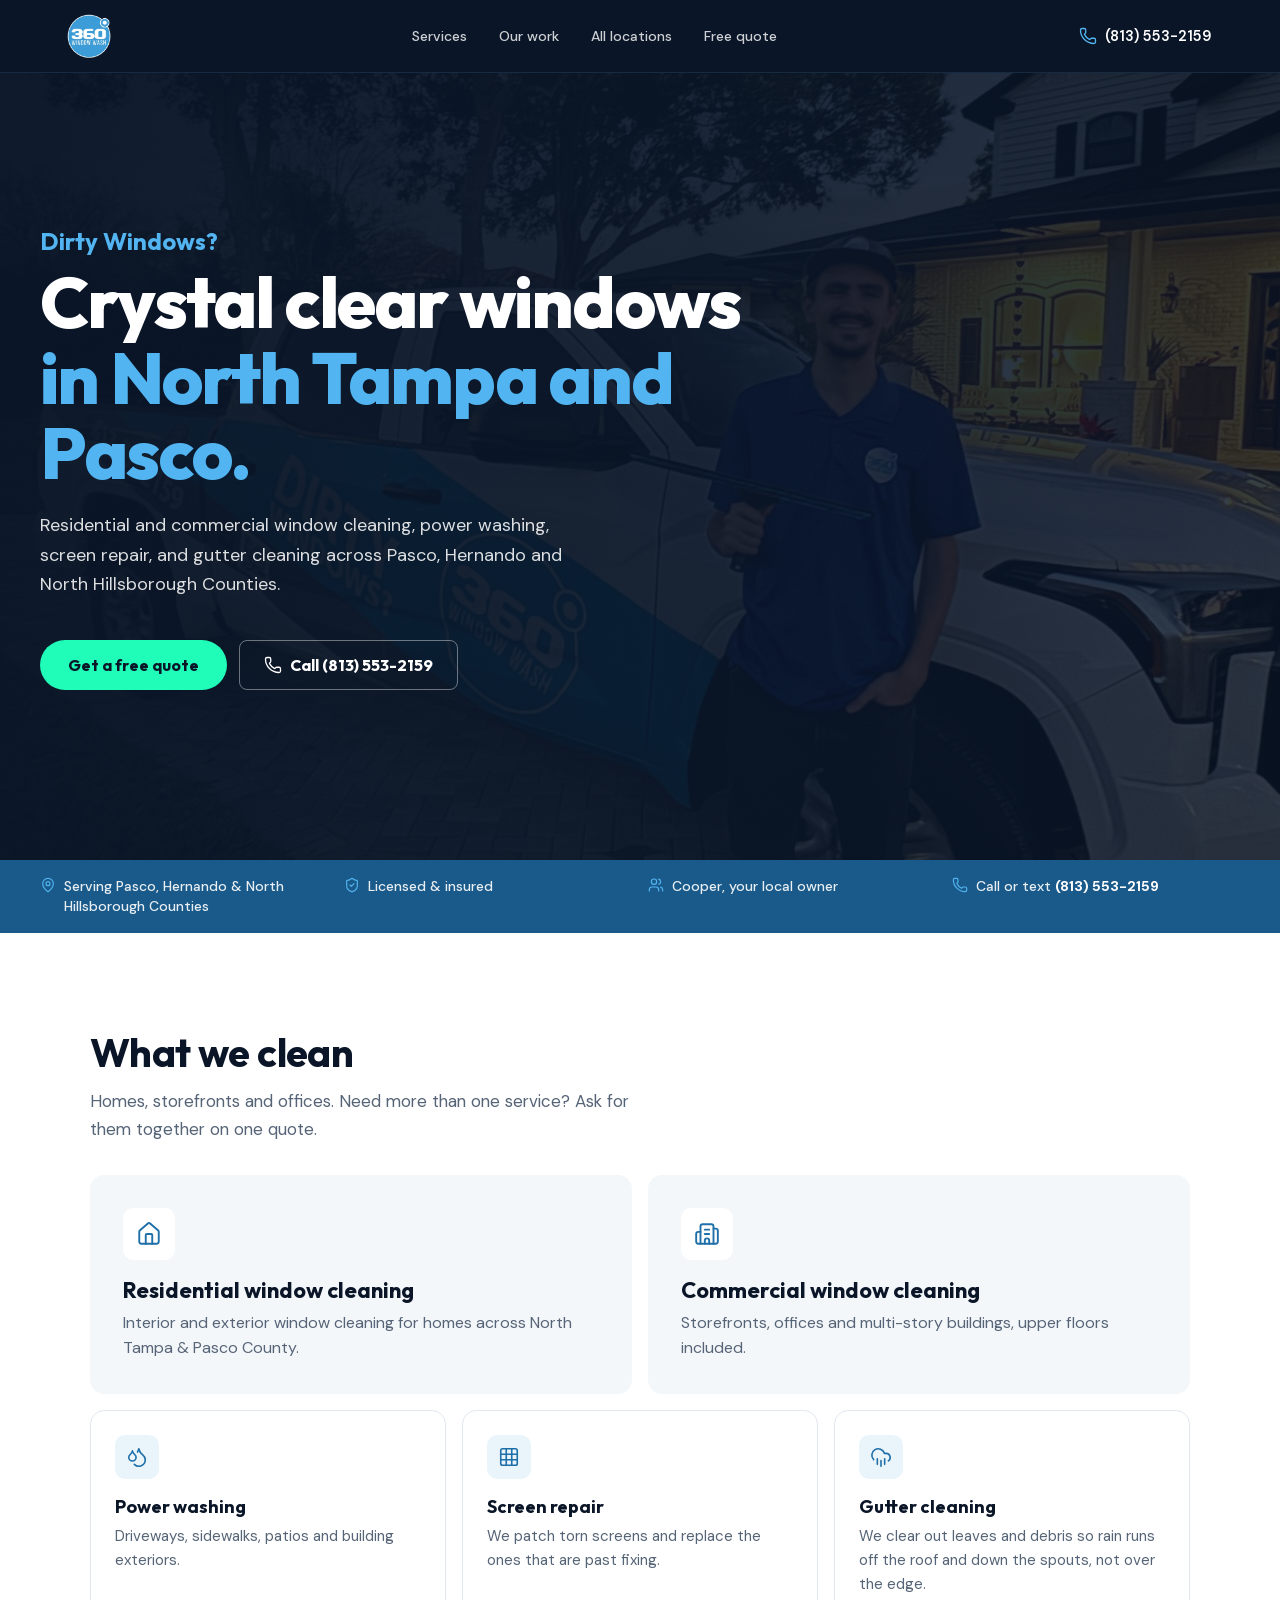
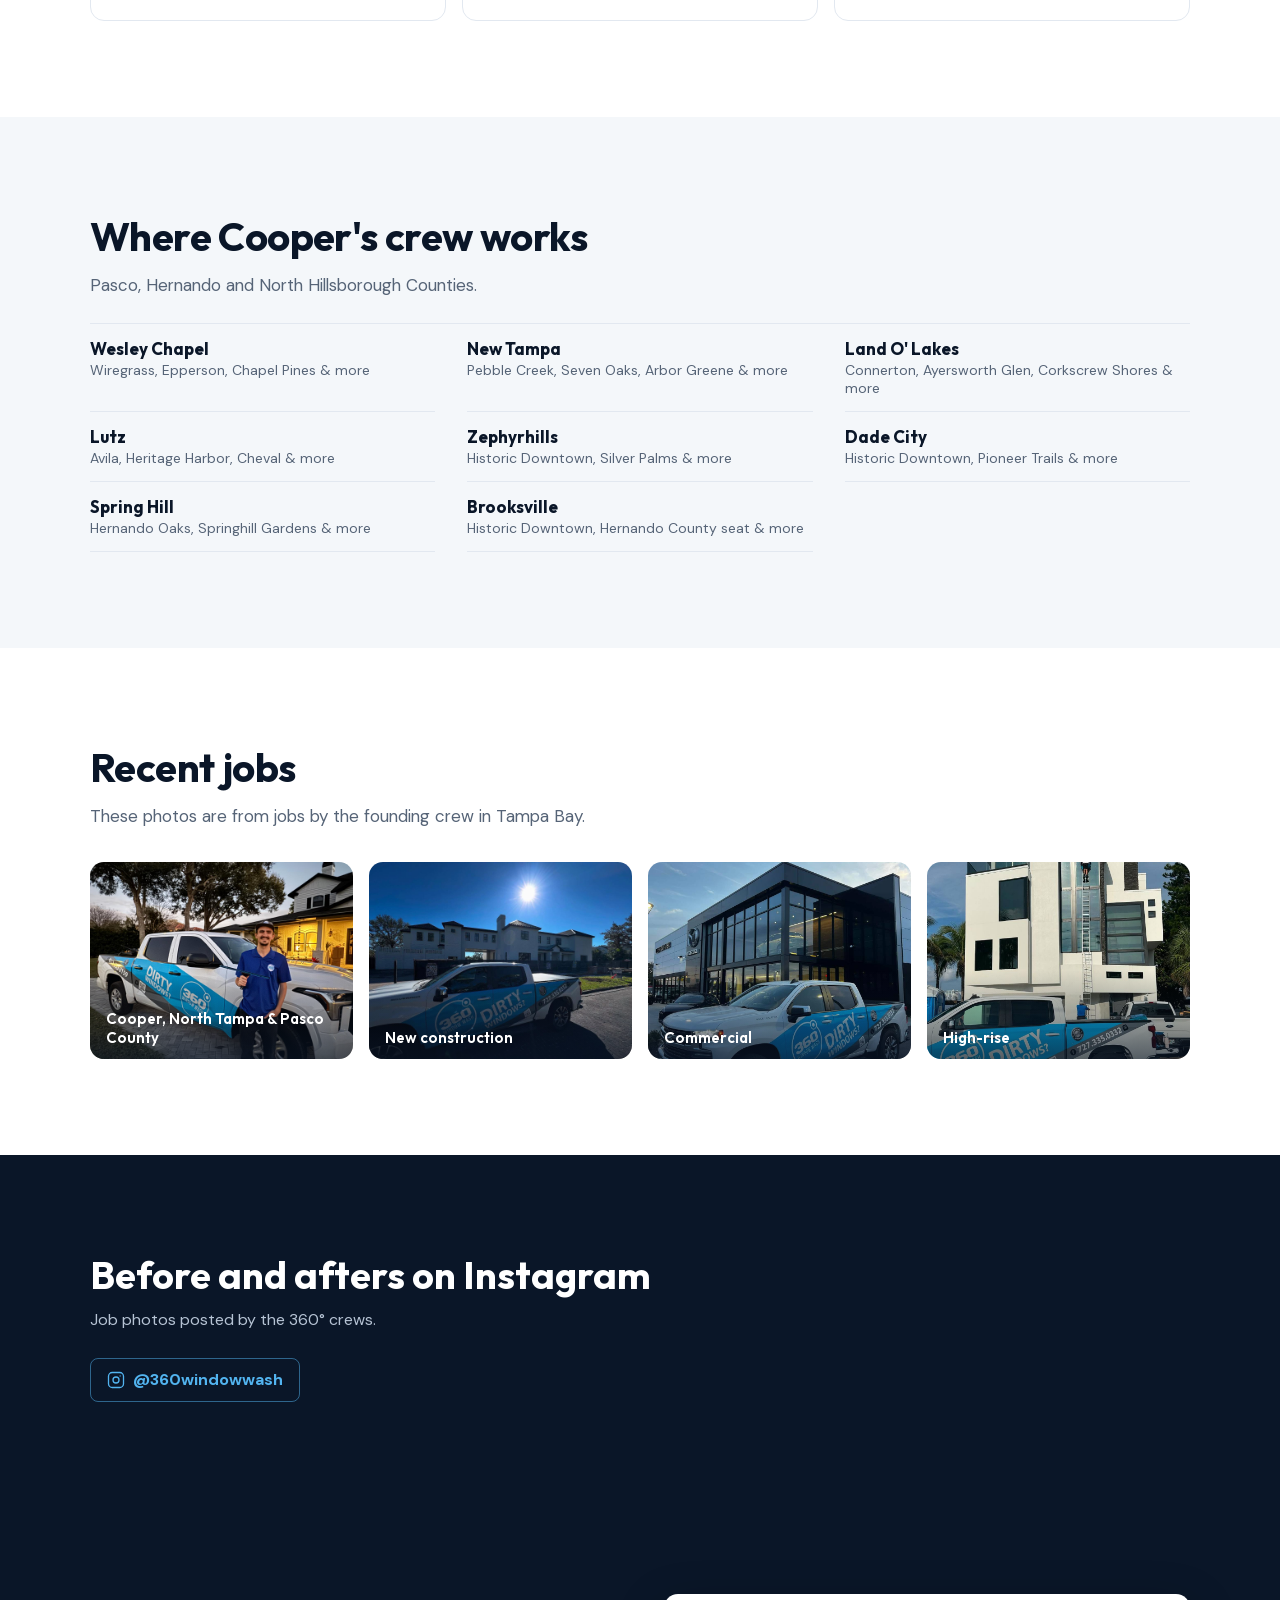
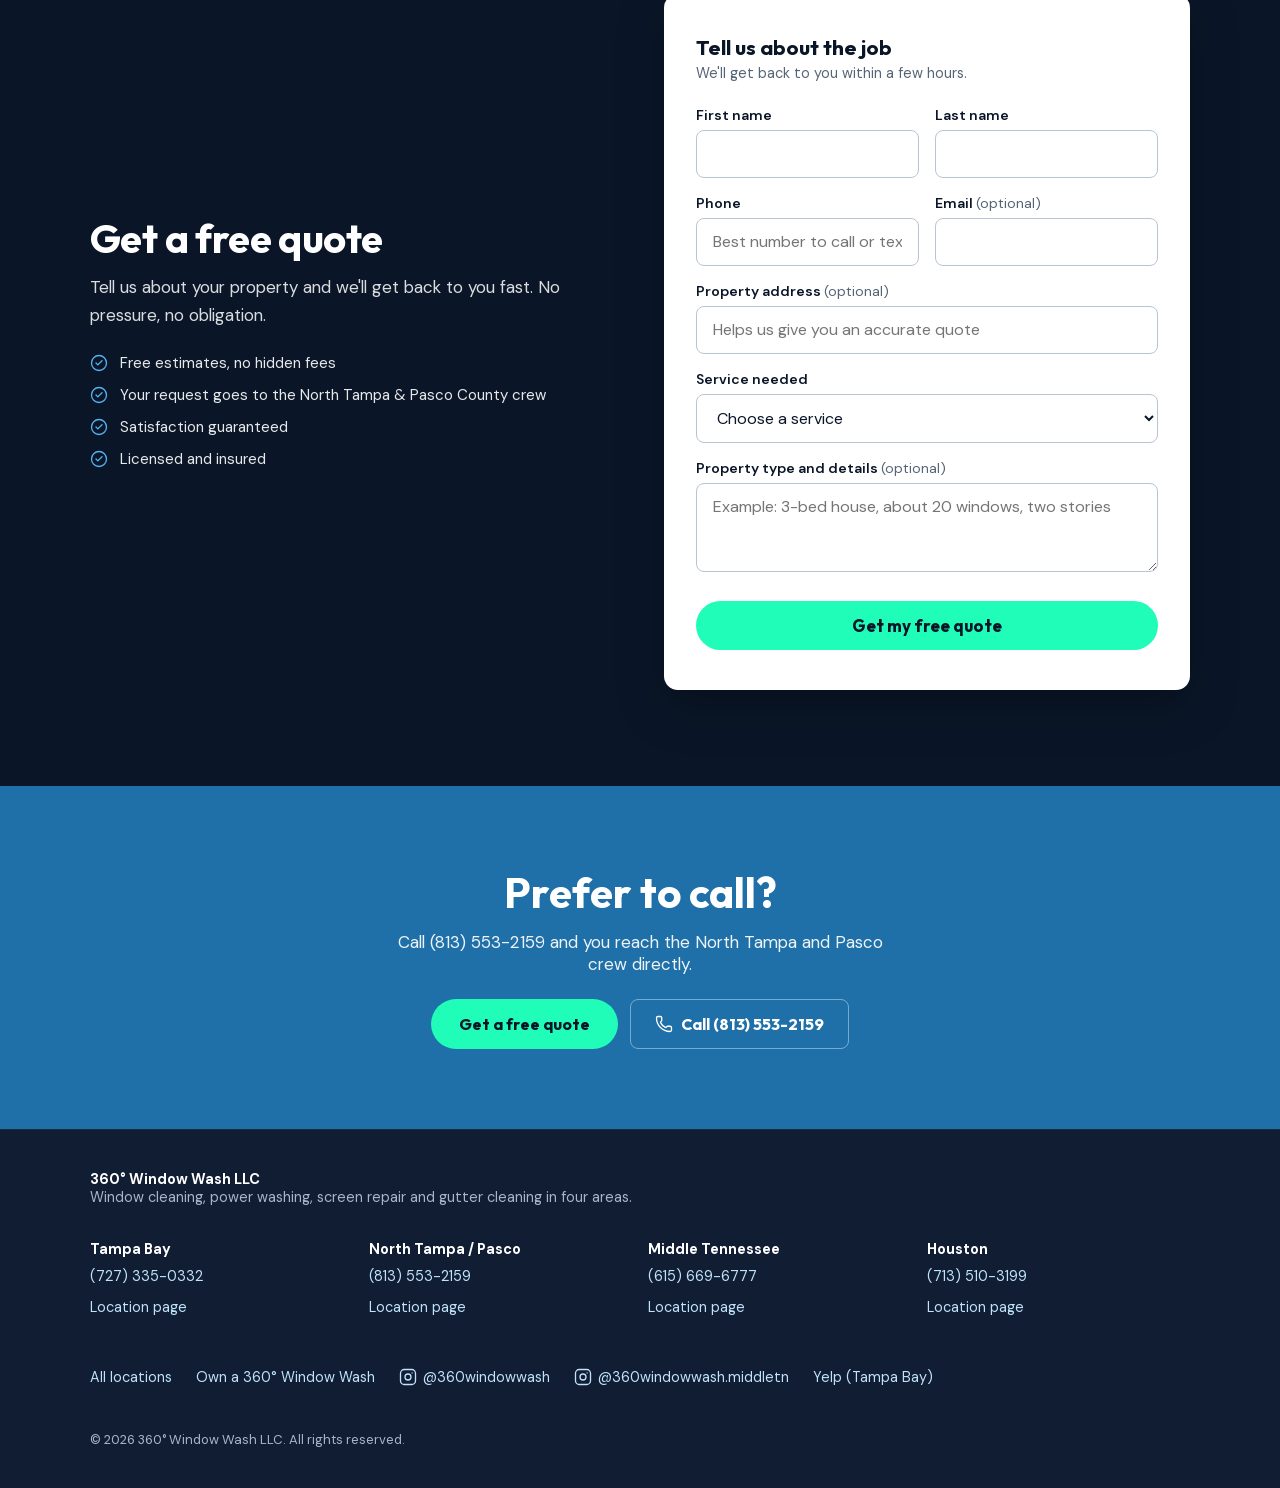
<file: north-central-florida.html>
<!DOCTYPE html>
<html lang="en">
<head>
<meta charset="UTF-8">
<meta name="viewport" content="width=device-width, initial-scale=1.0">
<title>North Tampa &amp; Pasco County Window Cleaning | 360° Window Wash</title>
<meta name="description" content="Window cleaning, power washing, screen repair and gutter cleaning in Wesley Chapel, New Tampa, Land O&#x27; Lakes and across Pasco and Hernando. Call (813) 553-2159.">
<link rel="canonical" href="https://360windowwash.com/north-central-florida.html">
<meta property="og:title" content="North Tampa &amp; Pasco County Window Cleaning | 360° Window Wash">
<meta property="og:description" content="Window cleaning, power washing, screen repair and gutter cleaning in Wesley Chapel, New Tampa, Land O&#x27; Lakes and across Pasco and Hernando. Call (813) 553-2159.">
<meta property="og:type" content="website">
<meta property="og:url" content="https://360windowwash.com/north-central-florida.html">
<meta property="og:image" content="https://360windowwash.com/logo-full.png">
<meta name="twitter:card" content="summary_large_image">
<meta name="twitter:image" content="https://360windowwash.com/logo-full.png">
<meta name="theme-color" content="#0a1628">
<link rel="icon" type="image/png" href="/logo.png">
<link rel="apple-touch-icon" href="/logo.png">
<link rel="preload" href="/fonts/outfit-latin.woff2" as="font" type="font/woff2" crossorigin>
<link rel="preload" href="/fonts/dm-sans-latin.woff2" as="font" type="font/woff2" crossorigin>
<link rel="stylesheet" href="/assets/site.css">
<script type="application/ld+json">{"@context": "https://schema.org", "@type": "HomeAndConstructionBusiness", "@id": "https://360windowwash.com/north-central-florida.html#business", "name": "360° Window Wash North Tampa & Pasco County", "url": "https://360windowwash.com/north-central-florida.html", "telephone": "(813) 553-2159", "image": "https://360windowwash.com/cooper.jpg", "logo": "https://360windowwash.com/logo-full.png", "address": {"@type": "PostalAddress", "addressLocality": "Wesley Chapel", "addressRegion": "FL", "addressCountry": "US"}, "areaServed": [{"@type": "Place", "name": "Pasco County, FL"}, {"@type": "Place", "name": "Hernando County, FL"}, {"@type": "Place", "name": "Hillsborough County, FL"}], "parentOrganization": {"@type": "Organization", "name": "360° Window Wash LLC", "url": "https://360windowwash.com/"}, "makesOffer": [{"@type": "Offer", "itemOffered": {"@type": "Service", "name": "Residential Window Cleaning"}}, {"@type": "Offer", "itemOffered": {"@type": "Service", "name": "Commercial Window Cleaning"}}, {"@type": "Offer", "itemOffered": {"@type": "Service", "name": "Power Washing"}}, {"@type": "Offer", "itemOffered": {"@type": "Service", "name": "Screen Repair"}}, {"@type": "Offer", "itemOffered": {"@type": "Service", "name": "Gutter Cleaning"}}], "email": "cooper@360windowwash.com", "sameAs": ["https://www.instagram.com/360windowwash"]}</script>
</head>
<body>

<nav class="nav" aria-label="Main">
  <div class="nav-inner">
    <a href="/" aria-label="360° Window Wash home"><img src="/logo-full.webp" alt="360° Window Wash" class="nav-logo" width="58" height="48"></a>
    <div class="nav-links">
      <a href="#services">Services</a>
      <a href="#gallery">Our work</a>
      <a href="/locations.html">All locations</a>
      <a href="#quote">Free quote</a>
    </div>
    <div class="nav-right">
      <a href="tel:+18135532159" class="nav-phone"><svg class="icon" xmlns="http://www.w3.org/2000/svg" viewBox="0 0 24 24" fill="none" stroke="currentColor" stroke-width="1.75" stroke-linecap="round" stroke-linejoin="round" aria-hidden="true"><path d="M13.832 16.568a1 1 0 0 0 1.213-.303l.355-.465A2 2 0 0 1 17 15h3a2 2 0 0 1 2 2v3a2 2 0 0 1-2 2A18 18 0 0 1 2 4a2 2 0 0 1 2-2h3a2 2 0 0 1 2 2v3a2 2 0 0 1-.8 1.6l-.468.351a1 1 0 0 0-.292 1.233 14 14 0 0 0 6.392 6.384"/></svg>(813) 553-2159</a>
      <button class="nav-hamburger" id="hamburger" aria-label="Menu" aria-expanded="false" aria-controls="mobileMenu">
        <span class="bars" aria-hidden="true"><span></span><span></span><span></span></span>Menu
      </button>
    </div>
  </div>
</nav>
<div class="mobile-menu" id="mobileMenu">
  <a href="#services">Services</a>
  <a href="#gallery">Our work</a>
  <a href="/locations.html">All locations</a>
  <a href="#quote">Free quote</a>
  <a href="/franchise.html">Own a 360° Window Wash</a>
  <a href="tel:+18135532159" class="mobile-cta">Call (813) 553-2159</a>
</div>

<section class="hero">
  <img class="hero-bg" src="/cooper.jpg" srcset="/cooper-760.jpg 760w, /cooper.jpg 1280w" sizes="100vw" alt="" width="1280" height="960" fetchpriority="high">
  <div class="hero-scrim"></div>
  <div class="hero-wrap">
    <div class="hero-inner">
      <div class="hero-tagline">Dirty Windows?</div>
      <h1>Crystal clear windows<br><span>in North Tampa and Pasco.</span></h1>
      <p>Residential and commercial window cleaning, power washing, screen repair, and gutter cleaning across Pasco, Hernando and North Hillsborough Counties.</p>
      <div class="hero-btns">
        <a href="#quote" class="btn btn-accent">Get a free quote</a>
        <a href="tel:+18135532159" class="btn btn-glass"><svg class="icon" xmlns="http://www.w3.org/2000/svg" viewBox="0 0 24 24" fill="none" stroke="currentColor" stroke-width="1.75" stroke-linecap="round" stroke-linejoin="round" aria-hidden="true"><path d="M13.832 16.568a1 1 0 0 0 1.213-.303l.355-.465A2 2 0 0 1 17 15h3a2 2 0 0 1 2 2v3a2 2 0 0 1-2 2A18 18 0 0 1 2 4a2 2 0 0 1 2-2h3a2 2 0 0 1 2 2v3a2 2 0 0 1-.8 1.6l-.468.351a1 1 0 0 0-.292 1.233 14 14 0 0 0 6.392 6.384"/></svg>Call (813) 553-2159</a>
      </div>
    </div>
  </div>
</section>

<div class="trust-bar">
  <div class="trust-inner">
    <div><svg class="icon" xmlns="http://www.w3.org/2000/svg" viewBox="0 0 24 24" fill="none" stroke="currentColor" stroke-width="1.75" stroke-linecap="round" stroke-linejoin="round" aria-hidden="true"><path d="M20 10c0 4.993-5.539 10.193-7.399 11.799a1 1 0 0 1-1.202 0C9.539 20.193 4 14.993 4 10a8 8 0 0 1 16 0"/><circle cx="12" cy="10" r="3"/></svg>Serving Pasco, Hernando & North Hillsborough Counties</div>
    <div><svg class="icon" xmlns="http://www.w3.org/2000/svg" viewBox="0 0 24 24" fill="none" stroke="currentColor" stroke-width="1.75" stroke-linecap="round" stroke-linejoin="round" aria-hidden="true"><path d="M20 13c0 5-3.5 7.5-7.66 8.95a1 1 0 0 1-.67-.01C7.5 20.5 4 18 4 13V6a1 1 0 0 1 1-1c2 0 4.5-1.2 6.24-2.72a1.17 1.17 0 0 1 1.52 0C14.51 3.81 17 5 19 5a1 1 0 0 1 1 1z"/><path d="m9 12 2 2 4-4"/></svg>Licensed &amp; insured</div>
    <div><svg class="icon" xmlns="http://www.w3.org/2000/svg" viewBox="0 0 24 24" fill="none" stroke="currentColor" stroke-width="1.75" stroke-linecap="round" stroke-linejoin="round" aria-hidden="true"><path d="M16 21v-2a4 4 0 0 0-4-4H6a4 4 0 0 0-4 4v2"/><path d="M16 3.128a4 4 0 0 1 0 7.744"/><path d="M22 21v-2a4 4 0 0 0-3-3.87"/><circle cx="9" cy="7" r="4"/></svg>Cooper, your local owner</div>
    <div><svg class="icon" xmlns="http://www.w3.org/2000/svg" viewBox="0 0 24 24" fill="none" stroke="currentColor" stroke-width="1.75" stroke-linecap="round" stroke-linejoin="round" aria-hidden="true"><path d="M13.832 16.568a1 1 0 0 0 1.213-.303l.355-.465A2 2 0 0 1 17 15h3a2 2 0 0 1 2 2v3a2 2 0 0 1-2 2A18 18 0 0 1 2 4a2 2 0 0 1 2-2h3a2 2 0 0 1 2 2v3a2 2 0 0 1-.8 1.6l-.468.351a1 1 0 0 0-.292 1.233 14 14 0 0 0 6.392 6.384"/></svg>Call or text <strong>(813) 553-2159</strong></div>
  </div>
</div>

<section id="services" class="services-section">
  <div class="section-inner">
    <h2 class="section-title">What we clean</h2>
    <p class="section-desc">Homes, storefronts and offices. Need more than one service? Ask for them together on one quote.</p>
    <div class="services-grid">
      <div class="service-card lead">
        <div class="service-icon"><svg class="icon" xmlns="http://www.w3.org/2000/svg" viewBox="0 0 24 24" fill="none" stroke="currentColor" stroke-width="1.75" stroke-linecap="round" stroke-linejoin="round" aria-hidden="true"><path d="M15 21v-8a1 1 0 0 0-1-1h-4a1 1 0 0 0-1 1v8"/><path d="M3 10a2 2 0 0 1 .709-1.528l7-6a2 2 0 0 1 2.582 0l7 6A2 2 0 0 1 21 10v9a2 2 0 0 1-2 2H5a2 2 0 0 1-2-2z"/></svg></div>
        <h3>Residential window cleaning</h3>
        <p>Interior and exterior window cleaning for homes across North Tampa & Pasco County.</p>
      </div>
      <div class="service-card lead">
        <div class="service-icon"><svg class="icon" xmlns="http://www.w3.org/2000/svg" viewBox="0 0 24 24" fill="none" stroke="currentColor" stroke-width="1.75" stroke-linecap="round" stroke-linejoin="round" aria-hidden="true"><path d="M10 12h4"/><path d="M10 8h4"/><path d="M14 21v-3a2 2 0 0 0-4 0v3"/><path d="M6 10H4a2 2 0 0 0-2 2v7a2 2 0 0 0 2 2h16a2 2 0 0 0 2-2V9a2 2 0 0 0-2-2h-2"/><path d="M6 21V5a2 2 0 0 1 2-2h8a2 2 0 0 1 2 2v16"/></svg></div>
        <h3>Commercial window cleaning</h3>
        <p>Storefronts, offices and multi-story buildings, upper floors included.</p>
      </div>
      <div class="service-card">
        <div class="service-icon"><svg class="icon" xmlns="http://www.w3.org/2000/svg" viewBox="0 0 24 24" fill="none" stroke="currentColor" stroke-width="1.75" stroke-linecap="round" stroke-linejoin="round" aria-hidden="true"><path d="M7 16.3c2.2 0 4-1.83 4-4.05 0-1.16-.57-2.26-1.71-3.19S7.29 6.75 7 5.3c-.29 1.45-1.14 2.84-2.29 3.76S3 11.1 3 12.25c0 2.22 1.8 4.05 4 4.05z"/><path d="M12.56 6.6A10.97 10.97 0 0 0 14 3.02c.5 2.5 2 4.9 4 6.5s3 3.5 3 5.5a6.98 6.98 0 0 1-11.91 4.97"/></svg></div>
        <h3>Power washing</h3>
        <p>Driveways, sidewalks, patios and building exteriors.</p>
      </div>
      <div class="service-card">
        <div class="service-icon"><svg class="icon" xmlns="http://www.w3.org/2000/svg" viewBox="0 0 24 24" fill="none" stroke="currentColor" stroke-width="1.75" stroke-linecap="round" stroke-linejoin="round" aria-hidden="true"><rect width="18" height="18" x="3" y="3" rx="2"/><path d="M3 9h18"/><path d="M3 15h18"/><path d="M9 3v18"/><path d="M15 3v18"/></svg></div>
        <h3>Screen repair</h3>
        <p>We patch torn screens and replace the ones that are past fixing.</p>
      </div>
      <div class="service-card">
        <div class="service-icon"><svg class="icon" xmlns="http://www.w3.org/2000/svg" viewBox="0 0 24 24" fill="none" stroke="currentColor" stroke-width="1.75" stroke-linecap="round" stroke-linejoin="round" aria-hidden="true"><path d="M4 14.899A7 7 0 1 1 15.71 8h1.79a4.5 4.5 0 0 1 2.5 8.242"/><path d="M16 14v6"/><path d="M8 14v6"/><path d="M12 16v6"/></svg></div>
        <h3>Gutter cleaning</h3>
        <p>We clear out leaves and debris so rain runs off the roof and down the spouts, not over the edge.</p>
      </div>
    </div>
  </div>
</section>

<section class="towns-section" aria-labelledby="areasTitle">
  <div class="section-inner">
    <h2 id="areasTitle" class="section-title">Where Cooper's crew works</h2>
    <p class="section-desc">Pasco, Hernando and North Hillsborough Counties.</p>
    <ul class="towns-list">
      <li><strong>Wesley Chapel</strong><span>Wiregrass, Epperson, Chapel Pines &amp; more</span></li>
      <li><strong>New Tampa</strong><span>Pebble Creek, Seven Oaks, Arbor Greene &amp; more</span></li>
      <li><strong>Land O&#x27; Lakes</strong><span>Connerton, Ayersworth Glen, Corkscrew Shores &amp; more</span></li>
      <li><strong>Lutz</strong><span>Avila, Heritage Harbor, Cheval &amp; more</span></li>
      <li><strong>Zephyrhills</strong><span>Historic Downtown, Silver Palms &amp; more</span></li>
      <li><strong>Dade City</strong><span>Historic Downtown, Pioneer Trails &amp; more</span></li>
      <li><strong>Spring Hill</strong><span>Hernando Oaks, Springhill Gardens &amp; more</span></li>
      <li><strong>Brooksville</strong><span>Historic Downtown, Hernando County seat &amp; more</span></li>
    </ul>
  </div>
</section>

<section id="gallery" class="gallery-section">
  <div class="section-inner">
    <h2 class="section-title">Recent jobs</h2>
    <p class="section-desc">These photos are from jobs by the founding crew in Tampa Bay.</p>
    <div class="gallery-grid">
      <figure class="gallery-item">
        <img src="/cooper.jpg" alt="Cooper with his 360 Window Wash truck" loading="lazy" width="640" height="480">
        <figcaption class="gallery-label">Cooper, North Tampa & Pasco County</figcaption>
      </figure>
      <figure class="gallery-item">
        <img src="/work-1.jpg" alt="New construction window cleaning" loading="lazy" width="640" height="480">
        <figcaption class="gallery-label">New construction</figcaption>
      </figure>
      <figure class="gallery-item">
        <img src="/commercial-1.jpg" alt="Commercial window cleaning at a Clearwater dealership" loading="lazy" width="640" height="480">
        <figcaption class="gallery-label">Commercial</figcaption>
      </figure>
      <figure class="gallery-item">
        <img src="/work-action.jpg" alt="Crew on a ladder cleaning windows on a four-story home" loading="lazy" width="640" height="480">
        <figcaption class="gallery-label">High-rise</figcaption>
      </figure>
    </div>
  </div>
</section>

<section class="instagram-section">
  <div class="instagram-inner">
    <h2>Before and afters on Instagram</h2>
    <p>Job photos posted by the 360° crews.</p>
    <div class="insta-handles" style="margin-bottom:0"><a href="https://www.instagram.com/360windowwash" target="_blank" rel="noopener" class="insta-handle"><svg class="icon" xmlns="http://www.w3.org/2000/svg" viewBox="0 0 24 24" fill="none" stroke="currentColor" stroke-width="1.75" stroke-linecap="round" stroke-linejoin="round" aria-hidden="true"><rect width="20" height="20" x="2" y="2" rx="5"/><circle cx="12" cy="12" r="4"/><line x1="17.5" x2="17.51" y1="6.5" y2="6.5"/></svg>@360windowwash</a></div>
  </div>
</section>

<section id="quote" class="quote-section">
  <div class="section-inner">
    <div class="quote-inner">
      <div class="quote-text">
        <h2 class="section-title">Get a free quote</h2>
        <p class="section-desc">Tell us about your property and we'll get back to you fast. No pressure, no obligation.</p>
        <ul class="quote-features"><li class="quote-feat"><svg class="icon" xmlns="http://www.w3.org/2000/svg" viewBox="0 0 24 24" fill="none" stroke="currentColor" stroke-width="1.75" stroke-linecap="round" stroke-linejoin="round" aria-hidden="true"><circle cx="12" cy="12" r="10"/><path d="m16 9-5.5 5.5L8 12"/></svg>Free estimates, no hidden fees</li><li class="quote-feat"><svg class="icon" xmlns="http://www.w3.org/2000/svg" viewBox="0 0 24 24" fill="none" stroke="currentColor" stroke-width="1.75" stroke-linecap="round" stroke-linejoin="round" aria-hidden="true"><circle cx="12" cy="12" r="10"/><path d="m16 9-5.5 5.5L8 12"/></svg>Your request goes to the North Tampa & Pasco County crew</li><li class="quote-feat"><svg class="icon" xmlns="http://www.w3.org/2000/svg" viewBox="0 0 24 24" fill="none" stroke="currentColor" stroke-width="1.75" stroke-linecap="round" stroke-linejoin="round" aria-hidden="true"><circle cx="12" cy="12" r="10"/><path d="m16 9-5.5 5.5L8 12"/></svg>Satisfaction guaranteed</li><li class="quote-feat"><svg class="icon" xmlns="http://www.w3.org/2000/svg" viewBox="0 0 24 24" fill="none" stroke="currentColor" stroke-width="1.75" stroke-linecap="round" stroke-linejoin="round" aria-hidden="true"><circle cx="12" cy="12" r="10"/><path d="m16 9-5.5 5.5L8 12"/></svg>Licensed and insured</li></ul>
      </div>
      <div class="quote-form">
        <h3>Tell us about the job</h3>
        <p class="subtitle">We'll get back to you within a few hours.</p>
        <form data-quote-form data-area="north-tampa-pasco">
          <div class="form-row">
            <div class="form-group"><label for="qfname">First name</label><input type="text" id="qfname" name="firstName" autocomplete="given-name" required></div>
            <div class="form-group"><label for="qlname">Last name</label><input type="text" id="qlname" name="lastName" autocomplete="family-name" required></div>
          </div>
          <div class="form-row">
            <div class="form-group"><label for="qphone">Phone</label><input type="tel" id="qphone" name="phone" placeholder="Best number to call or text" autocomplete="tel" required></div>
            <div class="form-group"><label for="qemail">Email <span class="opt">(optional)</span></label><input type="email" id="qemail" name="email" autocomplete="email"></div>
          </div>
          <div class="form-group">
            <label for="qaddress">Property address <span class="opt">(optional)</span></label>
            <input type="text" id="qaddress" name="address" autocomplete="street-address" placeholder="Helps us give you an accurate quote">
          </div>
          <div class="form-group">
            <label for="qservice">Service needed</label>
            <select id="qservice" name="service" required>
              <option value="">Choose a service</option>
              <option value="Residential Window Cleaning">Residential window cleaning</option>
              <option value="Commercial Window Cleaning">Commercial window cleaning</option>
              <option value="Power Washing">Power washing</option>
              <option value="Screen Repair">Screen repair or replacement</option>
              <option value="Gutter Cleaning">Gutter cleaning</option>
              <option value="Multiple Services">More than one service</option>
            </select>
          </div>
          <div class="form-group">
            <label for="qdetails">Property type and details <span class="opt">(optional)</span></label>
            <textarea id="qdetails" name="details" rows="3" placeholder="Example: 3-bed house, about 20 windows, two stories"></textarea>
          </div>
          <button type="submit" class="btn btn-submit">Get my free quote</button>
        </form>
        <div class="form-error" role="alert"></div>
        <div class="form-success" tabindex="-1">
          <svg class="icon" xmlns="http://www.w3.org/2000/svg" viewBox="0 0 24 24" fill="none" stroke="currentColor" stroke-width="1.75" stroke-linecap="round" stroke-linejoin="round" aria-hidden="true"><circle cx="12" cy="12" r="10"/><path d="m16 9-5.5 5.5L8 12"/></svg>
          <h3>Quote request received</h3>
          <p>We'll call you back within a few hours to talk about the job and give you a free estimate.</p>
        </div>
      </div>
    </div>
  </div>
</section>

<section class="cta-section">
  <h2>Prefer to call?</h2>
  <p>Call (813) 553-2159 and you reach the North Tampa and Pasco crew directly.</p>
  <div class="cta-btns">
    <a href="#quote" class="btn btn-accent">Get a free quote</a>
    <a href="tel:+18135532159" class="btn btn-glass"><svg class="icon" xmlns="http://www.w3.org/2000/svg" viewBox="0 0 24 24" fill="none" stroke="currentColor" stroke-width="1.75" stroke-linecap="round" stroke-linejoin="round" aria-hidden="true"><path d="M13.832 16.568a1 1 0 0 0 1.213-.303l.355-.465A2 2 0 0 1 17 15h3a2 2 0 0 1 2 2v3a2 2 0 0 1-2 2A18 18 0 0 1 2 4a2 2 0 0 1 2-2h3a2 2 0 0 1 2 2v3a2 2 0 0 1-.8 1.6l-.468.351a1 1 0 0 0-.292 1.233 14 14 0 0 0 6.392 6.384"/></svg>Call (813) 553-2159</a>
  </div>
</section>

<footer>
  <div class="footer-inner">
    <div><strong>360° Window Wash LLC</strong><br>Window cleaning, power washing, screen repair and gutter cleaning in four areas.</div>
    <div class="footer-locs">
      <div><strong>Tampa Bay</strong><br><a href="tel:+17273350332">(727) 335-0332</a><br><a href="/tampa-bay.html">Location page</a></div>
      <div><strong>North Tampa / Pasco</strong><br><a href="tel:+18135532159">(813) 553-2159</a><br><a href="/north-central-florida.html">Location page</a></div>
      <div><strong>Middle Tennessee</strong><br><a href="tel:+16156696777">(615) 669-6777</a><br><a href="/middle-tennessee.html">Location page</a></div>
      <div><strong>Houston</strong><br><a href="tel:+17135103199">(713) 510-3199</a><br><a href="/houston.html">Location page</a></div>
    </div>
    <div class="footer-links">
      <a href="/locations.html">All locations</a>
      <a href="/franchise.html">Own a 360° Window Wash</a>
      <a href="https://www.instagram.com/360windowwash" target="_blank" rel="noopener"><svg class="icon" xmlns="http://www.w3.org/2000/svg" viewBox="0 0 24 24" fill="none" stroke="currentColor" stroke-width="1.75" stroke-linecap="round" stroke-linejoin="round" aria-hidden="true"><rect width="20" height="20" x="2" y="2" rx="5"/><circle cx="12" cy="12" r="4"/><line x1="17.5" x2="17.51" y1="6.5" y2="6.5"/></svg>@360windowwash</a>
      <a href="https://www.instagram.com/360windowwash.middletn/" target="_blank" rel="noopener"><svg class="icon" xmlns="http://www.w3.org/2000/svg" viewBox="0 0 24 24" fill="none" stroke="currentColor" stroke-width="1.75" stroke-linecap="round" stroke-linejoin="round" aria-hidden="true"><rect width="20" height="20" x="2" y="2" rx="5"/><circle cx="12" cy="12" r="4"/><line x1="17.5" x2="17.51" y1="6.5" y2="6.5"/></svg>@360windowwash.middletn</a>
      <a href="https://www.yelp.com/biz/360-window-wash-pinellas-park-2" target="_blank" rel="noopener">Yelp (Tampa Bay)</a>
    </div>
    <div class="footer-legal">&copy; 2026 360° Window Wash LLC. All rights reserved.</div>
  </div>
</footer>
<script src="/assets/site.js" defer></script>
</body>
</html>
</file>
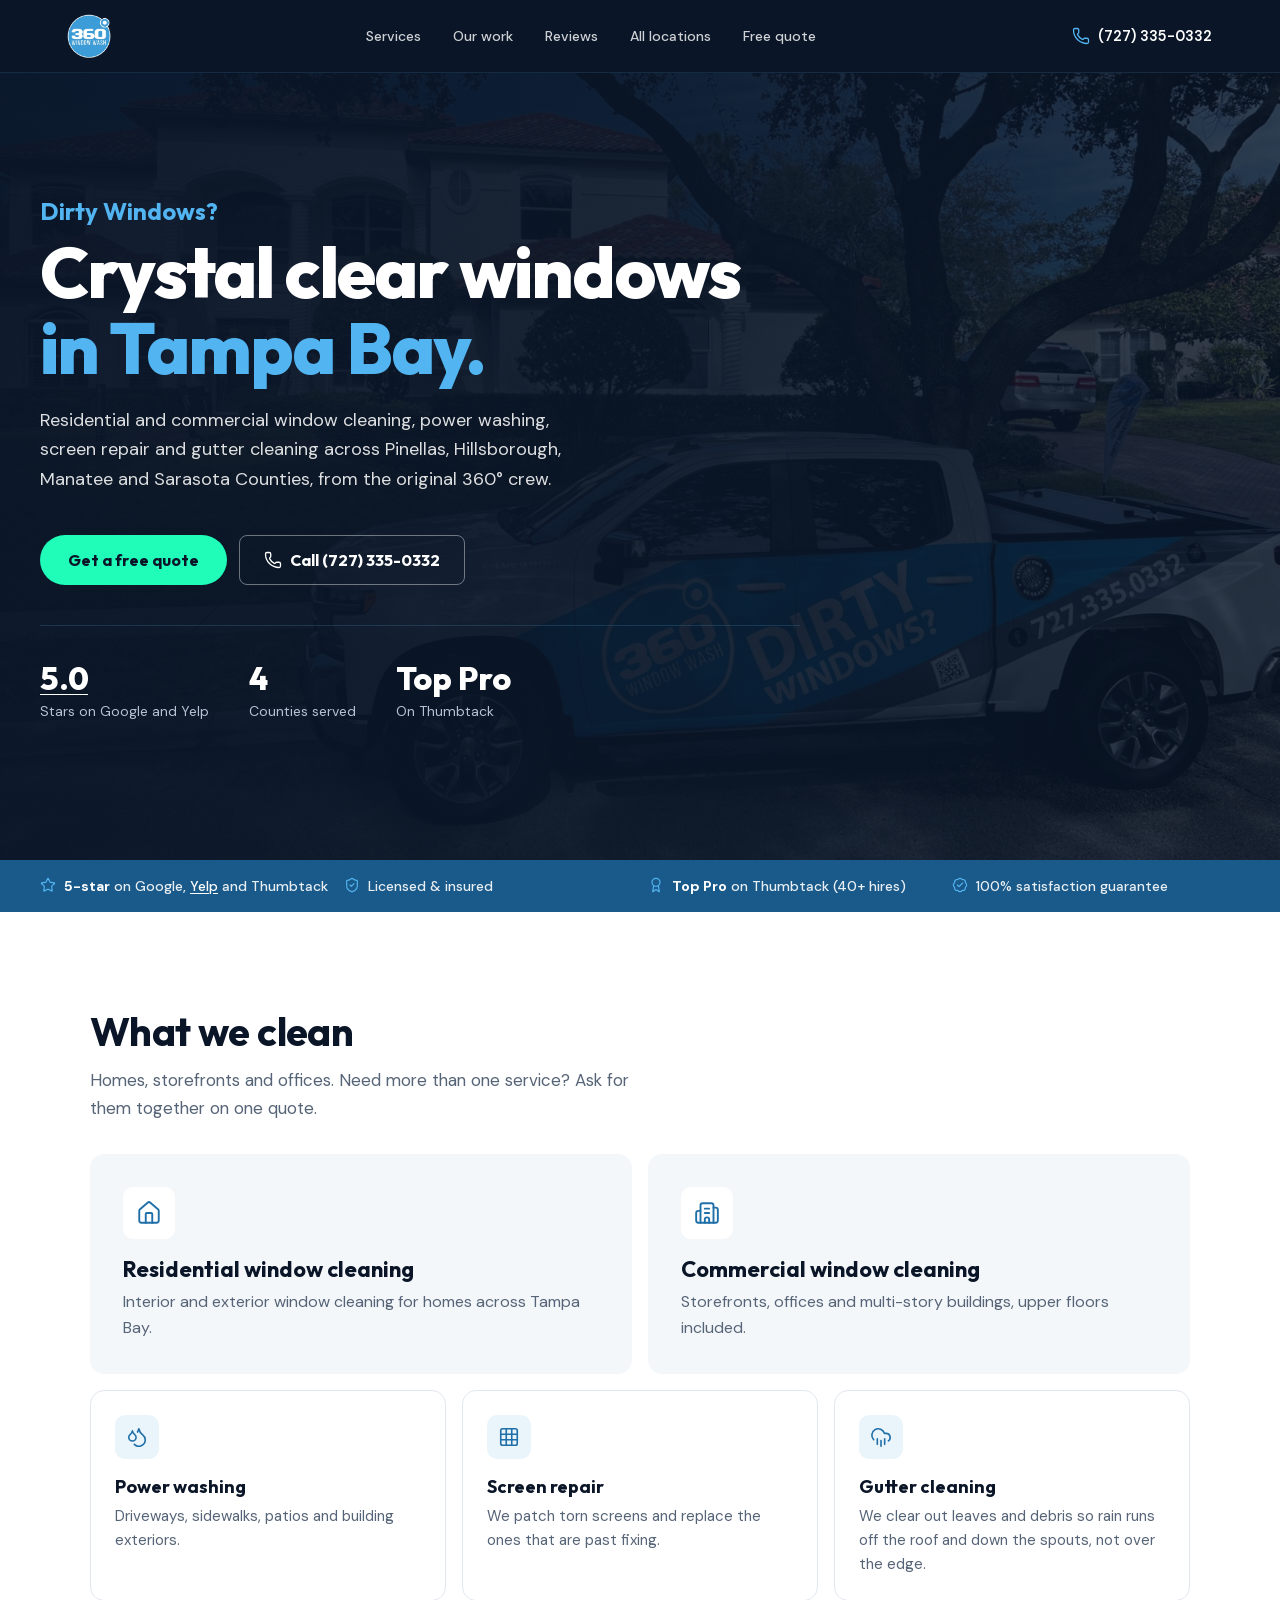
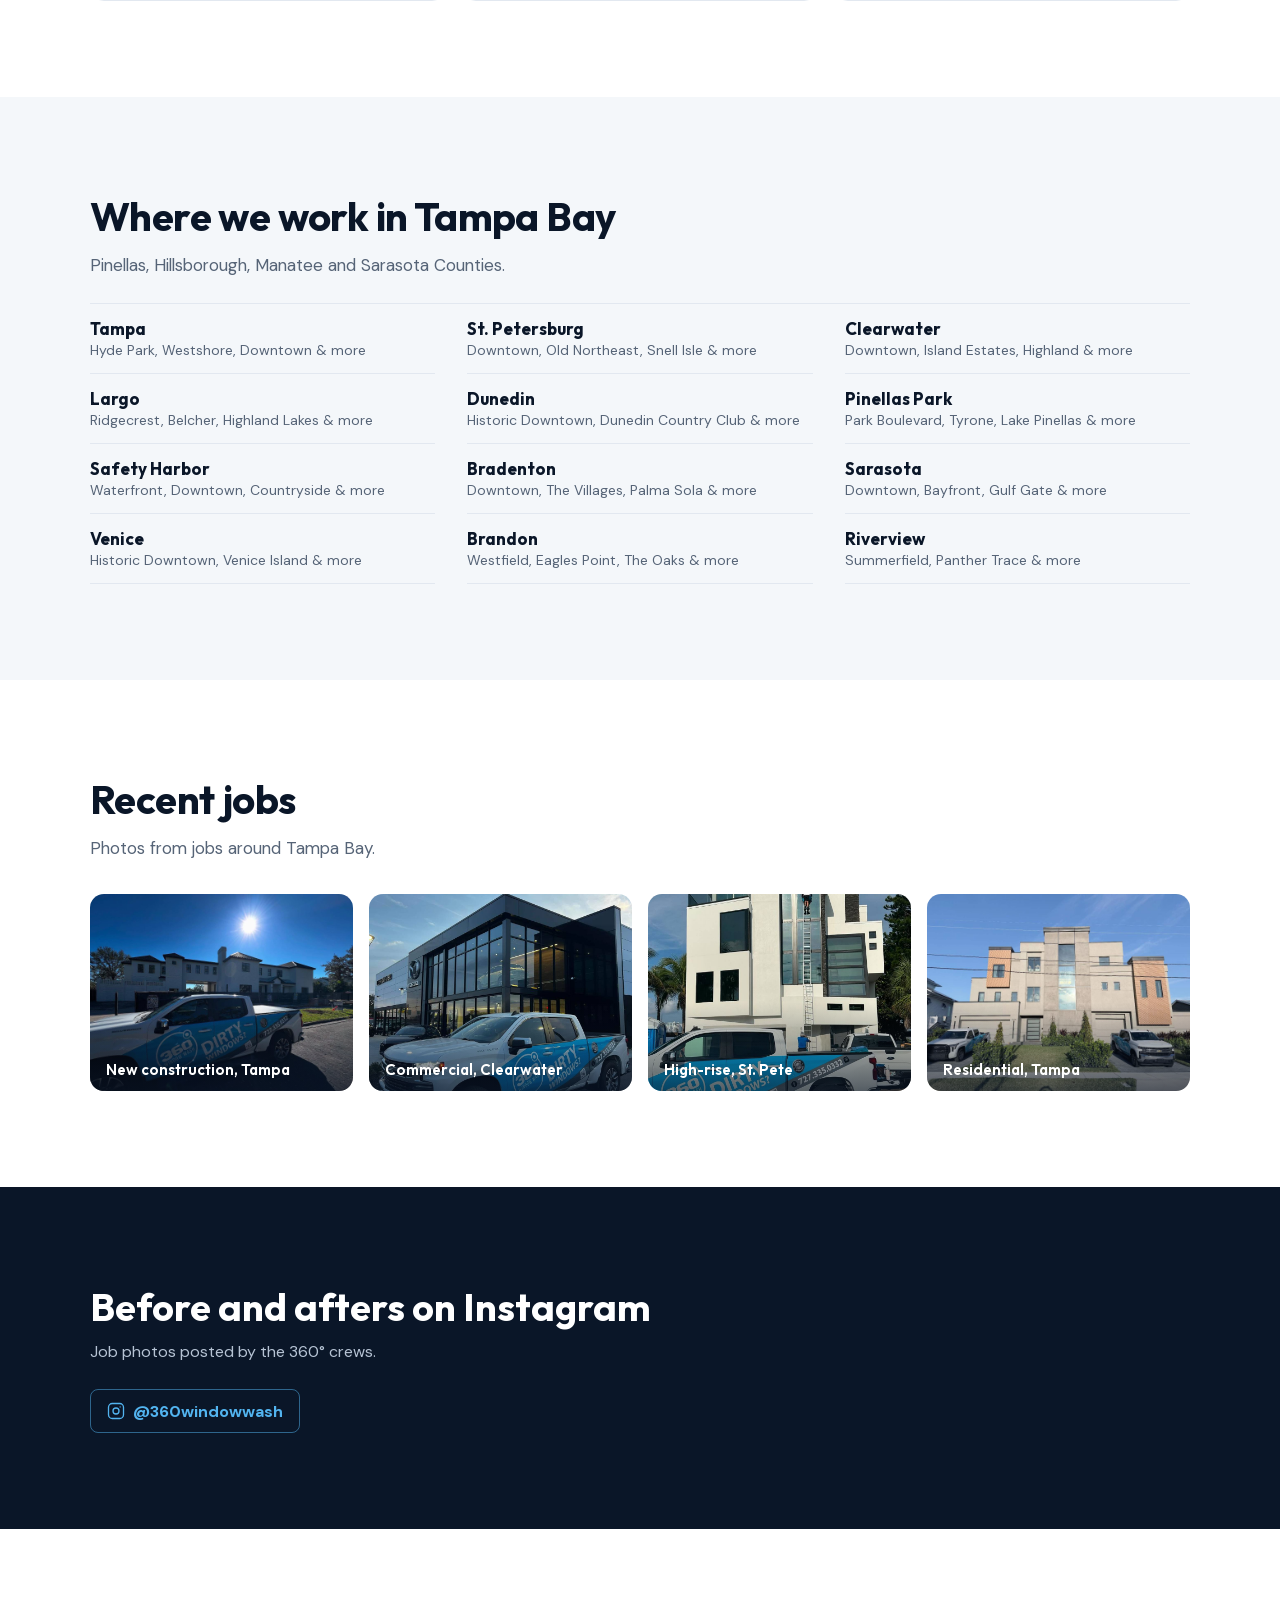
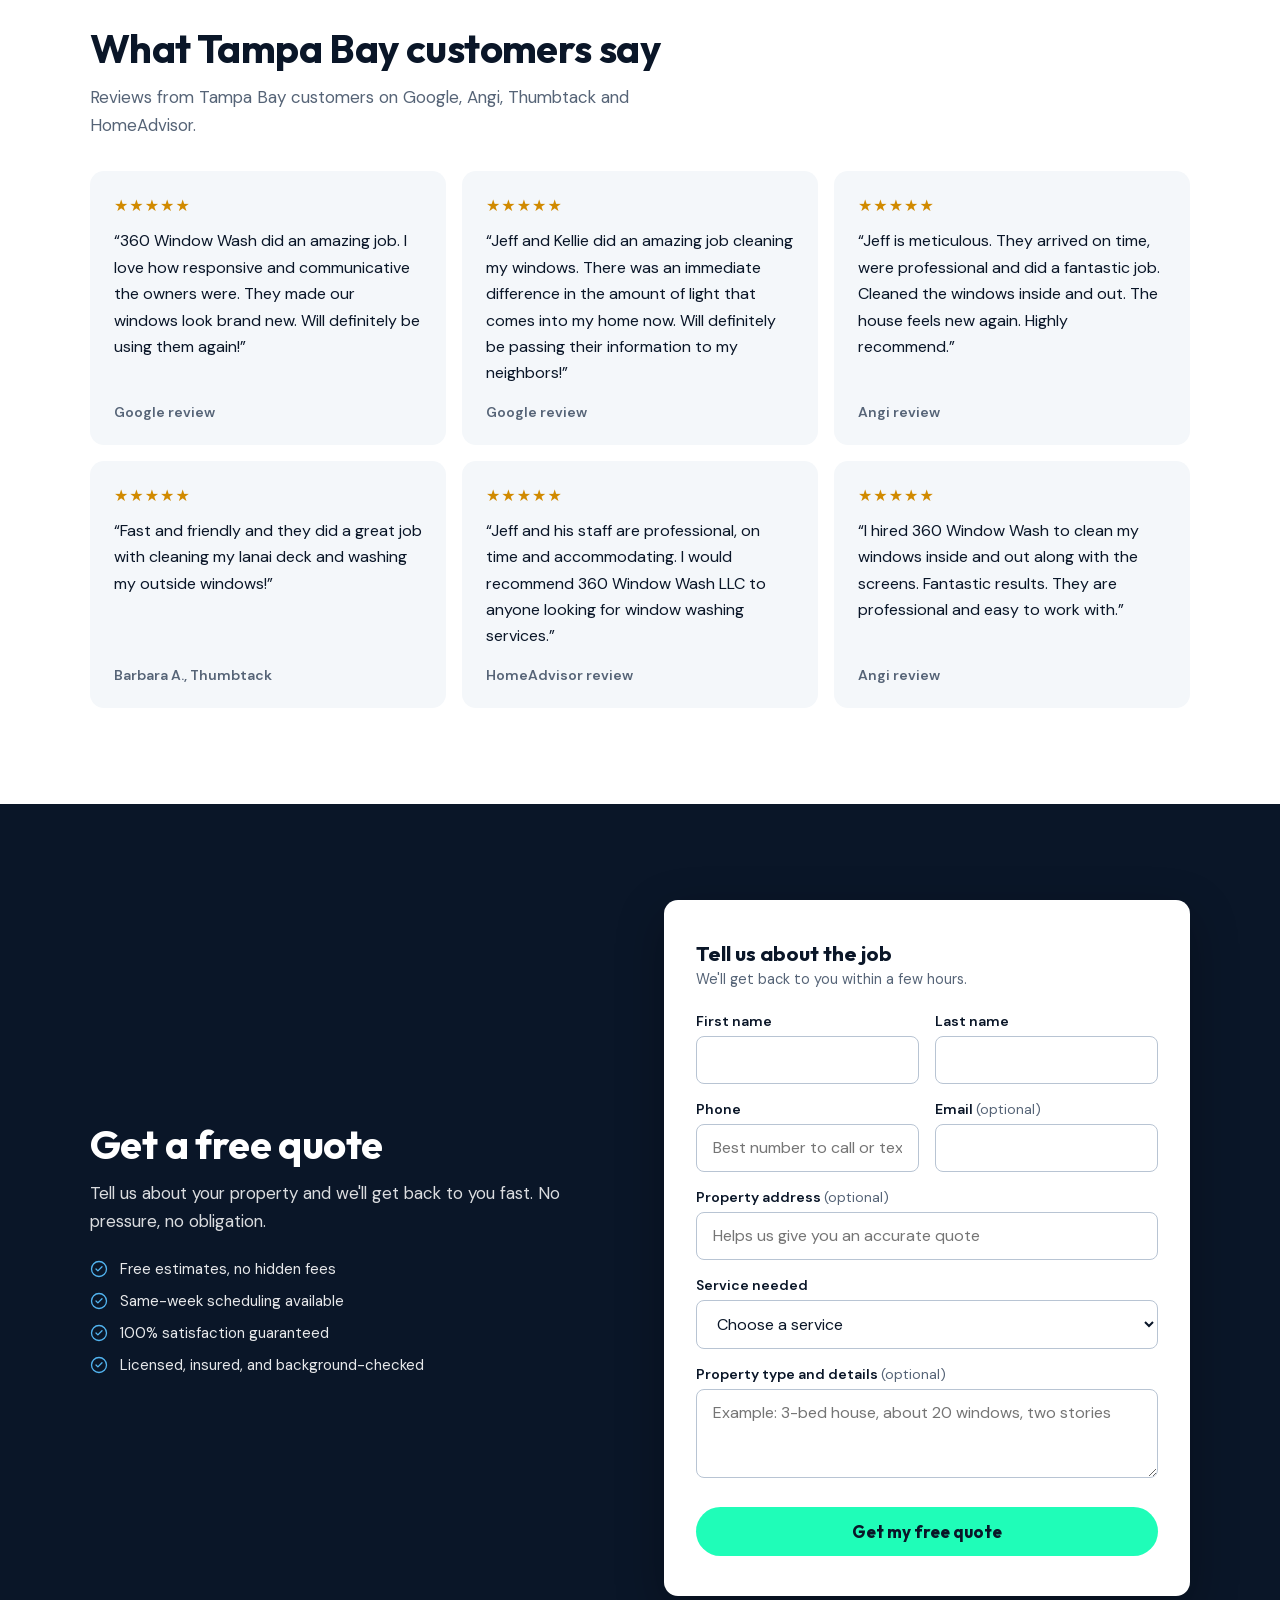
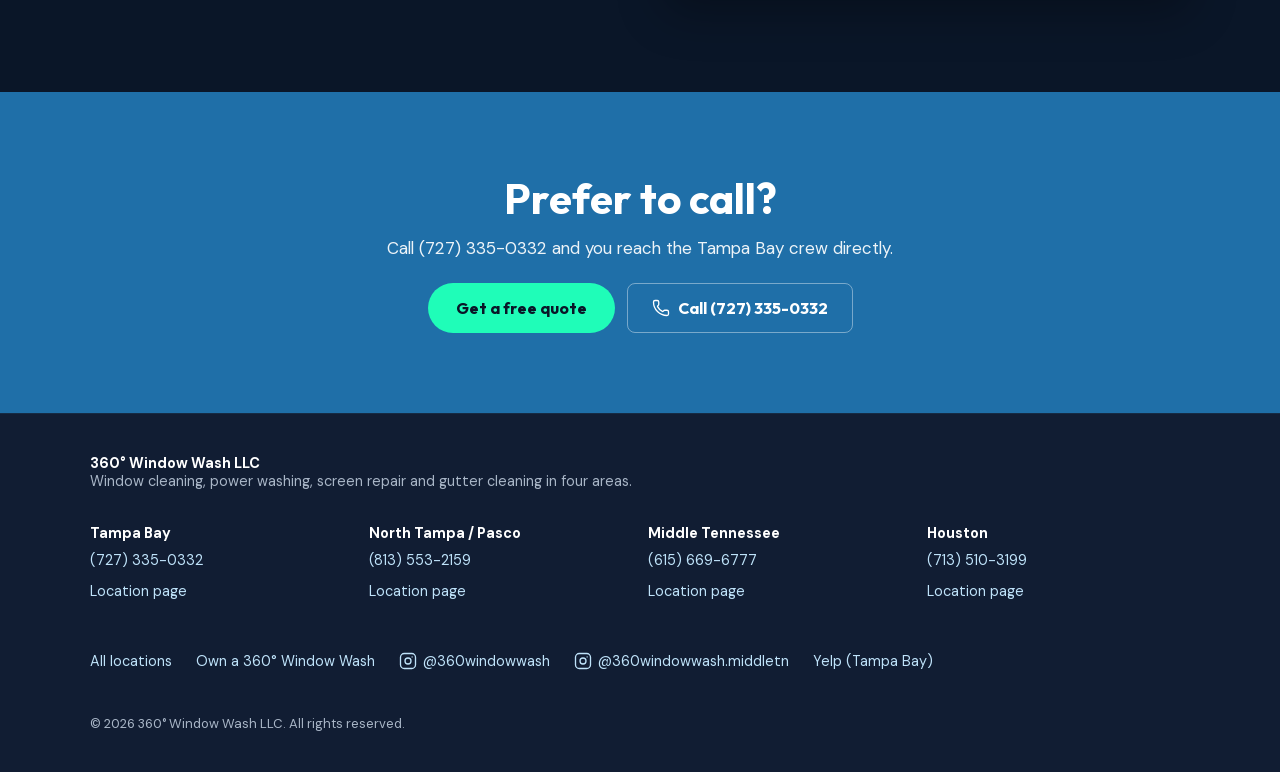
<file: tampa-bay.html>
<!DOCTYPE html>
<html lang="en">
<head>
<meta charset="UTF-8">
<meta name="viewport" content="width=device-width, initial-scale=1.0">
<title>Tampa Bay Window Cleaning | 360° Window Wash</title>
<meta name="description" content="Window cleaning, power washing, screen repair and gutter cleaning in Pinellas, Hillsborough, Manatee and Sarasota Counties. Call (727) 335-0332 for a free quote.">
<link rel="canonical" href="https://360windowwash.com/tampa-bay.html">
<meta property="og:title" content="Tampa Bay Window Cleaning | 360° Window Wash">
<meta property="og:description" content="Window cleaning, power washing, screen repair and gutter cleaning in Pinellas, Hillsborough, Manatee and Sarasota Counties. Call (727) 335-0332 for a free quote.">
<meta property="og:type" content="website">
<meta property="og:url" content="https://360windowwash.com/tampa-bay.html">
<meta property="og:image" content="https://360windowwash.com/logo-full.png">
<meta name="twitter:card" content="summary_large_image">
<meta name="twitter:image" content="https://360windowwash.com/logo-full.png">
<meta name="theme-color" content="#0a1628">
<link rel="icon" type="image/png" href="/logo.png">
<link rel="apple-touch-icon" href="/logo.png">
<link rel="preload" href="/fonts/outfit-latin.woff2" as="font" type="font/woff2" crossorigin>
<link rel="preload" href="/fonts/dm-sans-latin.woff2" as="font" type="font/woff2" crossorigin>
<link rel="stylesheet" href="/assets/site.css">
<script type="application/ld+json">{"@context": "https://schema.org", "@type": "HomeAndConstructionBusiness", "@id": "https://360windowwash.com/tampa-bay.html#business", "name": "360° Window Wash Tampa Bay", "url": "https://360windowwash.com/tampa-bay.html", "telephone": "(727) 335-0332", "image": "https://360windowwash.com/hero-2025.jpg", "logo": "https://360windowwash.com/logo-full.png", "address": {"@type": "PostalAddress", "addressLocality": "Pinellas Park", "addressRegion": "FL", "addressCountry": "US"}, "areaServed": [{"@type": "Place", "name": "Pinellas County, FL"}, {"@type": "Place", "name": "Hillsborough County, FL"}, {"@type": "Place", "name": "Manatee County, FL"}, {"@type": "Place", "name": "Sarasota County, FL"}], "parentOrganization": {"@type": "Organization", "name": "360° Window Wash LLC", "url": "https://360windowwash.com/"}, "makesOffer": [{"@type": "Offer", "itemOffered": {"@type": "Service", "name": "Residential Window Cleaning"}}, {"@type": "Offer", "itemOffered": {"@type": "Service", "name": "Commercial Window Cleaning"}}, {"@type": "Offer", "itemOffered": {"@type": "Service", "name": "Power Washing"}}, {"@type": "Offer", "itemOffered": {"@type": "Service", "name": "Screen Repair"}}, {"@type": "Offer", "itemOffered": {"@type": "Service", "name": "Gutter Cleaning"}}], "sameAs": ["https://www.instagram.com/360windowwash", "https://www.yelp.com/biz/360-window-wash-pinellas-park-2"]}</script>
</head>
<body>

<nav class="nav" aria-label="Main">
  <div class="nav-inner">
    <a href="/" aria-label="360° Window Wash home"><img src="/logo-full.webp" alt="360° Window Wash" class="nav-logo" width="58" height="48"></a>
    <div class="nav-links">
      <a href="#services">Services</a>
      <a href="#gallery">Our work</a>
      <a href="#reviews">Reviews</a>
      <a href="/locations.html">All locations</a>
      <a href="#quote">Free quote</a>
    </div>
    <div class="nav-right">
      <a href="tel:+17273350332" class="nav-phone"><svg class="icon" xmlns="http://www.w3.org/2000/svg" viewBox="0 0 24 24" fill="none" stroke="currentColor" stroke-width="1.75" stroke-linecap="round" stroke-linejoin="round" aria-hidden="true"><path d="M13.832 16.568a1 1 0 0 0 1.213-.303l.355-.465A2 2 0 0 1 17 15h3a2 2 0 0 1 2 2v3a2 2 0 0 1-2 2A18 18 0 0 1 2 4a2 2 0 0 1 2-2h3a2 2 0 0 1 2 2v3a2 2 0 0 1-.8 1.6l-.468.351a1 1 0 0 0-.292 1.233 14 14 0 0 0 6.392 6.384"/></svg>(727) 335-0332</a>
      <button class="nav-hamburger" id="hamburger" aria-label="Menu" aria-expanded="false" aria-controls="mobileMenu">
        <span class="bars" aria-hidden="true"><span></span><span></span><span></span></span>Menu
      </button>
    </div>
  </div>
</nav>
<div class="mobile-menu" id="mobileMenu">
  <a href="#services">Services</a>
  <a href="#gallery">Our work</a>
  <a href="#reviews">Reviews</a>
  <a href="/locations.html">All locations</a>
  <a href="#quote">Free quote</a>
  <a href="/franchise.html">Own a 360° Window Wash</a>
  <a href="tel:+17273350332" class="mobile-cta">Call (727) 335-0332</a>
</div>

<section class="hero">
  <img class="hero-bg" src="/hero-2025.jpg" srcset="/hero-2025-760.jpg 760w, /hero-2025.jpg 1800w" sizes="100vw" alt="" width="1800" height="1100" fetchpriority="high">
  <div class="hero-scrim"></div>
  <div class="hero-wrap">
    <div class="hero-inner">
      <div class="hero-tagline">Dirty Windows?</div>
      <h1>Crystal clear windows<br><span>in Tampa Bay.</span></h1>
      <p>Residential and commercial window cleaning, power washing, screen repair and gutter cleaning across Pinellas, Hillsborough, Manatee and Sarasota Counties, from the original 360° crew.</p>
      <div class="hero-btns">
        <a href="#quote" class="btn btn-accent">Get a free quote</a>
        <a href="tel:+17273350332" class="btn btn-glass"><svg class="icon" xmlns="http://www.w3.org/2000/svg" viewBox="0 0 24 24" fill="none" stroke="currentColor" stroke-width="1.75" stroke-linecap="round" stroke-linejoin="round" aria-hidden="true"><path d="M13.832 16.568a1 1 0 0 0 1.213-.303l.355-.465A2 2 0 0 1 17 15h3a2 2 0 0 1 2 2v3a2 2 0 0 1-2 2A18 18 0 0 1 2 4a2 2 0 0 1 2-2h3a2 2 0 0 1 2 2v3a2 2 0 0 1-.8 1.6l-.468.351a1 1 0 0 0-.292 1.233 14 14 0 0 0 6.392 6.384"/></svg>Call (727) 335-0332</a>
      </div>
      <div class="hero-stats">
        <div><div class="stat-num"><a href="https://www.yelp.com/biz/360-window-wash-pinellas-park-2" target="_blank" rel="noopener">5.0</a></div><div class="stat-label">Stars on Google and Yelp</div></div>
        <div><div class="stat-num">4</div><div class="stat-label">Counties served</div></div>
        <div><div class="stat-num">Top Pro</div><div class="stat-label">On Thumbtack</div></div>
      </div>
    </div>
  </div>
</section>

<div class="trust-bar">
  <div class="trust-inner">
    <div><svg class="icon" xmlns="http://www.w3.org/2000/svg" viewBox="0 0 24 24" fill="none" stroke="currentColor" stroke-width="1.75" stroke-linecap="round" stroke-linejoin="round" aria-hidden="true"><path d="M11.525 2.295a.53.53 0 0 1 .95 0l2.31 4.679a2.123 2.123 0 0 0 1.595 1.16l5.166.756a.53.53 0 0 1 .294.904l-3.736 3.638a2.123 2.123 0 0 0-.611 1.878l.882 5.14a.53.53 0 0 1-.771.56l-4.618-2.428a2.122 2.122 0 0 0-1.973 0L6.396 21.01a.53.53 0 0 1-.77-.56l.881-5.139a2.122 2.122 0 0 0-.611-1.879L2.16 9.795a.53.53 0 0 1 .294-.906l5.165-.755a2.122 2.122 0 0 0 1.597-1.16z"/></svg><strong>5-star</strong> on Google, <a href="https://www.yelp.com/biz/360-window-wash-pinellas-park-2" target="_blank" rel="noopener">Yelp</a> and Thumbtack</div>
    <div><svg class="icon" xmlns="http://www.w3.org/2000/svg" viewBox="0 0 24 24" fill="none" stroke="currentColor" stroke-width="1.75" stroke-linecap="round" stroke-linejoin="round" aria-hidden="true"><path d="M20 13c0 5-3.5 7.5-7.66 8.95a1 1 0 0 1-.67-.01C7.5 20.5 4 18 4 13V6a1 1 0 0 1 1-1c2 0 4.5-1.2 6.24-2.72a1.17 1.17 0 0 1 1.52 0C14.51 3.81 17 5 19 5a1 1 0 0 1 1 1z"/><path d="m9 12 2 2 4-4"/></svg>Licensed &amp; insured</div>
    <div><svg class="icon" xmlns="http://www.w3.org/2000/svg" viewBox="0 0 24 24" fill="none" stroke="currentColor" stroke-width="1.75" stroke-linecap="round" stroke-linejoin="round" aria-hidden="true"><path d="m15.477 12.89 1.515 8.526a.5.5 0 0 1-.81.47l-3.58-2.687a1 1 0 0 0-1.197 0l-3.586 2.686a.5.5 0 0 1-.81-.469l1.514-8.526"/><circle cx="12" cy="8" r="6"/></svg><strong>Top Pro</strong> on Thumbtack (40+ hires)</div>
    <div><svg class="icon" xmlns="http://www.w3.org/2000/svg" viewBox="0 0 24 24" fill="none" stroke="currentColor" stroke-width="1.75" stroke-linecap="round" stroke-linejoin="round" aria-hidden="true"><path d="M3.85 8.62a4 4 0 0 1 4.78-4.77 4 4 0 0 1 6.74 0 4 4 0 0 1 4.78 4.78 4 4 0 0 1 0 6.74 4 4 0 0 1-4.77 4.78 4 4 0 0 1-6.75 0 4 4 0 0 1-4.78-4.77 4 4 0 0 1 0-6.76Z"/><path d="m16 9-5.5 5.5L8 12"/></svg>100% satisfaction guarantee</div>
  </div>
</div>

<section id="services" class="services-section">
  <div class="section-inner">
    <h2 class="section-title">What we clean</h2>
    <p class="section-desc">Homes, storefronts and offices. Need more than one service? Ask for them together on one quote.</p>
    <div class="services-grid">
      <div class="service-card lead">
        <div class="service-icon"><svg class="icon" xmlns="http://www.w3.org/2000/svg" viewBox="0 0 24 24" fill="none" stroke="currentColor" stroke-width="1.75" stroke-linecap="round" stroke-linejoin="round" aria-hidden="true"><path d="M15 21v-8a1 1 0 0 0-1-1h-4a1 1 0 0 0-1 1v8"/><path d="M3 10a2 2 0 0 1 .709-1.528l7-6a2 2 0 0 1 2.582 0l7 6A2 2 0 0 1 21 10v9a2 2 0 0 1-2 2H5a2 2 0 0 1-2-2z"/></svg></div>
        <h3>Residential window cleaning</h3>
        <p>Interior and exterior window cleaning for homes across Tampa Bay.</p>
      </div>
      <div class="service-card lead">
        <div class="service-icon"><svg class="icon" xmlns="http://www.w3.org/2000/svg" viewBox="0 0 24 24" fill="none" stroke="currentColor" stroke-width="1.75" stroke-linecap="round" stroke-linejoin="round" aria-hidden="true"><path d="M10 12h4"/><path d="M10 8h4"/><path d="M14 21v-3a2 2 0 0 0-4 0v3"/><path d="M6 10H4a2 2 0 0 0-2 2v7a2 2 0 0 0 2 2h16a2 2 0 0 0 2-2V9a2 2 0 0 0-2-2h-2"/><path d="M6 21V5a2 2 0 0 1 2-2h8a2 2 0 0 1 2 2v16"/></svg></div>
        <h3>Commercial window cleaning</h3>
        <p>Storefronts, offices and multi-story buildings, upper floors included.</p>
      </div>
      <div class="service-card">
        <div class="service-icon"><svg class="icon" xmlns="http://www.w3.org/2000/svg" viewBox="0 0 24 24" fill="none" stroke="currentColor" stroke-width="1.75" stroke-linecap="round" stroke-linejoin="round" aria-hidden="true"><path d="M7 16.3c2.2 0 4-1.83 4-4.05 0-1.16-.57-2.26-1.71-3.19S7.29 6.75 7 5.3c-.29 1.45-1.14 2.84-2.29 3.76S3 11.1 3 12.25c0 2.22 1.8 4.05 4 4.05z"/><path d="M12.56 6.6A10.97 10.97 0 0 0 14 3.02c.5 2.5 2 4.9 4 6.5s3 3.5 3 5.5a6.98 6.98 0 0 1-11.91 4.97"/></svg></div>
        <h3>Power washing</h3>
        <p>Driveways, sidewalks, patios and building exteriors.</p>
      </div>
      <div class="service-card">
        <div class="service-icon"><svg class="icon" xmlns="http://www.w3.org/2000/svg" viewBox="0 0 24 24" fill="none" stroke="currentColor" stroke-width="1.75" stroke-linecap="round" stroke-linejoin="round" aria-hidden="true"><rect width="18" height="18" x="3" y="3" rx="2"/><path d="M3 9h18"/><path d="M3 15h18"/><path d="M9 3v18"/><path d="M15 3v18"/></svg></div>
        <h3>Screen repair</h3>
        <p>We patch torn screens and replace the ones that are past fixing.</p>
      </div>
      <div class="service-card">
        <div class="service-icon"><svg class="icon" xmlns="http://www.w3.org/2000/svg" viewBox="0 0 24 24" fill="none" stroke="currentColor" stroke-width="1.75" stroke-linecap="round" stroke-linejoin="round" aria-hidden="true"><path d="M4 14.899A7 7 0 1 1 15.71 8h1.79a4.5 4.5 0 0 1 2.5 8.242"/><path d="M16 14v6"/><path d="M8 14v6"/><path d="M12 16v6"/></svg></div>
        <h3>Gutter cleaning</h3>
        <p>We clear out leaves and debris so rain runs off the roof and down the spouts, not over the edge.</p>
      </div>
    </div>
  </div>
</section>

<section class="towns-section" aria-labelledby="areasTitle">
  <div class="section-inner">
    <h2 id="areasTitle" class="section-title">Where we work in Tampa Bay</h2>
    <p class="section-desc">Pinellas, Hillsborough, Manatee and Sarasota Counties.</p>
    <ul class="towns-list">
      <li><strong>Tampa</strong><span>Hyde Park, Westshore, Downtown &amp; more</span></li>
      <li><strong>St. Petersburg</strong><span>Downtown, Old Northeast, Snell Isle &amp; more</span></li>
      <li><strong>Clearwater</strong><span>Downtown, Island Estates, Highland &amp; more</span></li>
      <li><strong>Largo</strong><span>Ridgecrest, Belcher, Highland Lakes &amp; more</span></li>
      <li><strong>Dunedin</strong><span>Historic Downtown, Dunedin Country Club &amp; more</span></li>
      <li><strong>Pinellas Park</strong><span>Park Boulevard, Tyrone, Lake Pinellas &amp; more</span></li>
      <li><strong>Safety Harbor</strong><span>Waterfront, Downtown, Countryside &amp; more</span></li>
      <li><strong>Bradenton</strong><span>Downtown, The Villages, Palma Sola &amp; more</span></li>
      <li><strong>Sarasota</strong><span>Downtown, Bayfront, Gulf Gate &amp; more</span></li>
      <li><strong>Venice</strong><span>Historic Downtown, Venice Island &amp; more</span></li>
      <li><strong>Brandon</strong><span>Westfield, Eagles Point, The Oaks &amp; more</span></li>
      <li><strong>Riverview</strong><span>Summerfield, Panther Trace &amp; more</span></li>
    </ul>
  </div>
</section>

<section id="gallery" class="gallery-section">
  <div class="section-inner">
    <h2 class="section-title">Recent jobs</h2>
    <p class="section-desc">Photos from jobs around Tampa Bay.</p>
    <div class="gallery-grid">
      <figure class="gallery-item">
        <img src="/work-1.jpg" alt="New construction window cleaning" loading="lazy" width="640" height="480">
        <figcaption class="gallery-label">New construction, Tampa</figcaption>
      </figure>
      <figure class="gallery-item">
        <img src="/commercial-1.jpg" alt="Commercial window cleaning at a Clearwater dealership" loading="lazy" width="640" height="480">
        <figcaption class="gallery-label">Commercial, Clearwater</figcaption>
      </figure>
      <figure class="gallery-item">
        <img src="/work-action.jpg" alt="Crew on a ladder cleaning windows on a four-story home" loading="lazy" width="640" height="480">
        <figcaption class="gallery-label">High-rise, St. Pete</figcaption>
      </figure>
      <figure class="gallery-item">
        <img src="/residential-1.jpg" alt="Two 360 trucks outside a modern home after a window cleaning" loading="lazy" width="640" height="480">
        <figcaption class="gallery-label">Residential, Tampa</figcaption>
      </figure>
    </div>
  </div>
</section>

<section class="instagram-section">
  <div class="instagram-inner">
    <h2>Before and afters on Instagram</h2>
    <p>Job photos posted by the 360° crews.</p>
    <div class="insta-handles" style="margin-bottom:0"><a href="https://www.instagram.com/360windowwash" target="_blank" rel="noopener" class="insta-handle"><svg class="icon" xmlns="http://www.w3.org/2000/svg" viewBox="0 0 24 24" fill="none" stroke="currentColor" stroke-width="1.75" stroke-linecap="round" stroke-linejoin="round" aria-hidden="true"><rect width="20" height="20" x="2" y="2" rx="5"/><circle cx="12" cy="12" r="4"/><line x1="17.5" x2="17.51" y1="6.5" y2="6.5"/></svg>@360windowwash</a></div>
  </div>
</section>

<section id="reviews" class="reviews-section">
  <div class="section-inner">
    <h2 class="section-title">What Tampa Bay customers say</h2>
    <p class="section-desc">Reviews from Tampa Bay customers on Google, Angi, Thumbtack and HomeAdvisor.</p>
    <div class="reviews-grid">
      <figure class="review-card">
        <div class="review-stars" aria-label="5 out of 5 stars">★★★★★</div>
        <blockquote class="review-text">“360 Window Wash did an amazing job. I love how responsive and communicative the owners were. They made our windows look brand new. Will definitely be using them again!”</blockquote>
        <figcaption class="review-author">Google review</figcaption>
      </figure>
      <figure class="review-card">
        <div class="review-stars" aria-label="5 out of 5 stars">★★★★★</div>
        <blockquote class="review-text">“Jeff and Kellie did an amazing job cleaning my windows. There was an immediate difference in the amount of light that comes into my home now. Will definitely be passing their information to my neighbors!”</blockquote>
        <figcaption class="review-author">Google review</figcaption>
      </figure>
      <figure class="review-card">
        <div class="review-stars" aria-label="5 out of 5 stars">★★★★★</div>
        <blockquote class="review-text">“Jeff is meticulous. They arrived on time, were professional and did a fantastic job. Cleaned the windows inside and out. The house feels new again. Highly recommend.”</blockquote>
        <figcaption class="review-author">Angi review</figcaption>
      </figure>
      <figure class="review-card">
        <div class="review-stars" aria-label="5 out of 5 stars">★★★★★</div>
        <blockquote class="review-text">“Fast and friendly and they did a great job with cleaning my lanai deck and washing my outside windows!”</blockquote>
        <figcaption class="review-author">Barbara A., Thumbtack</figcaption>
      </figure>
      <figure class="review-card">
        <div class="review-stars" aria-label="5 out of 5 stars">★★★★★</div>
        <blockquote class="review-text">“Jeff and his staff are professional, on time and accommodating. I would recommend 360 Window Wash LLC to anyone looking for window washing services.”</blockquote>
        <figcaption class="review-author">HomeAdvisor review</figcaption>
      </figure>
      <figure class="review-card">
        <div class="review-stars" aria-label="5 out of 5 stars">★★★★★</div>
        <blockquote class="review-text">“I hired 360 Window Wash to clean my windows inside and out along with the screens. Fantastic results. They are professional and easy to work with.”</blockquote>
        <figcaption class="review-author">Angi review</figcaption>
      </figure>
    </div>
  </div>
</section>

<section id="quote" class="quote-section">
  <div class="section-inner">
    <div class="quote-inner">
      <div class="quote-text">
        <h2 class="section-title">Get a free quote</h2>
        <p class="section-desc">Tell us about your property and we'll get back to you fast. No pressure, no obligation.</p>
        <ul class="quote-features"><li class="quote-feat"><svg class="icon" xmlns="http://www.w3.org/2000/svg" viewBox="0 0 24 24" fill="none" stroke="currentColor" stroke-width="1.75" stroke-linecap="round" stroke-linejoin="round" aria-hidden="true"><circle cx="12" cy="12" r="10"/><path d="m16 9-5.5 5.5L8 12"/></svg>Free estimates, no hidden fees</li><li class="quote-feat"><svg class="icon" xmlns="http://www.w3.org/2000/svg" viewBox="0 0 24 24" fill="none" stroke="currentColor" stroke-width="1.75" stroke-linecap="round" stroke-linejoin="round" aria-hidden="true"><circle cx="12" cy="12" r="10"/><path d="m16 9-5.5 5.5L8 12"/></svg>Same-week scheduling available</li><li class="quote-feat"><svg class="icon" xmlns="http://www.w3.org/2000/svg" viewBox="0 0 24 24" fill="none" stroke="currentColor" stroke-width="1.75" stroke-linecap="round" stroke-linejoin="round" aria-hidden="true"><circle cx="12" cy="12" r="10"/><path d="m16 9-5.5 5.5L8 12"/></svg>100% satisfaction guaranteed</li><li class="quote-feat"><svg class="icon" xmlns="http://www.w3.org/2000/svg" viewBox="0 0 24 24" fill="none" stroke="currentColor" stroke-width="1.75" stroke-linecap="round" stroke-linejoin="round" aria-hidden="true"><circle cx="12" cy="12" r="10"/><path d="m16 9-5.5 5.5L8 12"/></svg>Licensed, insured, and background-checked</li></ul>
      </div>
      <div class="quote-form">
        <h3>Tell us about the job</h3>
        <p class="subtitle">We'll get back to you within a few hours.</p>
        <form data-quote-form data-area="tampa-bay">
          <div class="form-row">
            <div class="form-group"><label for="qfname">First name</label><input type="text" id="qfname" name="firstName" autocomplete="given-name" required></div>
            <div class="form-group"><label for="qlname">Last name</label><input type="text" id="qlname" name="lastName" autocomplete="family-name" required></div>
          </div>
          <div class="form-row">
            <div class="form-group"><label for="qphone">Phone</label><input type="tel" id="qphone" name="phone" placeholder="Best number to call or text" autocomplete="tel" required></div>
            <div class="form-group"><label for="qemail">Email <span class="opt">(optional)</span></label><input type="email" id="qemail" name="email" autocomplete="email"></div>
          </div>
          <div class="form-group">
            <label for="qaddress">Property address <span class="opt">(optional)</span></label>
            <input type="text" id="qaddress" name="address" autocomplete="street-address" placeholder="Helps us give you an accurate quote">
          </div>
          <div class="form-group">
            <label for="qservice">Service needed</label>
            <select id="qservice" name="service" required>
              <option value="">Choose a service</option>
              <option value="Residential Window Cleaning">Residential window cleaning</option>
              <option value="Commercial Window Cleaning">Commercial window cleaning</option>
              <option value="Power Washing">Power washing</option>
              <option value="Screen Repair">Screen repair or replacement</option>
              <option value="Gutter Cleaning">Gutter cleaning</option>
              <option value="Multiple Services">More than one service</option>
            </select>
          </div>
          <div class="form-group">
            <label for="qdetails">Property type and details <span class="opt">(optional)</span></label>
            <textarea id="qdetails" name="details" rows="3" placeholder="Example: 3-bed house, about 20 windows, two stories"></textarea>
          </div>
          <button type="submit" class="btn btn-submit">Get my free quote</button>
        </form>
        <div class="form-error" role="alert"></div>
        <div class="form-success" tabindex="-1">
          <svg class="icon" xmlns="http://www.w3.org/2000/svg" viewBox="0 0 24 24" fill="none" stroke="currentColor" stroke-width="1.75" stroke-linecap="round" stroke-linejoin="round" aria-hidden="true"><circle cx="12" cy="12" r="10"/><path d="m16 9-5.5 5.5L8 12"/></svg>
          <h3>Quote request received</h3>
          <p>We'll call you back within a few hours to talk about the job and give you a free estimate.</p>
        </div>
      </div>
    </div>
  </div>
</section>

<section class="cta-section">
  <h2>Prefer to call?</h2>
  <p>Call (727) 335-0332 and you reach the Tampa Bay crew directly.</p>
  <div class="cta-btns">
    <a href="#quote" class="btn btn-accent">Get a free quote</a>
    <a href="tel:+17273350332" class="btn btn-glass"><svg class="icon" xmlns="http://www.w3.org/2000/svg" viewBox="0 0 24 24" fill="none" stroke="currentColor" stroke-width="1.75" stroke-linecap="round" stroke-linejoin="round" aria-hidden="true"><path d="M13.832 16.568a1 1 0 0 0 1.213-.303l.355-.465A2 2 0 0 1 17 15h3a2 2 0 0 1 2 2v3a2 2 0 0 1-2 2A18 18 0 0 1 2 4a2 2 0 0 1 2-2h3a2 2 0 0 1 2 2v3a2 2 0 0 1-.8 1.6l-.468.351a1 1 0 0 0-.292 1.233 14 14 0 0 0 6.392 6.384"/></svg>Call (727) 335-0332</a>
  </div>
</section>

<footer>
  <div class="footer-inner">
    <div><strong>360° Window Wash LLC</strong><br>Window cleaning, power washing, screen repair and gutter cleaning in four areas.</div>
    <div class="footer-locs">
      <div><strong>Tampa Bay</strong><br><a href="tel:+17273350332">(727) 335-0332</a><br><a href="/tampa-bay.html">Location page</a></div>
      <div><strong>North Tampa / Pasco</strong><br><a href="tel:+18135532159">(813) 553-2159</a><br><a href="/north-central-florida.html">Location page</a></div>
      <div><strong>Middle Tennessee</strong><br><a href="tel:+16156696777">(615) 669-6777</a><br><a href="/middle-tennessee.html">Location page</a></div>
      <div><strong>Houston</strong><br><a href="tel:+17135103199">(713) 510-3199</a><br><a href="/houston.html">Location page</a></div>
    </div>
    <div class="footer-links">
      <a href="/locations.html">All locations</a>
      <a href="/franchise.html">Own a 360° Window Wash</a>
      <a href="https://www.instagram.com/360windowwash" target="_blank" rel="noopener"><svg class="icon" xmlns="http://www.w3.org/2000/svg" viewBox="0 0 24 24" fill="none" stroke="currentColor" stroke-width="1.75" stroke-linecap="round" stroke-linejoin="round" aria-hidden="true"><rect width="20" height="20" x="2" y="2" rx="5"/><circle cx="12" cy="12" r="4"/><line x1="17.5" x2="17.51" y1="6.5" y2="6.5"/></svg>@360windowwash</a>
      <a href="https://www.instagram.com/360windowwash.middletn/" target="_blank" rel="noopener"><svg class="icon" xmlns="http://www.w3.org/2000/svg" viewBox="0 0 24 24" fill="none" stroke="currentColor" stroke-width="1.75" stroke-linecap="round" stroke-linejoin="round" aria-hidden="true"><rect width="20" height="20" x="2" y="2" rx="5"/><circle cx="12" cy="12" r="4"/><line x1="17.5" x2="17.51" y1="6.5" y2="6.5"/></svg>@360windowwash.middletn</a>
      <a href="https://www.yelp.com/biz/360-window-wash-pinellas-park-2" target="_blank" rel="noopener">Yelp (Tampa Bay)</a>
    </div>
    <div class="footer-legal">&copy; 2026 360° Window Wash LLC. All rights reserved.</div>
  </div>
</footer>
<script src="/assets/site.js" defer></script>
</body>
</html>
</file>
<file: assets/site.css>
/* 360° Window Wash shared styles
   Design read: local home-services site, plainspoken trade brand from the truck wrap.
   Dials: ENERGY 2 / RHYTHM 2 / MOTION 1 (hover and pressed states only).
   Why these choices, one line each (antislop R-31):
   - Color: navy + the three logo blues are the truck wrap; teal is the one accent and marks the quote action only.
   - Type: Outfit at 700-800 echoes the bold truck lettering; DM Sans keeps body copy plain and readable.
   - Radius: 8px controls, 14px cards; the teal quote button is the only pill so the main action has its own shape.
   - Shadow: only on things that sit above the page (the quote form card, the call picker dialog, the phone mockup).
   - Spacing: 4px steps; sections at 3.5rem on phones and 6rem on desktop so phones do not scroll through empty bands.
   - Motion: none on load or scroll; color changes on hover, a 1px press on buttons. */
@font-face{font-family:'Outfit';font-style:normal;font-weight:400 800;font-display:swap;src:url('/fonts/outfit-latin.woff2') format('woff2')}
@font-face{font-family:'DM Sans';font-style:normal;font-weight:400 700;font-display:swap;src:url('/fonts/dm-sans-latin.woff2') format('woff2')}
*,*::before,*::after{box-sizing:border-box;margin:0;padding:0}
:root{
  --blue:#419DDB;
  --blue-ink:#1f6fa8;
  --blue-dark:#2B7CB5;
  --blue-deeper:#1a5a8a;
  --blue-bright:#52B4F0;
  --navy:#0a1628;
  --navy-light:#111d33;
  --accent:#1ffdb8;
  --accent-press:#00e5a0;
  --white:#fff;
  --gray-100:#f4f7fa;
  --gray-200:#e2e8f0;
  --gray-400:#94a3b8;
  --gray-600:#566477;
  --radius:14px;
  --radius-sm:8px;
}
html{scroll-behavior:smooth;font-size:16px}
body{font-family:'DM Sans',system-ui,sans-serif;color:var(--navy);background:var(--white);-webkit-font-smoothing:antialiased;overflow-x:hidden}
h1,h2,h3,h4{font-family:'Outfit',system-ui,sans-serif}
img{max-width:100%;height:auto;display:block}
a{text-decoration:none;color:inherit}
/* Every enabled control shows it can be used (R-39) */
a[href],button,select,summary,label[for]{cursor:pointer}
button[disabled]{cursor:not-allowed}
.icon{width:18px;height:18px;flex-shrink:0;display:inline-block;vertical-align:middle}
:focus-visible{outline:2px solid var(--blue-bright);outline-offset:2px}
.sr-only{position:absolute;width:1px;height:1px;overflow:hidden;clip:rect(0 0 0 0);white-space:nowrap}

/* NAV: solid navy, no blur (the bar is opaque, so blur did nothing) */
.nav{position:fixed;top:0;left:0;right:0;z-index:100;background:var(--navy);border-bottom:1px solid rgba(75,163,216,.15)}
.nav-inner{max-width:1200px;margin:0 auto;padding:.75rem 1.25rem;display:flex;align-items:center;justify-content:space-between;gap:1rem}
.nav-logo{height:48px;width:auto}
.nav-links{display:none;gap:2rem;align-items:center}
.nav-links a{color:rgba(255,255,255,.8);font-size:.875rem;font-weight:500;padding:.5rem 0;transition:color .15s}
.nav-links a:hover,.nav-links a[aria-current]{color:var(--white)}
.nav-right{display:flex;align-items:center;gap:.5rem}
.nav-phone{display:flex;align-items:center;gap:.5rem;min-height:44px;padding:0 .5rem;color:var(--white);font-weight:600;font-size:.9rem;background:none;border:none;font-family:inherit;border-radius:var(--radius-sm);transition:background .15s}
.nav-phone:hover{background:rgba(255,255,255,.08)}
.nav-phone .icon{color:var(--blue-bright)}
.nav-cta{display:inline-flex;align-items:center;min-height:44px;background:var(--accent);color:var(--navy);font-weight:700;font-size:.9375rem;padding:0 1.25rem;border-radius:999px;transition:background .15s}
.nav-cta:hover{background:var(--accent-press)}
.nav-cta:active{transform:translateY(1px)}
/* Labeled menu button: a bare hamburger hides the menu from people who do not know the icon */
.nav-hamburger{display:flex;align-items:center;gap:.5rem;min-height:44px;padding:0 .75rem;background:none;border:1px solid rgba(255,255,255,.25);border-radius:var(--radius-sm);color:var(--white);font-family:inherit;font-size:.875rem;font-weight:600}
.nav-hamburger:hover{background:rgba(255,255,255,.08)}
.nav-hamburger .bars{display:flex;flex-direction:column;gap:4px}
.nav-hamburger .bars span{display:block;width:18px;height:2px;background:var(--white);border-radius:2px;transition:transform .2s,opacity .2s}
.nav-hamburger.open .bars span:nth-child(1){transform:translateY(6px) rotate(45deg)}
.nav-hamburger.open .bars span:nth-child(2){opacity:0}
.nav-hamburger.open .bars span:nth-child(3){transform:translateY(-6px) rotate(-45deg)}
.mobile-menu{display:none;position:fixed;top:73px;left:0;right:0;background:var(--navy);border-bottom:1px solid rgba(75,163,216,.15);padding:1rem 1.25rem 1.25rem;flex-direction:column;gap:.25rem;z-index:99;max-height:calc(100dvh - 73px);overflow-y:auto}
.mobile-menu.open{display:flex}
.mobile-menu a{color:rgba(255,255,255,.88);font-size:1rem;font-weight:500;padding:.75rem 0;border-bottom:1px solid rgba(255,255,255,.08)}
.mobile-menu .mobile-cta{background:var(--blue-ink);color:var(--white);font-weight:700;padding:.875rem 1.5rem;border-radius:var(--radius-sm);text-align:center;border:none;margin-top:.75rem;font-family:inherit;font-size:1rem}
@media(min-width:900px){.nav-links{display:flex}.nav-hamburger{display:none}.mobile-menu{display:none!important}}
@media(max-width:420px){.nav-phone .label-long{display:none}}

/* HERO: the real job photo is an <img> so it loads first; one navy scrim keeps the text readable */
.hero{position:relative;display:flex;align-items:center;background:var(--navy);overflow:hidden;padding:7.5rem 1.25rem 3.5rem}
.hero-bg{position:absolute;inset:0;width:100%;height:100%;object-fit:cover;object-position:center;opacity:.42}
.hero-scrim{position:absolute;inset:0;background:linear-gradient(90deg,rgba(10,22,40,.94) 0%,rgba(10,22,40,.82) 55%,rgba(10,22,40,.55) 100%)}
.hero-wrap{position:relative;z-index:2;width:100%;max-width:1200px;margin:0 auto}
.hero-inner{max-width:760px}
.hero-tagline{font-family:'Outfit',sans-serif;font-size:clamp(1.125rem,3vw,1.5rem);font-weight:700;color:var(--blue-bright);margin-bottom:.5rem}
.hero h1{font-size:clamp(2.4rem,6.5vw,4.5rem);font-weight:800;color:var(--white);line-height:1.05;margin-bottom:1.25rem;letter-spacing:-.025em}
.hero h1 span{display:block;color:var(--blue-bright)}
.hero p{color:rgba(255,255,255,.86);font-size:1.0625rem;line-height:1.65;max-width:560px;margin-bottom:2rem}
.hero-btns{display:flex;flex-wrap:wrap;gap:.75rem}
@media(min-width:768px){.hero{min-height:min(100svh,860px);padding:8rem 2rem 4.5rem}.hero p{font-size:1.125rem;margin-bottom:2.5rem}}

.btn{display:inline-flex;align-items:center;justify-content:center;gap:.5rem;min-height:48px;font-family:'Outfit',sans-serif;font-weight:700;font-size:1rem;padding:.875rem 1.5rem;border-radius:var(--radius-sm);border:none;transition:background .15s,border-color .15s,color .15s}
.btn:active{transform:translateY(1px)}
.btn-blue{background:var(--blue-ink);color:var(--white)}
.btn-blue:hover{background:var(--blue-deeper)}
/* The one accent: teal, pill-shaped, only on the quote action */
.btn-accent{background:var(--accent);color:var(--navy);border-radius:999px;padding:.875rem 1.75rem}
.btn-accent:hover{background:var(--accent-press)}
.btn-glass{background:transparent;color:var(--white);border:1.5px solid rgba(255,255,255,.4)}
.btn-glass:hover{background:rgba(255,255,255,.1);border-color:rgba(255,255,255,.7)}
.hero-stats{display:grid;grid-template-columns:repeat(3,minmax(0,max-content));gap:1rem 1.25rem;margin-top:2.5rem;padding-top:2rem;border-top:1px solid rgba(75,163,216,.2)}
.stat-num{font-variant-numeric:tabular-nums;font-family:'Outfit',sans-serif;font-size:1.75rem;font-weight:800;color:var(--white)}
.stat-num a{color:inherit;text-decoration:underline;text-decoration-thickness:1px;text-underline-offset:4px}
.stat-label{color:#b6c3d4;font-size:.875rem;margin-top:.25rem}
@media(min-width:768px){.stat-num{font-size:2rem}.hero-stats{gap:1rem 2.5rem}}
@media(max-width:420px){.stat-num{font-size:1.375rem}}
.hero-areas{display:grid;grid-template-columns:repeat(2,minmax(0,1fr));gap:.5rem 1.5rem;margin-top:2.5rem;padding-top:1.5rem;border-top:1px solid rgba(75,163,216,.2);max-width:760px}
.hero-areas a{display:block;color:var(--white);padding:.25rem 0;border-radius:4px}
.hero-areas .area,.hero-areas .num{display:block;white-space:nowrap}
.hero-areas .area{font-size:.8125rem;color:#b6c3d4}
.hero-areas .num{font-variant-numeric:tabular-nums;font-family:'Outfit',sans-serif;font-size:1.0625rem;font-weight:600;color:var(--white)}
.hero-areas a:hover .num{color:var(--blue-bright)}
@media(min-width:768px){.hero-areas{grid-template-columns:repeat(4,max-content);gap:1rem 2.5rem;max-width:none}}

/* TRUST BAR */
.trust-bar{background:var(--blue-deeper);padding:1rem 1.25rem}
.trust-inner{max-width:1200px;margin:0 auto;display:grid;grid-template-columns:1fr;gap:.75rem 1rem;color:rgba(255,255,255,.9);font-size:.875rem;font-weight:500}
.trust-inner div{position:relative;padding-left:1.5rem;line-height:1.45}
.trust-inner .icon{position:absolute;left:0;top:.1em;color:var(--blue-bright);width:16px;height:16px}
.trust-inner strong{color:var(--white)}
.trust-inner a{color:var(--white);text-decoration:underline;text-underline-offset:2px}
@media(min-width:640px){.trust-inner{grid-template-columns:repeat(2,1fr)}}
@media(min-width:1000px){.trust-inner{grid-template-columns:repeat(4,1fr);gap:1rem}}

/* SECTIONS */
section{padding:3.5rem 1.25rem}
.section-inner{max-width:1100px;margin:0 auto}
.section-title{font-size:clamp(1.75rem,4vw,2.5rem);font-weight:700;line-height:1.15;margin-bottom:.75rem;letter-spacing:-.015em}
.section-desc{color:var(--gray-600);font-size:1.0625rem;line-height:1.65;max-width:560px}

/* SERVICES: window cleaning leads (it is the name on the truck); the other three sit below, smaller */
.services-grid{display:grid;gap:1rem;margin-top:2rem}
.service-card{background:var(--white);border:1.5px solid var(--gray-200);border-radius:var(--radius);padding:1.5rem;transition:border-color .15s}
.service-card:hover{border-color:var(--blue)}
.service-icon{width:44px;height:44px;border-radius:10px;background:rgba(75,163,216,.12);display:flex;align-items:center;justify-content:center;margin-bottom:1rem;color:var(--blue-ink)}
.service-icon .icon{width:22px;height:22px}
.service-card h3{font-size:1.125rem;font-weight:700;margin-bottom:.375rem;color:var(--navy)}
.service-card p{color:var(--gray-600);font-size:.9375rem;line-height:1.6}
.service-card.lead{background:var(--gray-100);border-color:transparent;padding:2rem}
.service-card.lead:hover{border-color:var(--blue)}
.service-card.lead h3{font-size:1.375rem}
.service-card.lead p{font-size:1rem}
.service-card.lead .service-icon{width:52px;height:52px;background:var(--white)}
.service-card.lead .service-icon .icon{width:26px;height:26px}
@media(min-width:640px){.services-grid{grid-template-columns:repeat(2,1fr)}.service-card.lead{grid-column:span 1}}
@media(min-width:1000px){.services-grid{grid-template-columns:repeat(6,1fr)}.service-card{grid-column:span 2}.service-card.lead{grid-column:span 3}}

/* AREAS (homepage): four real destinations, so they stay as linked cards */
.counties-section{background:var(--blue-ink);padding:3.5rem 1.25rem}
.counties-inner{max-width:1100px;margin:0 auto}
.counties-inner h2{font-size:clamp(1.625rem,3.5vw,2.375rem);font-weight:700;color:var(--white);margin-bottom:.5rem}
.counties-inner>p{color:rgba(255,255,255,.92);margin-bottom:2rem;font-size:1rem}
.counties-grid{display:grid;grid-template-columns:repeat(auto-fit,minmax(220px,1fr));gap:1rem}
.county-card{display:block;background:rgba(10,22,40,.16);border:1px solid rgba(255,255,255,.22);border-radius:var(--radius);padding:1.5rem;transition:background .15s,border-color .15s}
a.county-card:hover{background:rgba(10,22,40,.3);border-color:rgba(255,255,255,.5)}
.county-icon{color:var(--white);margin-bottom:.75rem}
.county-icon .icon{width:22px;height:22px}
.county-card h3{color:var(--white);font-size:1.125rem;font-weight:700;margin-bottom:.25rem}
.county-card p{color:var(--white);font-size:.875rem;line-height:1.5}
.county-card .county-phone{display:block;margin-top:.75rem;color:var(--white);font-weight:600;font-variant-numeric:tabular-nums}
/* AREAS (city pages): towns are information, not destinations, so a plain list */
.towns-section{background:var(--gray-100)}
.towns-list{list-style:none;display:grid;grid-template-columns:1fr;gap:0 2rem;margin-top:1.5rem;border-top:1px solid var(--gray-200)}
.towns-list li{padding:.875rem 0;border-bottom:1px solid var(--gray-200)}
.towns-list strong{display:block;font-family:'Outfit',sans-serif;font-size:1.0625rem;font-weight:700;color:var(--navy)}
.towns-list span{display:block;color:var(--gray-600);font-size:.875rem;margin-top:.125rem}
@media(min-width:640px){.towns-list{grid-template-columns:repeat(2,1fr)}}
@media(min-width:1000px){.towns-list{grid-template-columns:repeat(3,1fr)}}

/* GALLERY: the scrim under each caption is for legibility over the photo */
.gallery-grid{display:grid;grid-template-columns:repeat(auto-fit,minmax(260px,1fr));gap:1rem;margin-top:2rem}
.gallery-item{position:relative;border-radius:var(--radius);overflow:hidden;aspect-ratio:4/3;margin:0}
.gallery-item img{width:100%;height:100%;object-fit:cover}
.gallery-item::after{content:'';position:absolute;inset:0;background:linear-gradient(0deg,rgba(10,22,40,.65) 0%,transparent 45%);pointer-events:none}
.gallery-label{position:absolute;bottom:.75rem;left:1rem;right:1rem;color:var(--white);font-family:'Outfit',sans-serif;font-weight:600;font-size:.9375rem;z-index:2}

/* INSTAGRAM */
.instagram-section{background:var(--navy);overflow:hidden;position:relative}
.instagram-inner{max-width:1100px;margin:0 auto}
.instagram-inner h2{color:var(--white);font-size:clamp(1.75rem,4vw,2.375rem);font-weight:700;margin-bottom:.5rem}
.instagram-inner>p{color:#b6c3d4;max-width:520px;margin:0 0 1.5rem;font-size:1rem;line-height:1.65}
.insta-handles{display:flex;flex-wrap:wrap;gap:.75rem;margin-bottom:2rem}
.insta-handle{display:inline-flex;align-items:center;gap:.5rem;min-height:44px;background:transparent;border:1.5px solid rgba(82,180,240,.5);color:var(--blue-bright);font-weight:700;font-size:1rem;padding:.5rem 1rem;border-radius:var(--radius-sm);transition:background .15s}
.insta-handle:hover{background:rgba(82,180,240,.12)}
.photo-row{display:grid;grid-template-columns:1fr;gap:1rem;text-align:left}
@media(min-width:640px){.photo-row{grid-template-columns:repeat(3,1fr)}}
.photo-row figure{position:relative;border-radius:var(--radius);overflow:hidden;aspect-ratio:4/3;margin:0}
.photo-row img{width:100%;height:100%;object-fit:cover}
.photo-row figcaption{position:absolute;left:0;right:0;bottom:0;padding:2rem 1rem .75rem;background:linear-gradient(0deg,rgba(10,22,40,.8),transparent);color:var(--white);font-size:.875rem;font-weight:600}
.phone-mockup-link{display:block;max-width:320px;margin:0 auto}
.phone-frame{position:relative;background:#111;border-radius:40px;padding:12px;box-shadow:0 24px 60px rgba(0,0,0,.45),0 0 0 1px rgba(255,255,255,.08);overflow:hidden}
.phone-screen{width:100%;display:block;border-radius:28px;aspect-ratio:9/19.5;object-fit:cover;object-position:top}

/* REVIEWS: light surface so real customer words read as text, not as another blue band */
.reviews-section{background:var(--white)}
.reviews-grid{display:grid;gap:1rem;margin-top:2rem}
.review-card{background:var(--gray-100);border-radius:var(--radius);padding:1.5rem;margin:0;display:flex;flex-direction:column}
.review-stars{color:#d18a00;font-size:1rem;letter-spacing:1px;margin-bottom:.75rem}
.review-text{color:var(--navy);font-size:1rem;line-height:1.65;margin-bottom:1rem;flex:1}
.review-author{color:var(--gray-600);font-size:.875rem;font-weight:600}

/* QUOTE FORM: solid navy so the white form card is the focal point */
.quote-section{position:relative;background:var(--navy)}
.quote-inner{position:relative;z-index:2;display:grid;gap:2rem;align-items:center}
.quote-text{color:var(--white)}
.quote-text .section-title{color:var(--white)}
.quote-text .section-desc{color:rgba(255,255,255,.85)}
.quote-features{display:flex;flex-direction:column;gap:.75rem;margin-top:1.5rem;list-style:none}
.quote-feat{display:flex;align-items:center;gap:.75rem;color:rgba(255,255,255,.9);font-size:.9375rem}
.quote-feat .icon{color:var(--blue-bright)}
.quote-form{background:var(--white);border-radius:var(--radius);padding:2rem 1.25rem;box-shadow:0 16px 48px rgba(0,0,0,.3)}
.quote-form h3{font-size:1.3rem;font-weight:700;margin-bottom:.25rem;color:var(--navy)}
.quote-form .subtitle{color:var(--gray-600);font-size:.9rem;margin-bottom:1.5rem}
.form-group{margin-bottom:1rem}
.form-group label{display:block;font-size:.875rem;font-weight:600;color:var(--navy);margin-bottom:.375rem}
.form-group label .opt{font-weight:400;color:var(--gray-600)}
.form-group input,.form-group select,.form-group textarea{width:100%;min-height:48px;padding:.75rem 1rem;border:1.5px solid #b8c4d3;border-radius:var(--radius-sm);font-family:inherit;font-size:1rem;transition:border-color .15s;background:var(--white);color:var(--navy)}
.form-group input:hover,.form-group select:hover,.form-group textarea:hover{border-color:var(--gray-600)}
.form-group input:focus,.form-group select:focus,.form-group textarea:focus{outline:none;border-color:var(--blue-ink);box-shadow:0 0 0 3px rgba(65,157,219,.3)}
.form-group textarea{resize:vertical}
.form-row{display:grid;grid-template-columns:1fr 1fr;gap:1rem}
.form-area{background:var(--gray-100);border-radius:var(--radius-sm);padding:1rem;margin-bottom:1.25rem}
.form-area .form-group{margin-bottom:0}
.form-area .hint{font-size:.875rem;color:var(--gray-600);margin-top:.5rem}
.btn-submit{width:100%;background:var(--accent);color:var(--navy);border-radius:999px;font-size:1.0625rem;margin-top:.5rem}
.btn-submit:hover{background:var(--accent-press)}
.btn-submit[disabled]{background:var(--gray-200);color:var(--gray-600)}
.form-success{display:none;text-align:center;padding:2rem 0}
.form-success .icon{width:48px;height:48px;color:#16a34a;margin:0 auto 1rem}
.form-success h3{color:var(--navy);margin-bottom:.5rem}
.form-success p{color:var(--gray-600);font-size:.95rem}
.form-error{display:none;margin-top:1rem;padding:.875rem 1rem;border-radius:var(--radius-sm);background:#fef2f2;color:#991b1b;font-size:.9rem}

/* CTA */
.cta-section{background:var(--blue-ink);text-align:center;padding:3.5rem 1.25rem}
.cta-section h2{color:var(--white);font-size:clamp(1.75rem,4vw,2.625rem);font-weight:700;margin-bottom:.75rem}
.cta-section p{color:rgba(255,255,255,.92);max-width:520px;margin:0 auto 1.5rem;font-size:1.0625rem}
.cta-btns{display:flex;flex-wrap:wrap;gap:.75rem;justify-content:center}

/* CALL PICKER */
.call-picker{border:none;border-radius:var(--radius);padding:0;max-width:420px;width:calc(100% - 2rem);box-shadow:0 24px 64px rgba(0,0,0,.35);color:var(--navy);margin:auto}
.call-picker::backdrop{background:rgba(10,22,40,.6)}
.call-picker-inner{padding:1.5rem}
.call-picker-head{display:flex;align-items:center;justify-content:space-between;margin-bottom:.25rem}
.call-picker h2{font-size:1.25rem;font-weight:700}
.call-picker .close{background:none;border:none;padding:.625rem;margin:-.625rem;color:var(--gray-600);border-radius:var(--radius-sm)}
.call-picker .close:hover{color:var(--navy);background:var(--gray-100)}
.call-picker p{color:var(--gray-600);font-size:.9rem;margin-bottom:1rem}
.call-list{list-style:none;display:flex;flex-direction:column;gap:.5rem}
.call-list a{display:flex;align-items:center;justify-content:space-between;gap:1rem;padding:.875rem 1rem;border:1.5px solid var(--gray-200);border-radius:var(--radius-sm);transition:border-color .15s,background .15s}
.call-list a:hover{border-color:var(--blue-ink);background:var(--gray-100)}
.call-list a:active{background:var(--gray-200)}
.call-list .area{font-weight:600}
.call-list .sub{display:block;font-size:.8125rem;color:var(--gray-600);font-weight:400}
.call-list .num{font-variant-numeric:tabular-nums;font-family:'Outfit',sans-serif;font-weight:600;color:var(--blue-ink);white-space:nowrap;display:flex;align-items:center;gap:.375rem}

/* FOOTER */
footer{background:var(--navy-light);border-top:1px solid rgba(75,163,216,.1);padding:2.5rem 1.25rem;color:#a9b6c7;font-size:.9rem}
.footer-inner{max-width:1100px;margin:0 auto;display:grid;gap:2rem}
footer a{color:#bfe3fa}
footer a:hover{color:var(--white);text-decoration:underline}
footer strong{color:var(--white)}
.footer-locs{display:grid;grid-template-columns:repeat(auto-fit,minmax(200px,1fr));gap:1rem}
.footer-locs div{line-height:1.6}
.footer-locs a{display:inline-block;padding:.25rem 0}
.footer-links{display:flex;flex-wrap:wrap;gap:.25rem 1.5rem}
.footer-links a{display:inline-flex;align-items:center;gap:.375rem;min-height:44px}
.footer-legal{font-size:.8125rem}

/* LOCATIONS PAGE */
.page-hero{position:relative;background:var(--navy);padding:7.5rem 1.25rem 3rem;overflow:hidden}
.page-hero-inner{position:relative;z-index:2;max-width:1000px;margin:0 auto}
.page-hero-inner h1{font-size:clamp(2.25rem,5.5vw,3.75rem);font-weight:800;color:var(--white);letter-spacing:-.025em;line-height:1.08;margin-bottom:.75rem}
.page-hero-inner h1 span{color:var(--blue-bright)}
.page-hero-inner p{color:rgba(255,255,255,.86);font-size:1.0625rem;line-height:1.65;max-width:600px}
.locations-section{padding:3rem 1.25rem 4rem;background:var(--gray-100)}
.locations-inner{max-width:1000px;margin:0 auto;display:flex;flex-direction:column;gap:1.5rem}
.location-card{background:var(--white);border-radius:var(--radius);border:1.5px solid var(--gray-200);overflow:hidden}
.location-header{display:flex;align-items:flex-start;justify-content:space-between;gap:1rem;padding:1.5rem 1.25rem;border-bottom:1.5px solid var(--gray-200);flex-wrap:wrap}
.location-note{font-size:.875rem;font-weight:600;color:var(--blue-ink);margin-bottom:.25rem}
.location-header h2{font-size:1.5rem;font-weight:700;color:var(--navy);margin-bottom:.25rem}
.region{color:var(--gray-600);font-size:.9rem}
.insta-link{display:inline-flex;align-items:center;gap:.5rem;min-height:44px;border:1.5px solid rgba(31,111,168,.35);color:var(--blue-ink);font-weight:600;font-size:.875rem;padding:.5rem 1rem;border-radius:var(--radius-sm);white-space:nowrap;transition:background .15s}
.insta-link:hover{background:rgba(75,163,216,.1)}
.location-owner-photo{position:relative;overflow:hidden;border-radius:var(--radius-sm);margin:0}
.location-owner-photo img{width:100%;aspect-ratio:16/10;object-fit:cover;display:block}
.owner-photo-caption{position:absolute;bottom:0;left:0;right:0;padding:.75rem 1rem;background:linear-gradient(transparent,rgba(0,0,0,.7));color:#fff;font-size:.875rem;font-weight:600}
.location-body{padding:1.5rem 1.25rem;display:flex;flex-direction:column;gap:1.5rem}
@media(min-width:640px){.location-header,.location-body{padding-left:2rem;padding-right:2rem}}
.location-info{display:grid;grid-template-columns:repeat(auto-fit,minmax(180px,1fr));gap:1rem}
.info-item{padding:.875rem 1rem;background:var(--gray-100);border-radius:var(--radius-sm);min-width:0}
.info-label{font-size:.8125rem;font-weight:600;color:var(--gray-600);margin-bottom:.25rem}
.info-label.spaced{margin-bottom:.5rem}
.info-value{font-size:.9375rem;font-weight:600;color:var(--navy);margin-bottom:.125rem;overflow-wrap:anywhere}
.info-value a{color:var(--blue-ink);text-decoration:underline;text-underline-offset:2px}
.info-sub{font-size:.8125rem;color:var(--gray-600)}
.info-sub a{color:var(--blue-ink);text-decoration:underline}
.coverage-tags{display:flex;flex-wrap:wrap;gap:.5rem}
.coverage-tag{background:var(--gray-100);color:var(--navy);font-size:.8125rem;font-weight:500;padding:.25rem .625rem;border-radius:6px}
.location-cta{display:flex;flex-wrap:wrap;gap:.75rem}
.btn-outline{background:transparent;color:var(--blue-ink);border:1.5px solid var(--blue-ink);font-size:.9375rem;padding:.75rem 1.25rem}
.btn-outline:hover{background:rgba(75,163,216,.1)}
.location-cta .btn-accent{font-size:.9375rem;padding:.75rem 1.5rem}
.expand-section{background:var(--blue-ink);padding:3.5rem 1.25rem;text-align:center}
.expand-section h2{font-size:clamp(1.625rem,4vw,2.375rem);font-weight:700;color:var(--white);margin-bottom:.75rem}
.expand-section p{color:rgba(255,255,255,.92);max-width:520px;margin:0 auto 1.5rem;font-size:1rem;line-height:1.65}
.btn-white{background:var(--white);color:var(--blue-ink)}
.btn-white:hover{background:var(--gray-100)}

/* FRANCHISE PAGE */
.hero-center{min-height:auto;padding:8rem 1.25rem 4rem}
@media(min-width:768px){.hero-center{min-height:auto;padding:9rem 2rem 5rem}}
.why-list{list-style:none;display:grid;grid-template-columns:1fr;gap:0 3rem;margin-top:2rem;border-top:1px solid var(--gray-200)}
.why-list li{padding:1.25rem 0;border-bottom:1px solid var(--gray-200)}
.why-list h3{font-size:1.125rem;font-weight:700;margin-bottom:.375rem}
.why-list p{color:var(--gray-600);font-size:.9375rem;line-height:1.6}
@media(min-width:768px){.why-list{grid-template-columns:repeat(2,1fr)}}
.steps-section{background:var(--navy);color:var(--white)}
.steps-section .section-title{color:var(--white)}
.steps-grid{display:grid;gap:0;margin-top:2rem;max-width:700px;list-style:none}
.step{display:flex;gap:1.25rem;padding:1.5rem 0;border-bottom:1px solid rgba(255,255,255,.1)}
.step:last-child{border:none}
.step-num{font-variant-numeric:tabular-nums;font-family:'Outfit',sans-serif;font-size:2rem;font-weight:800;color:var(--blue-bright);line-height:1;flex-shrink:0;width:44px}
.step h3{color:var(--white);font-size:1.125rem;font-weight:700;margin-bottom:.375rem}
.step p{color:#b6c3d4;font-size:.9375rem;line-height:1.6}
.form-section{background:var(--gray-100)}
.form-head{margin:0 auto 2rem;max-width:650px}
.form-head p{color:var(--gray-600);font-size:1rem;line-height:1.65}
.form-wrapper{max-width:650px;margin:0 auto}
.form-card{background:var(--white);border-radius:var(--radius);padding:2rem 1.25rem;border:1.5px solid var(--gray-200)}
@media(min-width:640px){.form-card{padding:2.5rem 2.25rem}}
.form-card h3{font-size:1.375rem;font-weight:700;margin-bottom:.25rem}
.form-card .subtitle{color:var(--gray-600);font-size:.9rem;margin-bottom:1.5rem}
.form-thanks{display:none;margin-top:2rem;background:var(--navy);border-radius:var(--radius);padding:2rem;color:rgba(255,255,255,.9);line-height:1.7}

/* MOTION 1: hover and press only. Reduced motion turns off the rest. */
@media(prefers-reduced-motion:reduce){html{scroll-behavior:auto}*{transition:none!important;animation:none!important}.btn:active{transform:none}}

/* RESPONSIVE */
@media(min-width:640px){
  .reviews-grid{grid-template-columns:repeat(2,1fr)}
  .quote-form{padding:2.5rem 2rem}
}
@media(min-width:768px){
  .quote-inner{grid-template-columns:1fr 1fr;gap:3rem}
  section{padding:6rem 2rem}
  .counties-section,.cta-section,.expand-section{padding:5rem 2rem}
}
@media(min-width:1000px){.reviews-grid{grid-template-columns:repeat(3,1fr)}}
@media(max-width:500px){.form-row{grid-template-columns:1fr}}
/* antislop by miqdadbadjuber */
</file>
